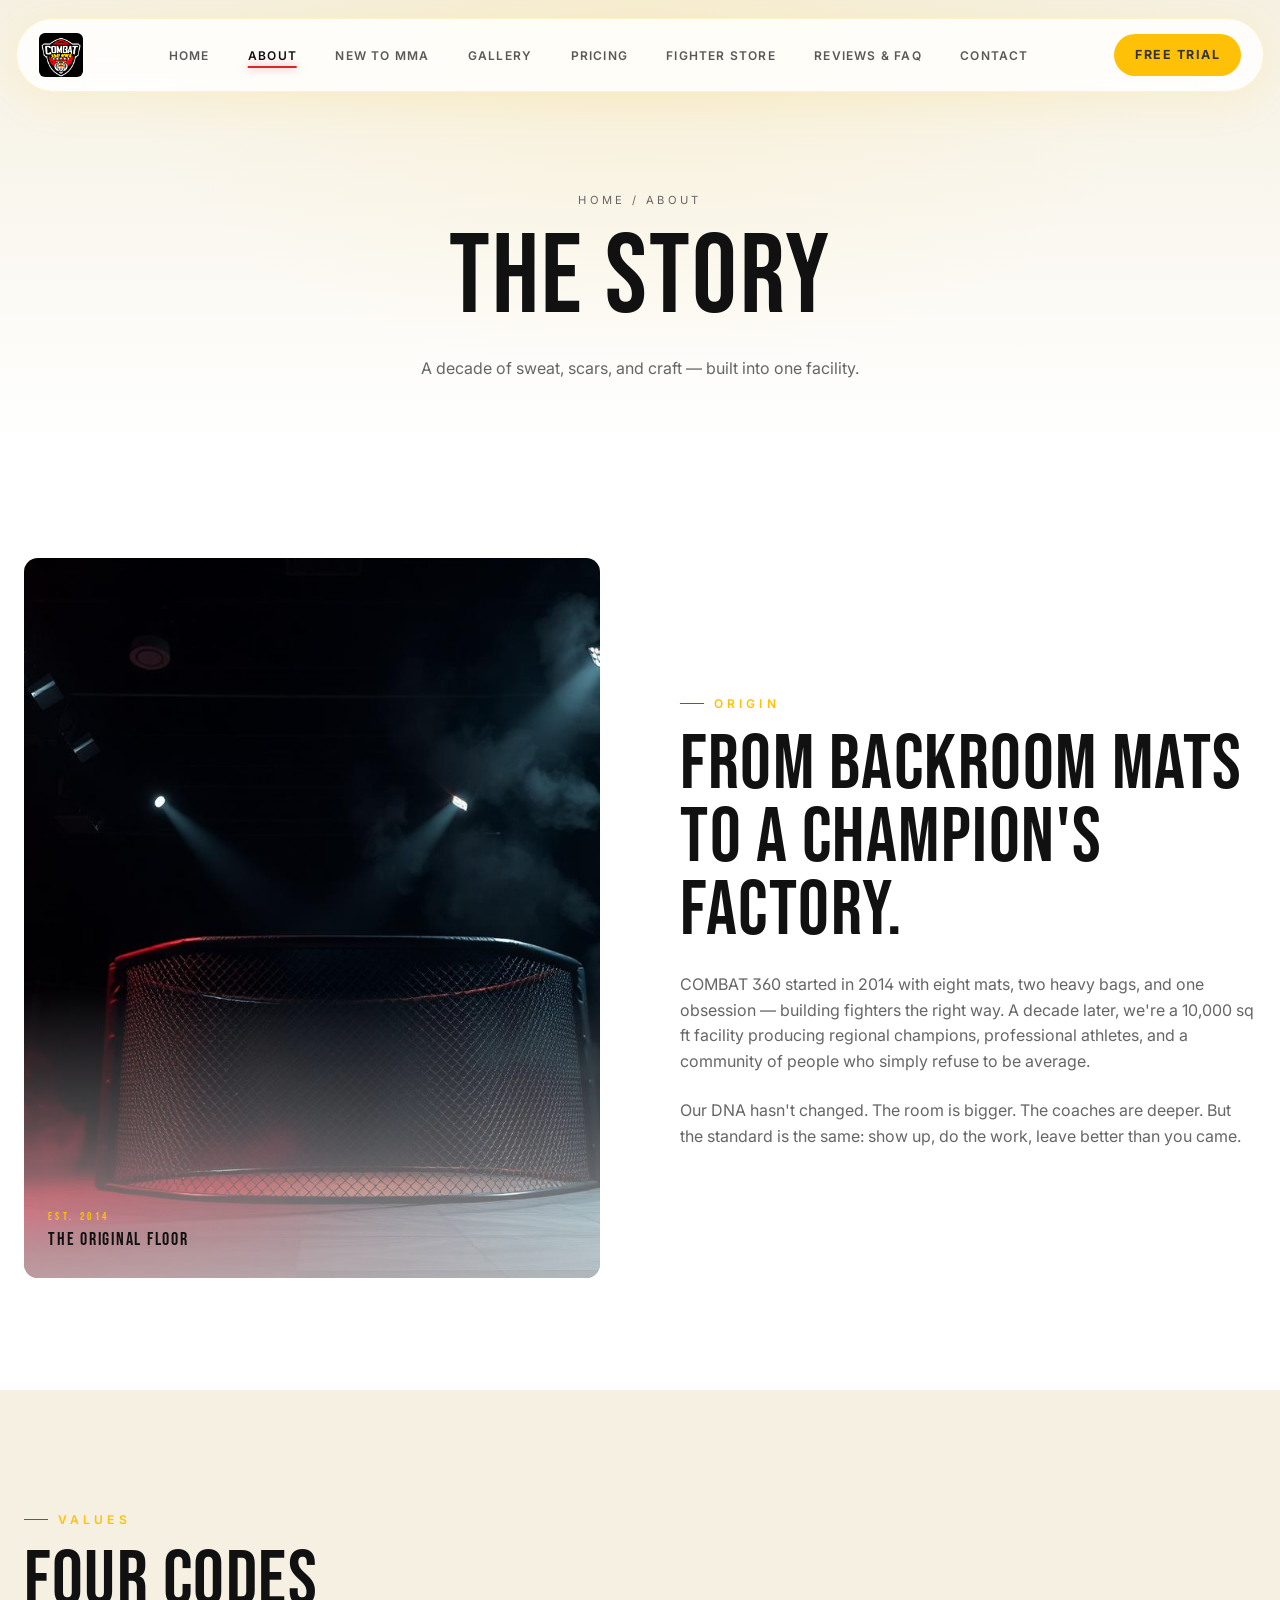
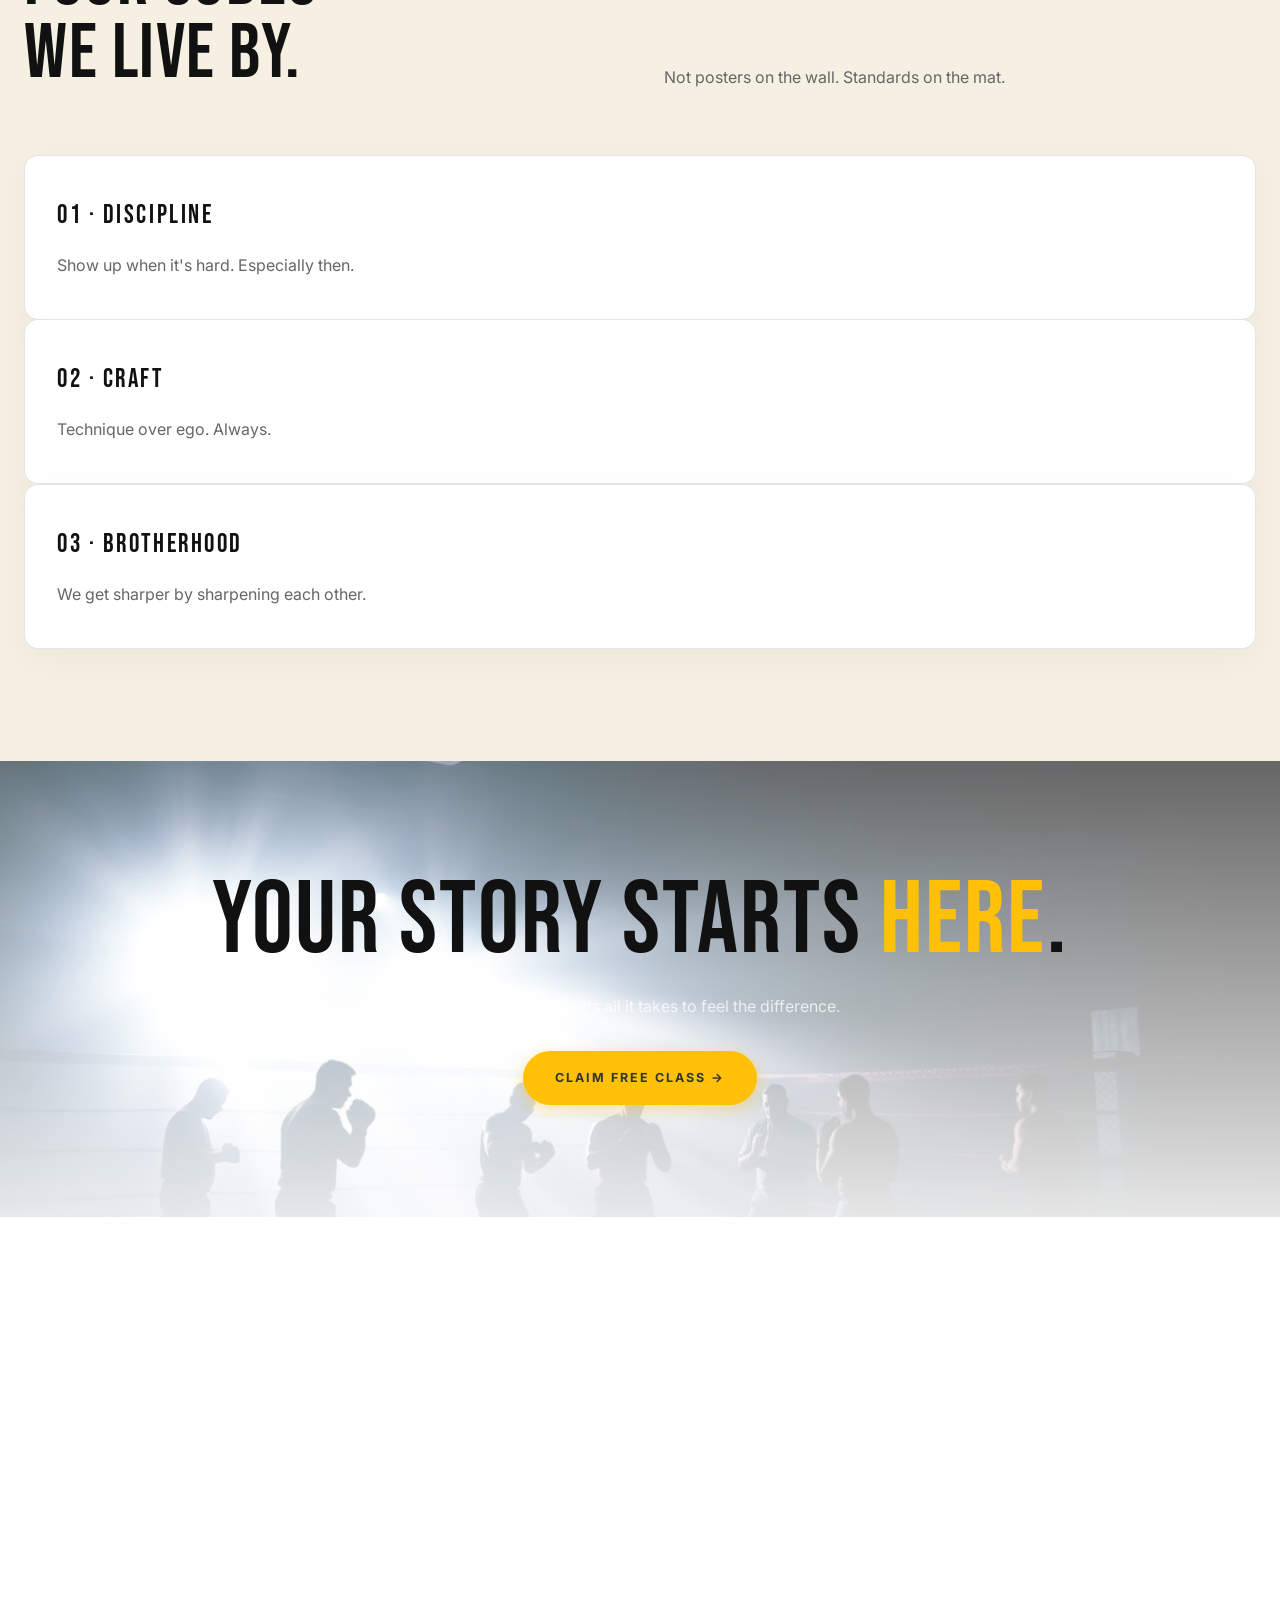
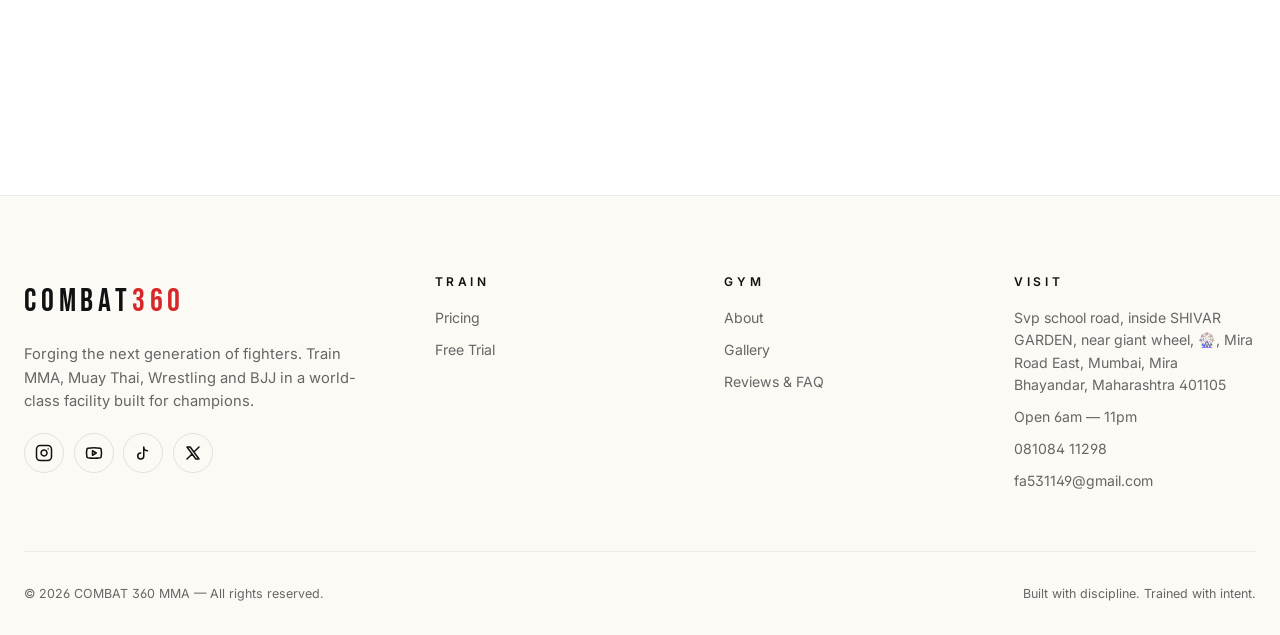
<file: about.html>
<!DOCTYPE html>
<html lang="en">
<head>
<meta charset="UTF-8" />
<meta name="viewport" content="width=device-width, initial-scale=1, maximum-scale=5" />
<meta name="theme-color" content="#0a0a0a" />
<title>About — COMBAT 360 MMA</title>
<meta name="description" content="A decade of MMA coaching excellence. Learn the COMBAT 360 story, values and facility." />
<meta property="og:title" content="About — COMBAT 360 MMA" />
<meta property="og:description" content="A decade of MMA coaching excellence. Learn the COMBAT 360 story, values and facility." />
<meta property="og:type" content="website" />
<link rel="preconnect" href="https://fonts.googleapis.com" />
<link rel="preconnect" href="https://fonts.gstatic.com" crossorigin />
<link href="https://fonts.googleapis.com/css2?family=Bebas+Neue&family=Inter:wght@300;400;500;600;700&display=swap" rel="stylesheet" />
<link
  rel="stylesheet"
  href="https://cdn.jsdelivr.net/npm/swiper@11/swiper-bundle.min.css"
/>
<link rel="stylesheet" href="css/style.css" />
</head>
<body>

<nav class="nav">
  <a href="index.html" class="nav-logo">
    <img src="assets/images/logo.jpg" alt="COMBAT 360 MMA">
  </a>
  <ul class="nav-links">
    <li><a href="index.html">Home</a></li>
    <li><a href="about.html">About</a></li>
    <li><a href="new-to-mma.html">New to MMA</a></li>
    <li><a href="gallery.html">Gallery</a></li>
    <li><a href="pricing.html">Pricing</a></li>
    <li><a href="fight-store.html">Fighter Store</a></li>
    <li><a href="reviews-faq.html">Reviews & FAQ</a></li>
    <li><a href="contact.html">Contact</a></li>
  </ul>
  <a href="booking.html" class="nav-cta">Free Trial</a>
  <button class="hamburger" aria-label="Menu"><span></span><span></span><span></span></button>
</nav>

<div class="mobile-menu">
  <ul>
    <li><a href="index.html">Home</a></li>
    <li><a href="about.html">About</a></li>
    <li><a href="new-to-mma.html">New to MMA</a></li>
    <li><a href="gallery.html">Gallery</a></li>
    <li><a href="pricing.html">Pricing</a></li>
    <li><a href="fight-store.html">Fighter Store</a></li>
    <li><a href="reviews-faq.html">Reviews & FAQ</a></li>
    <li><a href="contact.html">Contact</a></li>
    <li><a href="booking.html">Free Trial →</a></li>
  </ul>
</div>

<a href="booking.html" class="float-cta">Book Free Trial →</a>
<header class="page-head">
  <div class="container">
    <div class="crumbs"><a href="index.html">Home</a> / About</div>
    <h1>The Story</h1>
    <p class="muted reveal" style="max-width:580px;margin:1.5rem auto 0">A decade of sweat, scars, and craft — built into one facility.</p>
  </div>
</header>

<section>
  <div class="container">
    <div class="split">
      <div class="split-img reveal">
        <img src="assets/images/gym-interior.jpg" alt="Gym interior" />
        <div class="badge">
          <small>Est. 2014</small>
          The Original Floor
        </div>
      </div>
      <div class="reveal">
        <div class="eyebrow">Origin</div>
        <h2>From Backroom Mats To A Champion's Factory.</h2>
        <p class="muted" style="margin: 1.5rem 0;">
          COMBAT 360 started in 2014 with eight mats, two heavy bags, and one obsession — building fighters the right way. 
          A decade later, we're a 10,000 sq ft facility producing regional champions, professional athletes, and a community 
          of people who simply refuse to be average.
        </p>
        <p class="muted">
          Our DNA hasn't changed. The room is bigger. The coaches are deeper. But the standard is the same: 
          show up, do the work, leave better than you came.
        </p>
      </div>
    </div>
  </div>
</section>

<section style="background: var(--black-3);">
  <div class="container">
    <div class="section-head">
      <div class="reveal">
        <div class="eyebrow">Values</div>
        <h2>Four Codes<br />We Live By.</h2>
      </div>
      <p class="reveal">Not posters on the wall. Standards on the mat.</p>
    </div>

    <div class="programs-grid reveal-stagger">
      <div class="price-card">
        <div class="tier">01 · Discipline</div>
        <p class="muted" style="margin-top: 1rem;">
          Show up when it's hard. Especially then.
        </p>
      </div>

      <div class="price-card">
        <div class="tier">02 · Craft</div>
        <p class="muted" style="margin-top: 1rem;">
          Technique over ego. Always.
        </p>
      </div>

      <div class="price-card">
        <div class="tier">03 · Brotherhood</div>
        <p class="muted" style="margin-top: 1rem;">
          We get sharper by sharpening each other.
        </p>
      </div>
    </div>
  </div>
</section>

<section class="cta-banner">
  <div class="container">
    <h2 class="reveal">Your Story Starts <em>Here</em>.</h2>
    <p class="reveal" style="max-width:520px;margin:1.5rem auto 2rem;color:rgba(255,255,255,.75)">One free class. That's all it takes to feel the difference.</p>
    <a href="booking.html" class="btn btn-primary reveal">Claim Free Class →</a>
  </div>
</section>

<!-- Map Section -->
<section style="padding: 4rem 0; line-height: 0; position: relative;">
  <div class="reveal" style="width: 100%; height: 450px; overflow: hidden; position: relative;">
    <a href="https://www.google.com/maps?q=COMBAT+360+MMA+Mira+Road+East+Mumbai" target="_blank" aria-label="Open directions in Google Maps" style="display: block; width: 100%; height: 100%;">
      <div style="position: absolute; inset: 0; z-index: 5; cursor: pointer;"></div>
      <iframe src="https://www.google.com/maps/embed?pb=!1m23!1m12!1m3!1d15062.175829860036!2d72.8633633!3d19.3021884!2m3!1f0!2f0!3f0!3m2!1i1024!2i768!4f13.1!4m8!3e6!4m0!4m5!1s0x3be7b1140842f2b1%3A0xf87c37d9b6e68629!2sCOMBAT%20360%20MMA%2C%20Svp%20school%20road%2C%20inside%20SHIVAR%20GARDEN%2C%20near%20giant%20wheel%2C%20%F0%9F%8E%A1%2C%20Mira%20Road%20East%2C%20Mumbai%2C%20Mira%20Bhayandar%2C%20Maharashtra%20401105!3m2!1d19.289479999999998!2d72.8669812!5e0!3m2!1sen!2sin!4v1778427799899!5m2!1sen!2sin" width="100%" height="100%" style="border:0;" allowfullscreen="" loading="lazy" referrerpolicy="no-referrer-when-downgrade"></iframe>
    </a>
  </div>
</section>

<footer>
  <div class="container">
    <div class="foot-grid">
      <div>
        <div class="foot-brand">COMBAT<span>360</span></div>
        <p class="muted" style="max-width:340px;font-size:.92rem">Forging the next generation of fighters. Train MMA, Muay Thai, Wrestling and BJJ in a world-class facility built for champions.</p>
        <div class="socials">
          <a href="YOUR_INSTAGRAM_LINK" aria-label="Instagram">
            <svg xmlns="http://www.w3.org/2000/svg" width="24" height="24" viewBox="0 0 24 24" fill="none" stroke="currentColor" stroke-width="2" stroke-linecap="round" stroke-linejoin="round"><rect width="20" height="20" x="2" y="2" rx="5" ry="5"/><path d="M16 11.37A4 4 0 1 1 12.63 8 4 4 0 0 1 16 11.37z"/><line x1="17.5" x2="17.51" y1="6.5" y2="6.5"/></svg>
          </a>
          <a href="YOUR_YOUTUBE_LINK" aria-label="YouTube">
            <svg xmlns="http://www.w3.org/2000/svg" width="24" height="24" viewBox="0 0 24 24" fill="none" stroke="currentColor" stroke-width="2" stroke-linecap="round" stroke-linejoin="round"><path d="M2.5 17a24.12 24.12 0 0 1 0-10 2 2 0 0 1 1.4-1.4 49.56 49.56 0 0 1 16.2 0A2 2 0 0 1 21.5 7a24.12 24.12 0 0 1 0 10 2 2 0 0 1-1.4 1.4 49.55 49.55 0 0 1-16.2 0A2 2 0 0 1 2.5 17"/><path d="m10 15 5-3-5-3z"/></svg>
          </a>
          <a href="#" aria-label="TikTok">
            <svg xmlns="http://www.w3.org/2000/svg" width="24" height="24" viewBox="0 0 24 24" fill="none" stroke="currentColor" stroke-width="2" stroke-linecap="round" stroke-linejoin="round"><path d="M9 12a4 4 0 1 0 4 4V4a5 5 0 0 0 5 5"></path></svg>
          </a>
          <a href="#" aria-label="X">
            <svg xmlns="http://www.w3.org/2000/svg" width="24" height="24" viewBox="0 0 24 24" fill="none" stroke="currentColor" stroke-width="2" stroke-linecap="round" stroke-linejoin="round"><path d="M4 4l11.733 16h4.267l-11.733-16zM4 20l6.768-6.768M13.232 10.768l6.768-6.768"></path></svg>
          </a>
        </div>
      </div>
      <div class="foot-col">
        <h4>Train</h4>
        <ul>
          <li><a href="pricing.html">Pricing</a></li>
          <li><a href="booking.html">Free Trial</a></li>
        </ul>
      </div>
      <div class="foot-col">
        <h4>Gym</h4>
        <ul>
          <li><a href="about.html">About</a></li>
          <li><a href="gallery.html">Gallery</a></li>
          <li><a href="reviews-faq.html">Reviews & FAQ</a></li>
        </ul>
      </div>
      <div class="foot-col">
        <h4>Visit</h4>
        <ul>
          <li>
            Svp school road, inside SHIVAR GARDEN, near giant wheel, 🎡, 
            Mira Road East, Mumbai, Mira Bhayandar, Maharashtra 401105
          </li>
          <li>Open 6am — 11pm</li>
          <li>081084 11298</li>
          <li>
            <a 
              href="mailto:fa531149@gmail.com" 
              style="text-transform: lowercase; color: var(--gray);"
              onmouseover="this.style.color='var(--white)'"
              onmouseout="this.style.color='var(--gray)'"
            >
              fa531149@gmail.com
            </a>
          </li>
        </ul>
      </div>
    </div>
    <div class="foot-bottom">
      <span>© <span id="year"></span> COMBAT 360 MMA — All rights reserved.</span>
      <span>Built with discipline. Trained with intent.</span>
    </div>
  </div>
</footer>

<script src="https://cdn.jsdelivr.net/npm/swiper@11/swiper-bundle.min.js"></script>
<script src="js/main.js"></script>
</body>
</html>
</file>
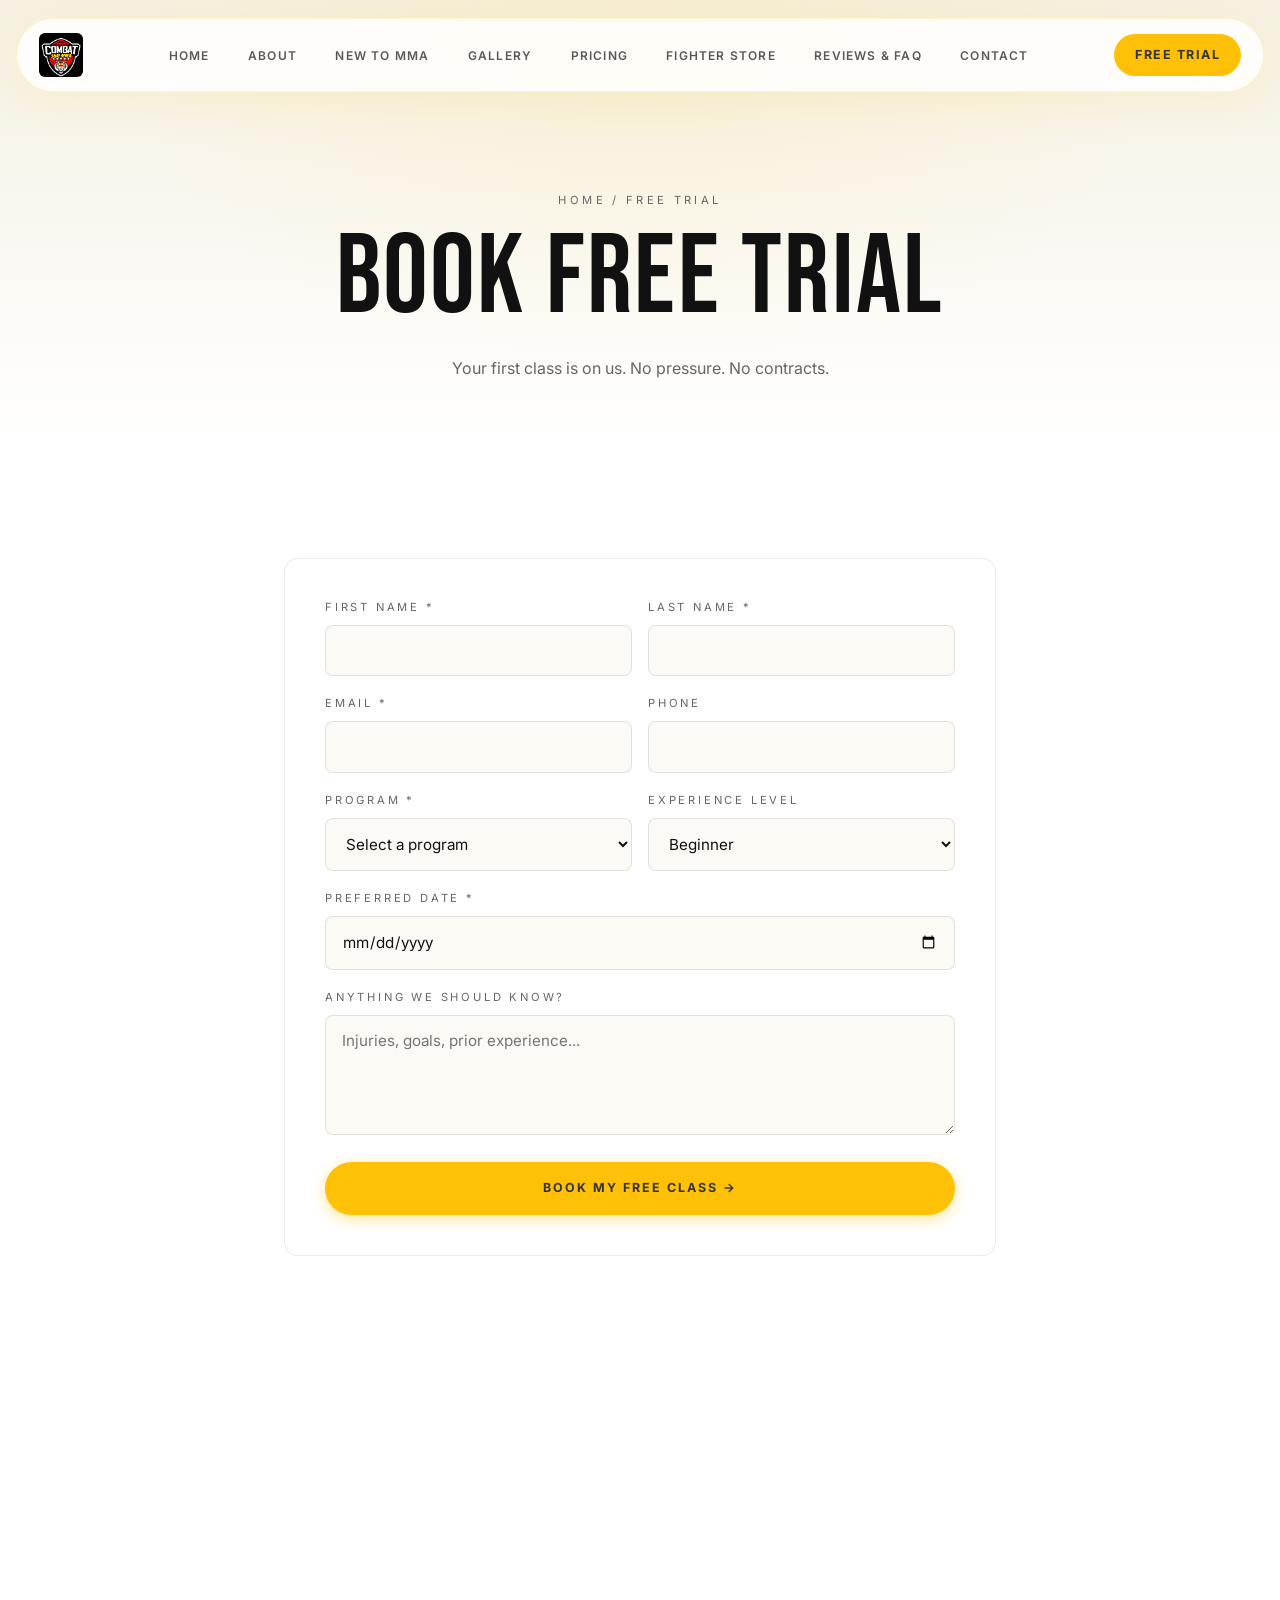
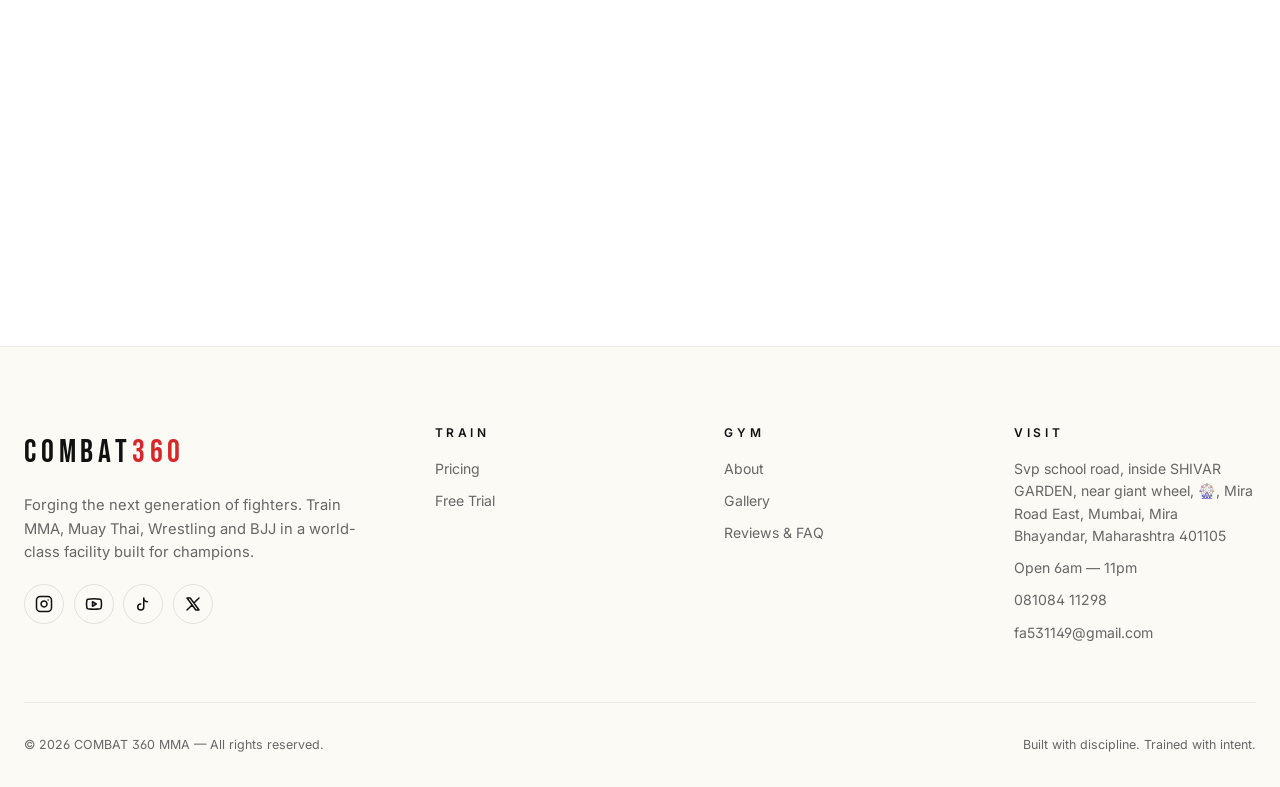
<file: booking.html>
<!DOCTYPE html>
<html lang="en">
<head>
<meta charset="UTF-8" />
<meta name="viewport" content="width=device-width, initial-scale=1, maximum-scale=5" />
<meta name="theme-color" content="#0a0a0a" />
<title>Book A Free Trial — COMBAT 360 MMA</title>
<meta name="description" content="Reserve your free trial class at COMBAT 360 MMA. Choose your program, date and we'll see you on the mat." />
<meta property="og:title" content="Book A Free Trial — COMBAT 360 MMA" />
<meta property="og:description" content="Reserve your free trial class at COMBAT 360 MMA. Choose your program, date and we'll see you on the mat." />
<meta property="og:type" content="website" />
<link rel="preconnect" href="https://fonts.googleapis.com" />
<link rel="preconnect" href="https://fonts.gstatic.com" crossorigin />
<link href="https://fonts.googleapis.com/css2?family=Bebas+Neue&family=Inter:wght@300;400;500;600;700&display=swap" rel="stylesheet" />
<link rel="stylesheet" href="https://cdn.jsdelivr.net/npm/swiper@11/swiper-bundle.min.css" />
<link rel="stylesheet" href="css/style.css" />
</head>
<body>

<nav class="nav">
  <a href="index.html" class="nav-logo">
    <img src="assets/images/logo.jpg" alt="COMBAT 360 MMA">
  </a>
  <ul class="nav-links">
    <li><a href="index.html">Home</a></li>
    <li><a href="about.html">About</a></li>
    <li><a href="new-to-mma.html">New to MMA</a></li>
    <li><a href="gallery.html">Gallery</a></li>
    <li><a href="pricing.html">Pricing</a></li>
    <li><a href="fight-store.html">Fighter Store</a></li>
    <li><a href="reviews-faq.html">Reviews & FAQ</a></li>
    <li><a href="contact.html">Contact</a></li>
  </ul>
  <a href="booking.html" class="nav-cta">Free Trial</a>
  <button class="hamburger" aria-label="Menu"><span></span><span></span><span></span></button>
</nav>

<div class="mobile-menu">
  <ul>
    <li><a href="index.html">Home</a></li>
    <li><a href="about.html">About</a></li>
    <li><a href="new-to-mma.html">New to MMA</a></li>
    <li><a href="gallery.html">Gallery</a></li>
    <li><a href="pricing.html">Pricing</a></li>
    <li><a href="fight-store.html">Fighter Store</a></li>
    <li><a href="reviews-faq.html">Reviews & FAQ</a></li>
    <li><a href="contact.html">Contact</a></li>
    <li><a href="booking.html">Free Trial →</a></li>
  </ul>
</div>

<a href="booking.html" class="float-cta">Book Free Trial →</a>
<header class="page-head">
  <div class="container">
    <div class="crumbs"><a href="index.html">Home</a> / Free Trial</div>
    <h1>Book Free Trial</h1>
    <p class="muted reveal" style="max-width:580px;margin:1.5rem auto 0">Your first class is on us. No pressure. No contracts.</p>
  </div>
</header>

<section>
  <div class="container" style="max-width:760px">
    <div class="form-card reveal">
      <form id="bookingForm" novalidate>
        <div class="form-row">
          <div class="field">
            <label>First Name *</label>
            <input type="text" name="first" data-required />
            <span class="err-msg">Required</span>
          </div>
          <div class="field">
            <label>Last Name *</label>
            <input type="text" name="last" data-required />
            <span class="err-msg">Required</span>
          </div>
        </div>
        <div class="form-row">
          <div class="field">
            <label>Email *</label>
            <input type="email" name="email" data-required />
            <span class="err-msg">Valid email required</span>
          </div>
          <div class="field">
            <label>Phone</label>
            <input type="tel" name="phone" />
          </div>
        </div>
        <div class="form-row">
          <div class="field">
            <label>Program *</label>
            <select name="program" data-required>
              <option value="">Select a program</option>
              <option>MMA</option><option>Muay Thai</option><option>Wrestling</option>
              <option>BJJ</option><option>Strength & Conditioning</option>
              <option>Personal Training</option><option>Kids MMA</option>
            </select>
            <span class="err-msg">Required</span>
          </div>
          <div class="field">
            <label>Experience Level</label>
            <select name="level"><option>Beginner</option><option>Intermediate</option><option>Advanced</option><option>Pro</option></select>
          </div>
        </div>
        <div class="field">
          <label>Preferred Date *</label>
          <input type="date" name="date" data-required />
          <span class="err-msg">Required</span>
        </div>
        <div class="field">
          <label>Anything we should know?</label>
          <textarea name="notes" placeholder="Injuries, goals, prior experience..."></textarea>
        </div>
        <button type="submit" class="btn btn-primary" style="width:100%;justify-content:center">Book My Free Class →</button>
      </form>
    </div>
  </div>
</section>

<!-- Map Section -->
<section style="padding: 4rem 0; line-height: 0; position: relative;">
  <div class="reveal" style="width: 100%; height: 450px; overflow: hidden; position: relative;">
    <a href="https://www.google.com/maps?q=COMBAT+360+MMA+Mira+Road+East+Mumbai" target="_blank" aria-label="Open directions in Google Maps" style="display: block; width: 100%; height: 100%;">
      <div style="position: absolute; inset: 0; z-index: 5; cursor: pointer;"></div>
      <iframe src="https://www.google.com/maps/embed?pb=!1m23!1m12!1m3!1d15062.175829860036!2d72.8633633!3d19.3021884!2m3!1f0!2f0!3f0!3m2!1i1024!2i768!4f13.1!4m8!3e6!4m0!4m5!1s0x3be7b1140842f2b1%3A0xf87c37d9b6e68629!2sCOMBAT%20360%20MMA%2C%20Svp%20school%20road%2C%20inside%20SHIVAR%20GARDEN%2C%20near%20giant%20wheel%2C%20%F0%9F%8E%A1%2C%20Mira%20Road%20East%2C%20Mumbai%2C%20Mira%20Bhayandar%2C%20Maharashtra%20401105!3m2!1d19.289479999999998!2d72.8669812!5e0!3m2!1sen!2sin!4v1778427799899!5m2!1sen!2sin" width="100%" height="100%" style="border:0;" allowfullscreen="" loading="lazy" referrerpolicy="no-referrer-when-downgrade"></iframe>
    </a>
  </div>
</section>

<footer>
  <div class="container">
    <div class="foot-grid">
      <div>
        <div class="foot-brand">COMBAT<span>360</span></div>
        <p class="muted" style="max-width:340px;font-size:.92rem">Forging the next generation of fighters. Train MMA, Muay Thai, Wrestling and BJJ in a world-class facility built for champions.</p>
        <div class="socials">
          <a href="YOUR_INSTAGRAM_LINK" aria-label="Instagram">
            <svg xmlns="http://www.w3.org/2000/svg" width="24" height="24" viewBox="0 0 24 24" fill="none" stroke="currentColor" stroke-width="2" stroke-linecap="round" stroke-linejoin="round"><rect width="20" height="20" x="2" y="2" rx="5" ry="5"/><path d="M16 11.37A4 4 0 1 1 12.63 8 4 4 0 0 1 16 11.37z"/><line x1="17.5" x2="17.51" y1="6.5" y2="6.5"/></svg>
          </a>
          <a href="YOUR_YOUTUBE_LINK" aria-label="YouTube">
            <svg xmlns="http://www.w3.org/2000/svg" width="24" height="24" viewBox="0 0 24 24" fill="none" stroke="currentColor" stroke-width="2" stroke-linecap="round" stroke-linejoin="round"><path d="M2.5 17a24.12 24.12 0 0 1 0-10 2 2 0 0 1 1.4-1.4 49.56 49.56 0 0 1 16.2 0A2 2 0 0 1 21.5 7a24.12 24.12 0 0 1 0 10 2 2 0 0 1-1.4 1.4 49.55 49.55 0 0 1-16.2 0A2 2 0 0 1 2.5 17"/><path d="m10 15 5-3-5-3z"/></svg>
          </a>
          <a href="#" aria-label="TikTok">
            <svg xmlns="http://www.w3.org/2000/svg" width="24" height="24" viewBox="0 0 24 24" fill="none" stroke="currentColor" stroke-width="2" stroke-linecap="round" stroke-linejoin="round"><path d="M9 12a4 4 0 1 0 4 4V4a5 5 0 0 0 5 5"></path></svg>
          </a>
          <a href="#" aria-label="X">
            <svg xmlns="http://www.w3.org/2000/svg" width="24" height="24" viewBox="0 0 24 24" fill="none" stroke="currentColor" stroke-width="2" stroke-linecap="round" stroke-linejoin="round"><path d="M4 4l11.733 16h4.267l-11.733-16zM4 20l6.768-6.768M13.232 10.768l6.768-6.768"></path></svg>
          </a>
        </div>
      </div>
      <div class="foot-col">
        <h4>Train</h4>
        <ul>
          <li><a href="pricing.html">Pricing</a></li>
          <li><a href="booking.html">Free Trial</a></li>
        </ul>
      </div>
      <div class="foot-col">
        <h4>Gym</h4>
        <ul>
          <li><a href="about.html">About</a></li>
          <li><a href="gallery.html">Gallery</a></li>
          <li><a href="reviews-faq.html">Reviews & FAQ</a></li>
        </ul>
      </div>
      <div class="foot-col">
        <h4>Visit</h4>
        <ul>
          <li>Svp school road, inside SHIVAR GARDEN, near giant wheel, 🎡, Mira Road East, Mumbai, Mira Bhayandar, Maharashtra 401105</li>
          <li>Open 6am — 11pm</li>
          <li>081084 11298</li>
          <li>fa531149@gmail.com</li>
        </ul>
      </div>
    </div>
    <div class="foot-bottom">
      <span>© <span id="year"></span> COMBAT 360 MMA — All rights reserved.</span>
      <span>Built with discipline. Trained with intent.</span>
    </div>
  </div>
</footer>

<script src="https://cdn.jsdelivr.net/npm/swiper@11/swiper-bundle.min.js"></script>
<script src="js/main.js"></script>
</body>
</html>
</file>
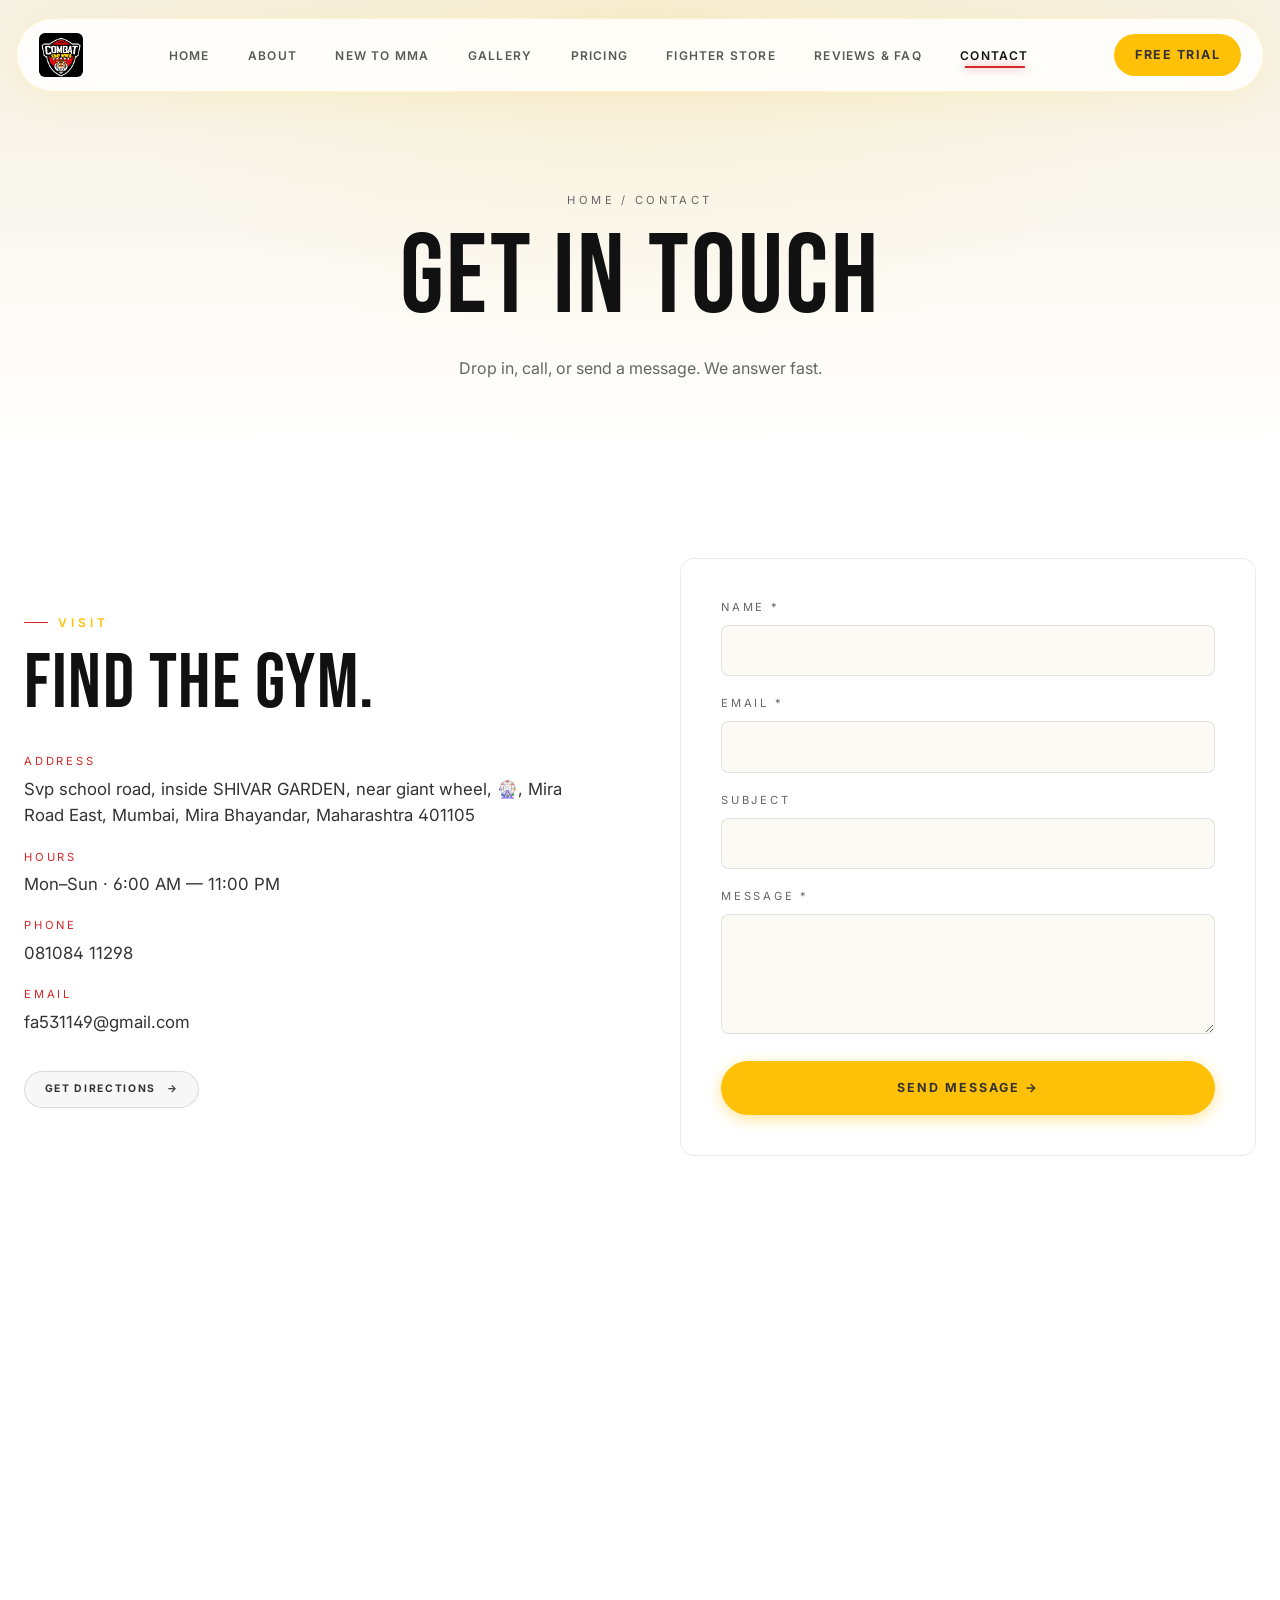
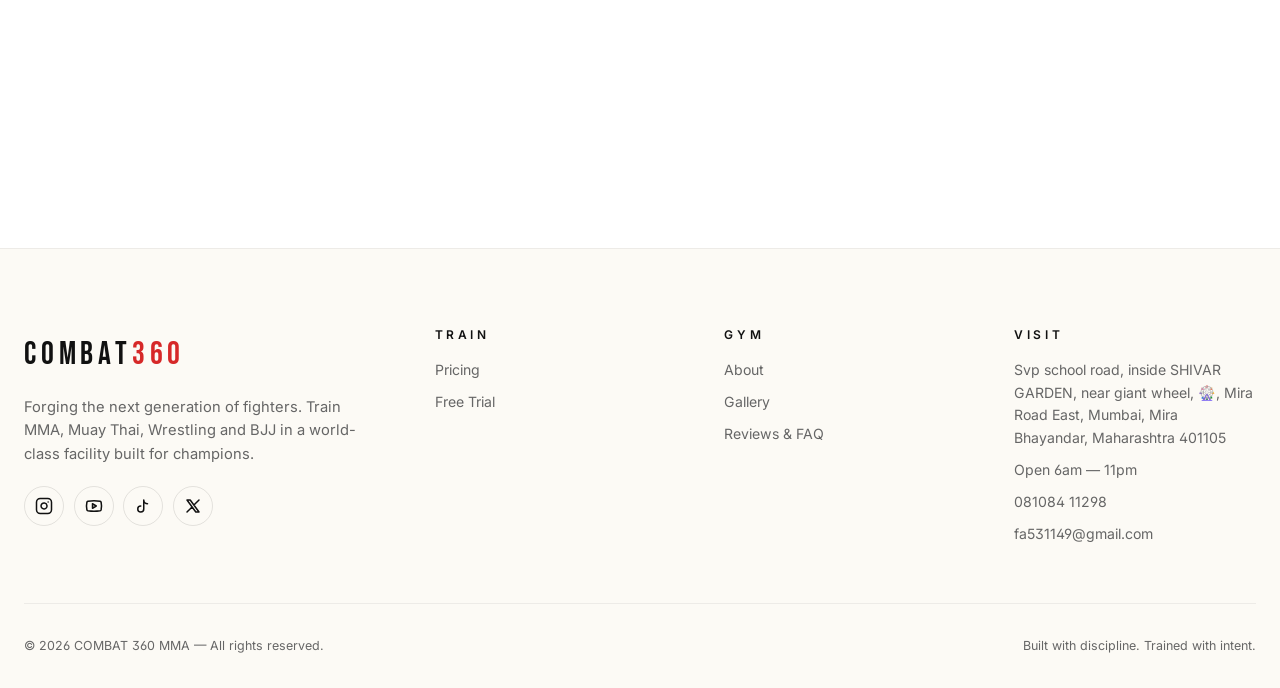
<file: contact.html>
<!DOCTYPE html>
<html lang="en">
<head>
<meta charset="UTF-8" />
<meta name="viewport" content="width=device-width, initial-scale=1, maximum-scale=5" />
<meta name="theme-color" content="#0a0a0a" />
<title>Contact — COMBAT 360 MMA</title>
<meta name="description" content="Visit COMBAT 360 MMA. Address, hours, phone, email and contact form." />
<meta property="og:title" content="Contact — COMBAT 360 MMA" />
<meta property="og:description" content="Visit COMBAT 360 MMA. Address, hours, phone, email and contact form." />
<meta property="og:type" content="website" />
<link rel="preconnect" href="https://fonts.googleapis.com" />
<link rel="preconnect" href="https://fonts.gstatic.com" crossorigin />
<link href="https://fonts.googleapis.com/css2?family=Bebas+Neue&family=Inter:wght@300;400;500;600;700&display=swap" rel="stylesheet" />
<link rel="stylesheet" href="https://cdn.jsdelivr.net/npm/swiper@11/swiper-bundle.min.css" />
<link rel="stylesheet" href="css/style.css" />
</head>
<body>

<nav class="nav">
  <a href="index.html" class="nav-logo">
    <img src="assets/images/logo.jpg" alt="COMBAT 360 MMA">
  </a>
  <ul class="nav-links">
    <li><a href="index.html">Home</a></li>
    <li><a href="about.html">About</a></li>
    <li><a href="new-to-mma.html">New to MMA</a></li>
    <li><a href="gallery.html">Gallery</a></li>
    <li><a href="pricing.html">Pricing</a></li>
    <li><a href="fight-store.html">Fighter Store</a></li>
    <li><a href="reviews-faq.html">Reviews & FAQ</a></li>
    <li><a href="contact.html">Contact</a></li>
  </ul>
  <a href="booking.html" class="nav-cta">Free Trial</a>
  <button class="hamburger" aria-label="Menu"><span></span><span></span><span></span></button>
</nav>

<div class="mobile-menu">
  <ul>
    <li><a href="index.html">Home</a></li>
    <li><a href="about.html">About</a></li>
    <li><a href="new-to-mma.html">New to MMA</a></li>
    <li><a href="gallery.html">Gallery</a></li>
    <li><a href="pricing.html">Pricing</a></li>
    <li><a href="fight-store.html">Fighter Store</a></li>
    <li><a href="reviews-faq.html">Reviews & FAQ</a></li>
    <li><a href="contact.html">Contact</a></li>
    <li><a href="booking.html">Free Trial →</a></li>
  </ul>
</div>

<a href="booking.html" class="float-cta">Book Free Trial →</a>
<header class="page-head">
  <div class="container">
    <div class="crumbs"><a href="index.html">Home</a> / Contact</div>
    <h1>Get In Touch</h1>
    <p class="muted reveal" style="max-width:580px;margin:1.5rem auto 0">Drop in, call, or send a message. We answer fast.</p>
  </div>
</header>

<section>
  <div class="container">
    <div class="split">
      <div class="reveal">
        <div class="eyebrow">Visit</div>
        <h2>Find The Gym.</h2>
        <ul style="list-style:none;margin-top:2rem"> 
          <li style="margin-bottom:1.2rem"><div class="muted" style="font-size:.7rem;letter-spacing:.25em;text-transform:uppercase;color:var(--blood)">Address</div><div style="font-size:1.05rem;margin-top:.3rem">Svp school road, inside SHIVAR GARDEN, near giant wheel, 🎡, Mira Road East, Mumbai, Mira Bhayandar, Maharashtra 401105</div></li>
          <li style="margin-bottom:1.2rem"><div class="muted" style="font-size:.7rem;letter-spacing:.25em;text-transform:uppercase;color:var(--blood)">Hours</div><div style="font-size:1.05rem;margin-top:.3rem">Mon–Sun · 6:00 AM — 11:00 PM</div></li> 
          <li style="margin-bottom:1.2rem"><div class="muted" style="font-size:.7rem;letter-spacing:.25em;text-transform:uppercase;color:var(--blood)">Phone</div><div style="font-size:1.05rem;margin-top:.3rem">081084 11298</div></li>
          <li style="margin-bottom:1.2rem"><div class="muted" style="font-size:.7rem;letter-spacing:.25em;text-transform:uppercase;color:var(--blood)">Email</div><div style="font-size:1.05rem;margin-top:.3rem">fa531149@gmail.com</div></li>
          <li><a href="https://www.google.com/maps?q=COMBAT+360+MMA+Mira+Road+East+Mumbai" target="_blank" class="btn btn-ghost" style="padding:.6rem 1.2rem;font-size:.65rem;margin-top:1rem">Get Directions <span class="arrow">→</span></a></li>
        </ul>
      </div>
      <div class="form-card reveal">
        <form id="bookingForm" novalidate>
          <div class="field"><label>Name *</label><input type="text" name="name" data-required /><span class="err-msg">Required</span></div>
          <div class="field"><label>Email *</label><input type="email" name="email" data-required /><span class="err-msg">Valid email required</span></div>
          <div class="field"><label>Subject</label><input type="text" name="subject" /></div>
          <div class="field"><label>Message *</label><textarea name="message" data-required></textarea><span class="err-msg">Required</span></div>
          <button type="submit" class="btn btn-primary" style="width:100%;justify-content:center">Send Message →</button>
        </form>
      </div>
    </div>
  </div>
</section>
<section style="padding: 4rem 0">
  <div class="container">
    <div class="reveal" style="border-radius:var(--radius); overflow:hidden; border:1px solid rgba(255,255,255,.08); line-height:0; position: relative;">
      <a href="https://www.google.com/maps?q=COMBAT+360+MMA+Mira+Road+East+Mumbai" target="_blank" aria-label="Open directions in Google Maps" style="display: block; width: 100%; height: 450px;">
        <div style="position: absolute; inset: 0; z-index: 5; cursor: pointer;"></div>
        <iframe src="https://www.google.com/maps/embed?pb=!1m23!1m12!1m3!1d15062.175829860036!2d72.8633633!3d19.3021884!2m3!1f0!2f0!3f0!3m2!1i1024!2i768!4f13.1!4m8!3e6!4m0!4m5!1s0x3be7b1140842f2b1%3A0xf87c37d9b6e68629!2sCOMBAT%20360%20MMA%2C%20Svp%20school%20road%2C%20inside%20SHIVAR%20GARDEN%2C%20near%20giant%20wheel%2C%20%F0%9F%8E%A1%2C%20Mira%20Road%20East%2C%20Mumbai%2C%20Mira%20Bhayandar%2C%20Maharashtra%20401105!3m2!1d19.289479999999998!2d72.8669812!5e0!3m2!1sen!2sin!4v1778427799899!5m2!1sen!2sin" width="100%" height="450" style="border:0;" allowfullscreen="" loading="lazy" referrerpolicy="no-referrer-when-downgrade"></iframe>
      </a>
    </div>
  </div>
</section>
<footer>
  <div class="container">
    <div class="foot-grid">
      <div>
        <div class="foot-brand">COMBAT<span>360</span></div>
        <p class="muted" style="max-width:340px;font-size:.92rem">Forging the next generation of fighters. Train MMA, Muay Thai, Wrestling and BJJ in a world-class facility built for champions.</p>
        <div class="socials">
          <a href="YOUR_INSTAGRAM_LINK" aria-label="Instagram">
            <svg xmlns="http://www.w3.org/2000/svg" width="24" height="24" viewBox="0 0 24 24" fill="none" stroke="currentColor" stroke-width="2" stroke-linecap="round" stroke-linejoin="round"><rect width="20" height="20" x="2" y="2" rx="5" ry="5"/><path d="M16 11.37A4 4 0 1 1 12.63 8 4 4 0 0 1 16 11.37z"/><line x1="17.5" x2="17.51" y1="6.5" y2="6.5"/></svg>
          </a>
          <a href="YOUR_YOUTUBE_LINK" aria-label="YouTube">
            <svg xmlns="http://www.w3.org/2000/svg" width="24" height="24" viewBox="0 0 24 24" fill="none" stroke="currentColor" stroke-width="2" stroke-linecap="round" stroke-linejoin="round"><path d="M2.5 17a24.12 24.12 0 0 1 0-10 2 2 0 0 1 1.4-1.4 49.56 49.56 0 0 1 16.2 0A2 2 0 0 1 21.5 7a24.12 24.12 0 0 1 0 10 2 2 0 0 1-1.4 1.4 49.55 49.55 0 0 1-16.2 0A2 2 0 0 1 2.5 17"/><path d="m10 15 5-3-5-3z"/></svg>
          </a>
          <a href="#" aria-label="TikTok">
            <svg xmlns="http://www.w3.org/2000/svg" width="24" height="24" viewBox="0 0 24 24" fill="none" stroke="currentColor" stroke-width="2" stroke-linecap="round" stroke-linejoin="round"><path d="M9 12a4 4 0 1 0 4 4V4a5 5 0 0 0 5 5"></path></svg>
          </a>
          <a href="#" aria-label="X">
            <svg xmlns="http://www.w3.org/2000/svg" width="24" height="24" viewBox="0 0 24 24" fill="none" stroke="currentColor" stroke-width="2" stroke-linecap="round" stroke-linejoin="round"><path d="M4 4l11.733 16h4.267l-11.733-16zM4 20l6.768-6.768M13.232 10.768l6.768-6.768"></path></svg>
          </a>
        </div>
      </div>
      <div class="foot-col">
        <h4>Train</h4>
        <ul>
          <li><a href="pricing.html">Pricing</a></li>
          <li><a href="booking.html">Free Trial</a></li>
        </ul>
      </div>
      <div class="foot-col">
        <h4>Gym</h4>
        <ul>
          <li><a href="about.html">About</a></li>
          <li><a href="gallery.html">Gallery</a></li>
          <li><a href="reviews-faq.html">Reviews & FAQ</a></li>
        </ul>
      </div>
      <div class="foot-col">
        <h4>Visit</h4>
        <ul>
          <li>Svp school road, inside SHIVAR GARDEN, near giant wheel, 🎡, Mira Road East, Mumbai, Mira Bhayandar, Maharashtra 401105</li>
          <li>Open 6am — 11pm</li>
          <li>081084 11298</li>
          <li>fa531149@gmail.com</li>
        </ul>
      </div>
    </div>
    <div class="foot-bottom">
      <span>© <span id="year"></span> COMBAT 360 MMA — All rights reserved.</span>
      <span>Built with discipline. Trained with intent.</span>
    </div>
  </div>
</footer>

<script src="https://cdn.jsdelivr.net/npm/swiper@11/swiper-bundle.min.js"></script>
<script src="js/main.js"></script>
</body>
</html>
</file>
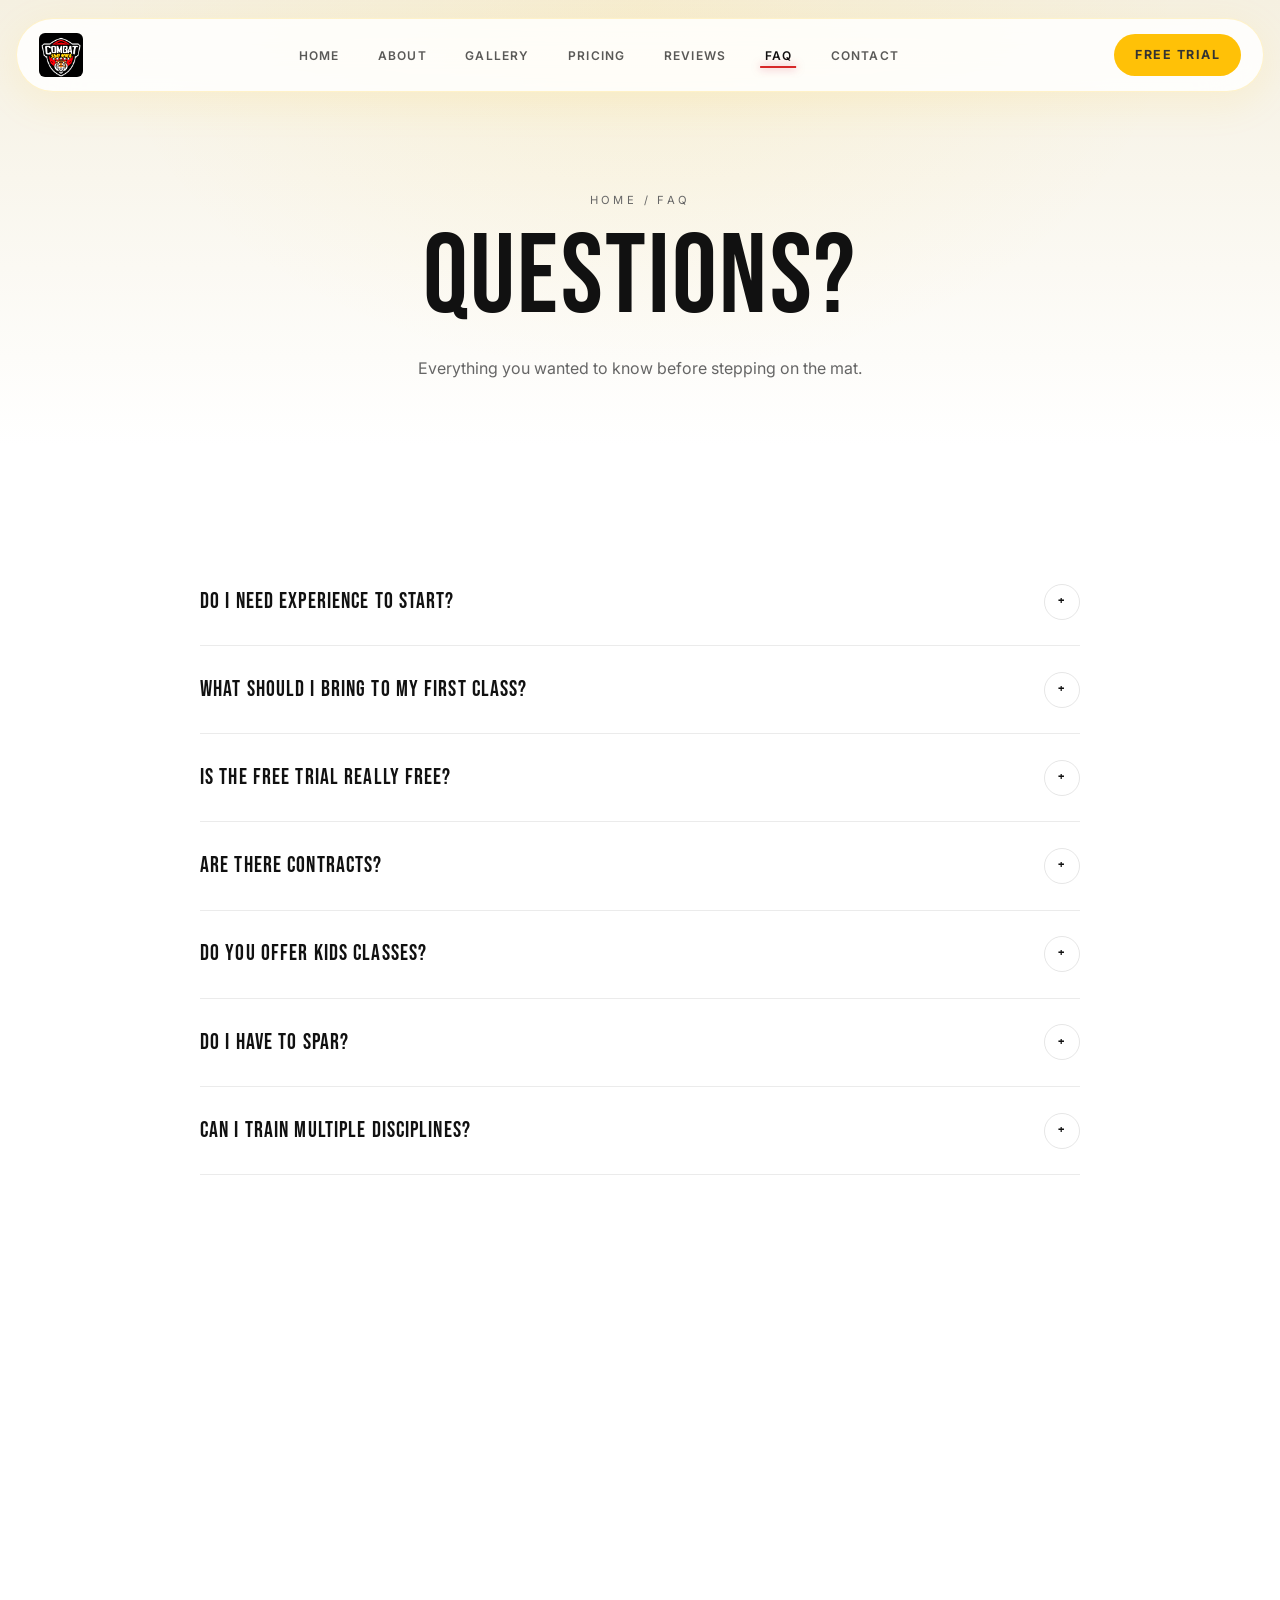
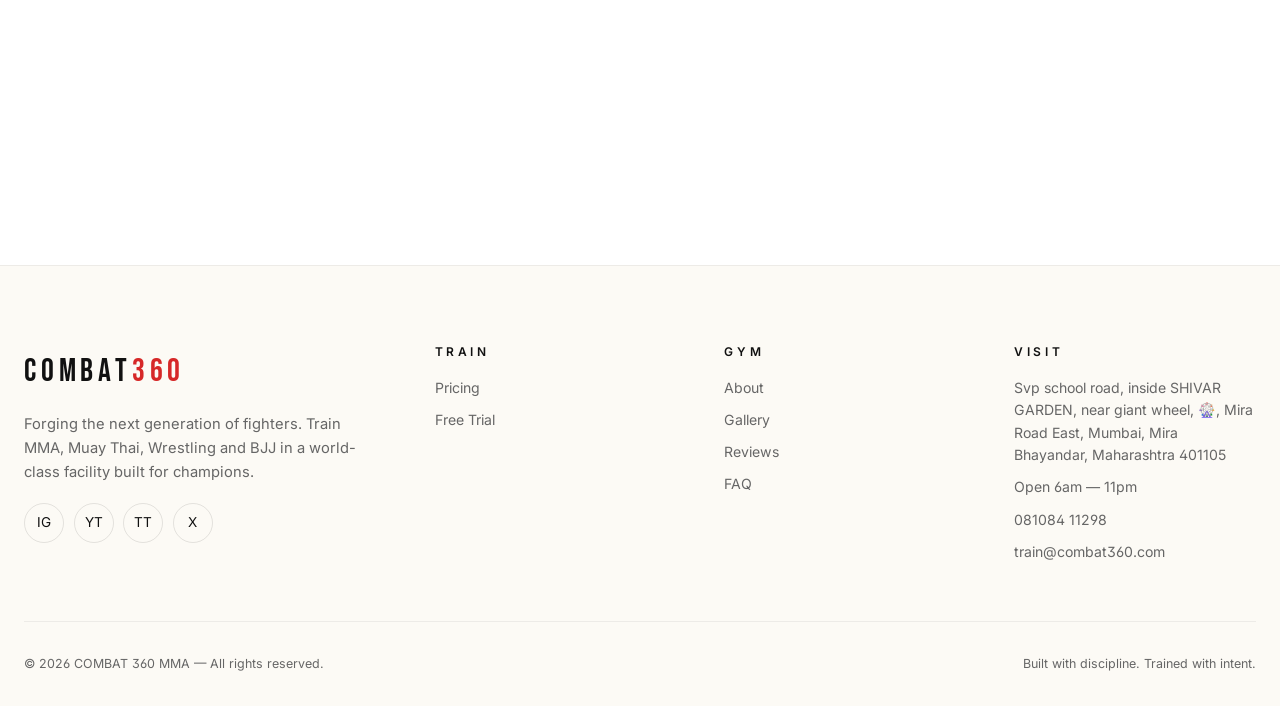
<file: faq.html>
<!DOCTYPE html>
<html lang="en">
<head>
<meta charset="UTF-8" />
<meta name="viewport" content="width=device-width, initial-scale=1, maximum-scale=5" />
<meta name="theme-color" content="#0a0a0a" />
<title>FAQ — COMBAT 360 MMA</title>
<meta name="description" content="Frequently asked questions about training, memberships, and getting started at COMBAT 360." />
<meta property="og:title" content="FAQ — COMBAT 360 MMA" />
<meta property="og:description" content="Frequently asked questions about training, memberships, and getting started at COMBAT 360." />
<meta property="og:type" content="website" />
<link rel="preconnect" href="https://fonts.googleapis.com" />
<link rel="preconnect" href="https://fonts.gstatic.com" crossorigin />
<link href="https://fonts.googleapis.com/css2?family=Bebas+Neue&family=Inter:wght@300;400;500;600;700&display=swap" rel="stylesheet" />
<link rel="stylesheet" href="https://cdn.jsdelivr.net/npm/swiper@11/swiper-bundle.min.css" />
<link rel="stylesheet" href="css/style.css" />
</head>
<body>

<nav class="nav">
  <a href="index.html" class="nav-logo">
    <img src="assets/images/logo.jpg" alt="COMBAT 360 MMA">
  </a>
  <ul class="nav-links">
    <li><a href="index.html">Home</a></li>
    <li><a href="about.html">About</a></li>
    <li><a href="gallery.html">Gallery</a></li>
    <li><a href="pricing.html">Pricing</a></li>
    <li><a href="testimonials.html">Reviews</a></li>
    <li><a href="faq.html">FAQ</a></li>
    <li><a href="contact.html">Contact</a></li>
  </ul>
  <a href="booking.html" class="nav-cta">Free Trial</a>
  <button class="hamburger" aria-label="Menu"><span></span><span></span><span></span></button>
</nav>

<div class="mobile-menu">
  <ul>
    <li><a href="index.html">Home</a></li>
    <li><a href="about.html">About</a></li>
    <li><a href="gallery.html">Gallery</a></li>
    <li><a href="pricing.html">Pricing</a></li>
    <li><a href="testimonials.html">Reviews</a></li>
    <li><a href="faq.html">FAQ</a></li>
    <li><a href="contact.html">Contact</a></li>
    <li><a href="booking.html">Free Trial →</a></li>
  </ul>
</div>

<a href="booking.html" class="float-cta">Book Free Trial →</a>
<header class="page-head">
  <div class="container">
    <div class="crumbs"><a href="index.html">Home</a> / FAQ</div>
    <h1>Questions?</h1>
    <p class="muted reveal" style="max-width:580px;margin:1.5rem auto 0">Everything you wanted to know before stepping on the mat.</p>
  </div>
</header>

<section>
  <div class="container">
    <div class="faq reveal">
      <div class="faq-item"><button class="faq-q">Do I need experience to start? <span class="icon">+</span></button><div class="faq-a"><p>Zero experience required. Our fundamentals classes are built for total beginners. Most of our members started with no background — and they're now competing.</p></div></div>
      <div class="faq-item"><button class="faq-q">What should I bring to my first class? <span class="icon">+</span></button><div class="faq-a"><p>Just yourself, athletic clothes, a water bottle, and an open mind. We'll lend you gloves and wraps if you need them.</p></div></div>
      <div class="faq-item"><button class="faq-q">Is the free trial really free? <span class="icon">+</span></button><div class="faq-a"><p>Yes. One full class, on us. No upsell, no contract, no pressure. If it's a fit, we talk membership. If not, no hard feelings.</p></div></div>
      <div class="faq-item"><button class="faq-q">Are there contracts? <span class="icon">+</span></button><div class="faq-a"><p>No. All memberships are month-to-month. Cancel anytime.</p></div></div>
      <div class="faq-item"><button class="faq-q">Do you offer kids classes? <span class="icon">+</span></button><div class="faq-a"><p>Yes — our Kids MMA program runs for ages 6–14, three times per week. Discipline, confidence, and real martial arts skill.</p></div></div>
      <div class="faq-item"><button class="faq-q">Do I have to spar? <span class="icon">+</span></button><div class="faq-a"><p>Never required. Sparring is optional and only opened up to members who want it, when their coach says they're ready.</p></div></div>
      <div class="faq-item"><button class="faq-q">Can I train multiple disciplines? <span class="icon">+</span></button><div class="faq-a"><p>Absolutely. Our All-Access membership includes every class on the schedule.</p></div></div>
    </div>
  </div>
</section>

<!-- Map Section -->
<section style="padding: 4rem 0; line-height: 0; position: relative;">
  <div class="reveal" style="width: 100%; height: 450px; overflow: hidden; position: relative;">
    <a href="https://www.google.com/maps?q=COMBAT+360+MMA+Mira+Road+East+Mumbai" target="_blank" aria-label="Open directions in Google Maps" style="display: block; width: 100%; height: 100%;">
      <div style="position: absolute; inset: 0; z-index: 5; cursor: pointer;"></div>
      <iframe src="https://www.google.com/maps/embed?pb=!1m23!1m12!1m3!1d15062.175829860036!2d72.8633633!3d19.3021884!2m3!1f0!2f0!3f0!3m2!1i1024!2i768!4f13.1!4m8!3e6!4m0!4m5!1s0x3be7b1140842f2b1%3A0xf87c37d9b6e68629!2sCOMBAT%20360%20MMA%2C%20Svp%20school%20road%2C%20inside%20SHIVAR%20GARDEN%2C%20near%20giant%20wheel%2C%20%F0%9F%8E%A1%2C%20Mira%20Road%20East%2C%20Mumbai%2C%20Mira%20Bhayandar%2C%20Maharashtra%20401105!3m2!1d19.289479999999998!2d72.8669812!5e0!3m2!1sen!2sin!4v1778427799899!5m2!1sen!2sin" width="100%" height="100%" style="border:0;" allowfullscreen="" loading="lazy" referrerpolicy="no-referrer-when-downgrade"></iframe>
    </a>
  </div>
</section>

<footer>
  <div class="container">
    <div class="foot-grid">
      <div>
        <div class="foot-brand">COMBAT<span>360</span></div>
        <p class="muted" style="max-width:340px;font-size:.92rem">Forging the next generation of fighters. Train MMA, Muay Thai, Wrestling and BJJ in a world-class facility built for champions.</p>
        <div class="socials">
          <a href="#" aria-label="Instagram">IG</a>
          <a href="#" aria-label="YouTube">YT</a>
          <a href="#" aria-label="TikTok">TT</a>
          <a href="#" aria-label="X">X</a>
        </div>
      </div>
      <div class="foot-col">
        <h4>Train</h4>
        <ul>
          <li><a href="pricing.html">Pricing</a></li>
          <li><a href="booking.html">Free Trial</a></li>
        </ul>
      </div>
      <div class="foot-col">
        <h4>Gym</h4>
        <ul>
          <li><a href="about.html">About</a></li>
          <li><a href="gallery.html">Gallery</a></li>
          <li><a href="testimonials.html">Reviews</a></li>
          <li><a href="faq.html">FAQ</a></li>
        </ul>
      </div>
      <div class="foot-col">
        <h4>Visit</h4>
        <ul>
          <li>Svp school road, inside SHIVAR GARDEN, near giant wheel, 🎡, Mira Road East, Mumbai, Mira Bhayandar, Maharashtra 401105</li>
          <li>Open 6am — 11pm</li>
          <li>081084 11298</li>
          <li>train@combat360.com</li>
        </ul>
      </div>
    </div>
    <div class="foot-bottom">
      <span>© <span id="year"></span> COMBAT 360 MMA — All rights reserved.</span>
      <span>Built with discipline. Trained with intent.</span>
    </div>
  </div>
</footer>

<script src="https://cdn.jsdelivr.net/npm/swiper@11/swiper-bundle.min.js"></script>
<script src="js/main.js"></script>
</body>
</html>
</file>
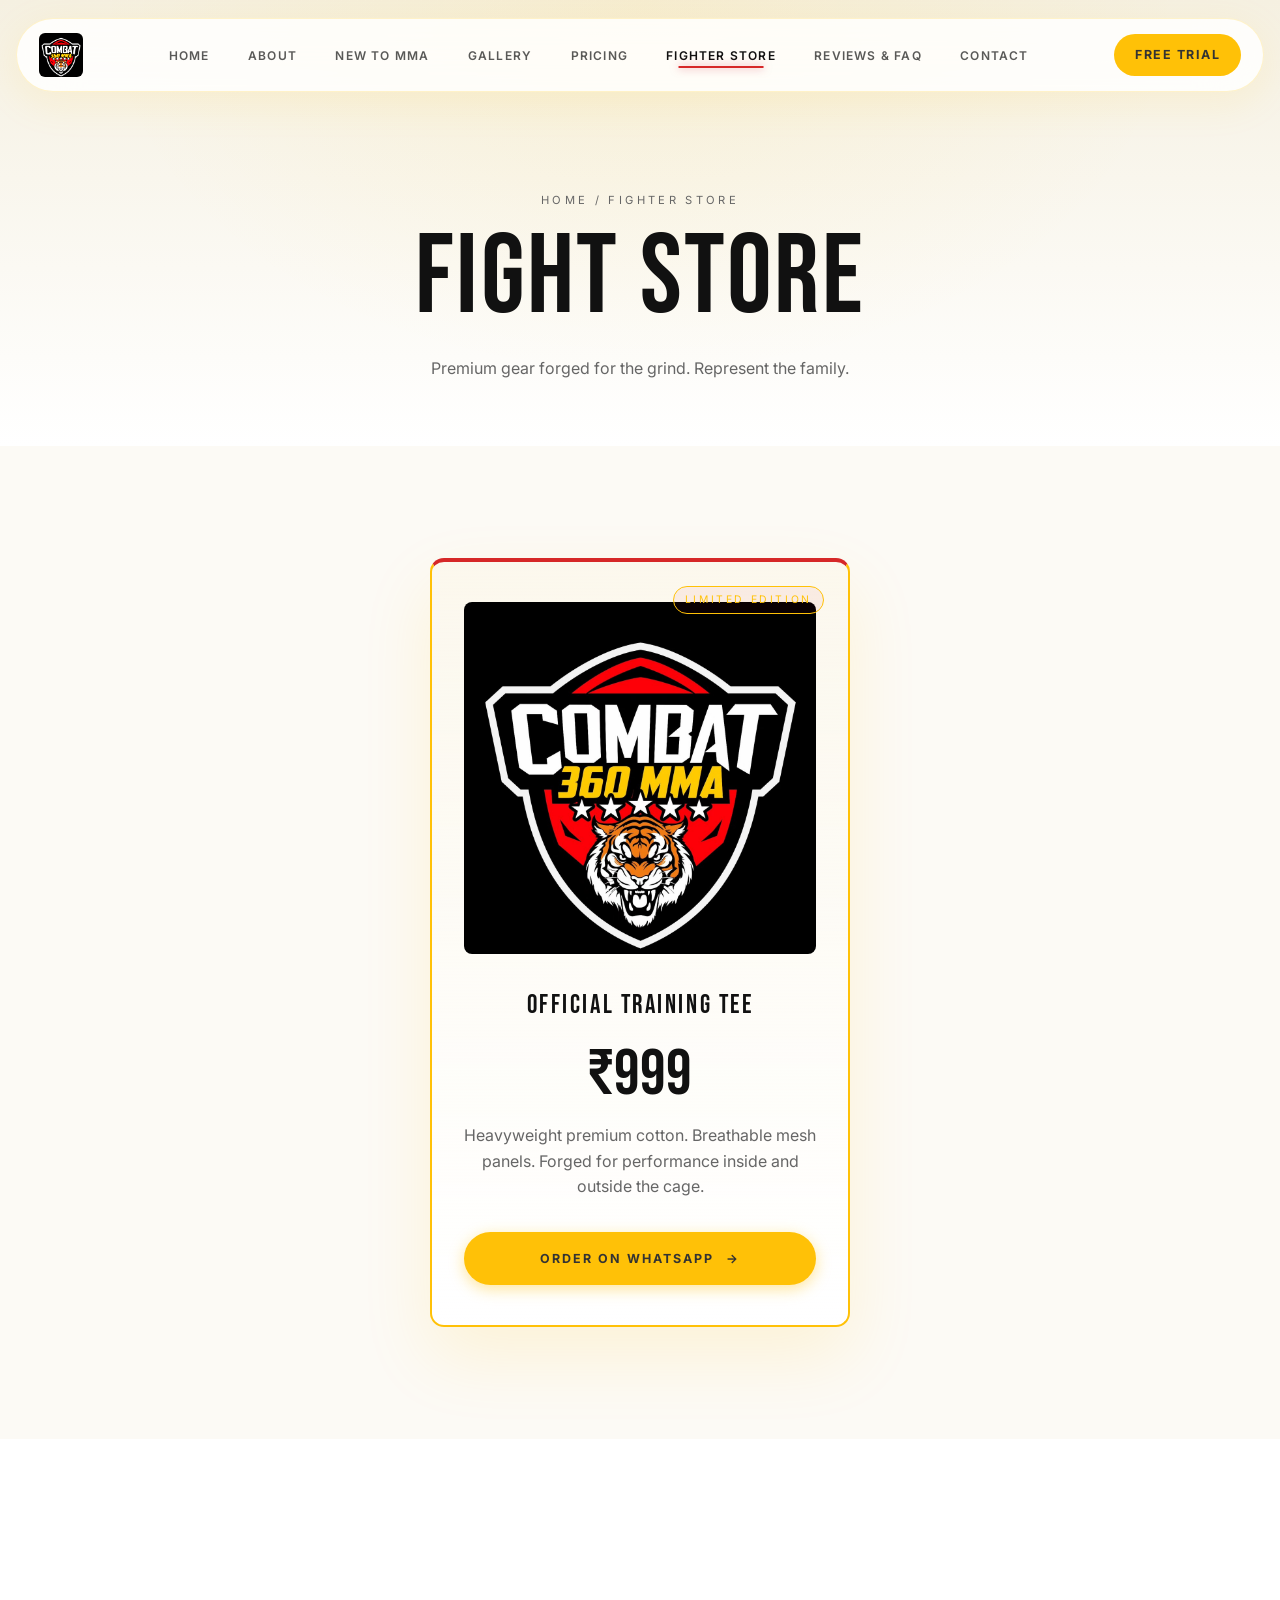
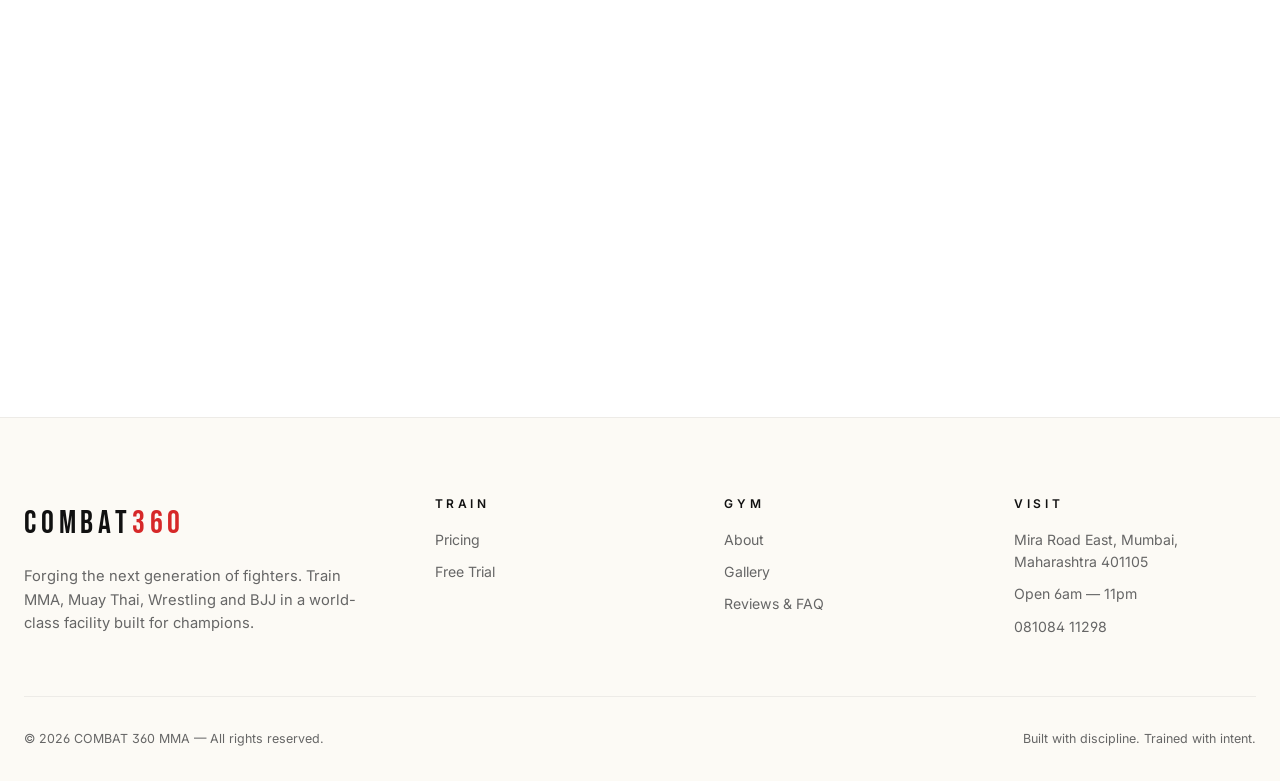
<file: fight-store.html>
<!DOCTYPE html>
<html lang="en">
<head>
<meta charset="UTF-8" />
<meta name="viewport" content="width=device-width, initial-scale=1, maximum-scale=5" />
<meta name="theme-color" content="#0a0a0a" />
<title>Fight Store — COMBAT 360 MMA</title>
<meta name="description" content="Official Combat 360 MMA gear. High-quality training apparel for fighters." />
<link rel="preconnect" href="https://fonts.googleapis.com" />
<link rel="preconnect" href="https://fonts.gstatic.com" crossorigin />
<link href="https://fonts.googleapis.com/css2?family=Bebas+Neue&family=Inter:wght@300;400;500;600;700&display=swap" rel="stylesheet" />
<link rel="stylesheet" href="css/style.css" />
</head>
<body>

<nav class="nav">
  <a href="index.html" class="nav-logo">
    <img src="assets/images/logo.jpg" alt="COMBAT 360 MMA">
  </a>
  <ul class="nav-links">
    <li><a href="index.html">Home</a></li>
    <li><a href="about.html">About</a></li>
    <li><a href="new-to-mma.html">New to MMA</a></li>
    <li><a href="gallery.html">Gallery</a></li>
    <li><a href="pricing.html">Pricing</a></li>
    <li><a href="fight-store.html" class="active">Fighter Store</a></li>
    <li><a href="reviews-faq.html">Reviews & FAQ</a></li>
    <li><a href="contact.html">Contact</a></li>
  </ul>
  <a href="booking.html" class="nav-cta">Free Trial</a>
  <button class="hamburger" aria-label="Menu"><span></span><span></span><span></span></button>
</nav>

<div class="mobile-menu">
  <ul>
    <li><a href="index.html">Home</a></li>
    <li><a href="about.html">About</a></li>
    <li><a href="new-to-mma.html">New to MMA</a></li>
    <li><a href="gallery.html">Gallery</a></li>
    <li><a href="pricing.html">Pricing</a></li>
    <li><a href="fight-store.html">Fighter Store</a></li>
    <li><a href="reviews-faq.html">Reviews & FAQ</a></li>
    <li><a href="contact.html">Contact</a></li>
    <li><a href="booking.html">Free Trial →</a></li>
  </ul>
</div>

<header class="page-head">
  <div class="container">
    <div class="crumbs"><a href="index.html">Home</a> / Fighter Store</div>
    <h1>Fight Store</h1>
    <p class="muted reveal" style="max-width:580px;margin:1.5rem auto 0">Premium gear forged for the grind. Represent the family.</p>
  </div>
</header>

<section style="background:var(--black-2)">
  <div class="container">
    <div style="display: flex; justify-content: center;">
      <!-- Product Card -->
      <div class="price-card featured" style="max-width: 420px; text-align: center; border-top: 4px solid var(--blood);">
        <span class="tag">Limited Edition</span>
        <div style="margin-bottom: 2rem; border-radius: 8px; overflow: hidden; background: var(--black-3);">
          <!-- Placeholder image using logo path as a reference; replace with actual T-shirt image -->
          <img src="assets/images/logo.jpg" alt="Combat 360 Official Tee" style="width: 100%; height: auto; display: block;">
        </div>
        <div class="tier">Official Training Tee</div>
        <div class="price" style="justify-content: center;">₹999</div>
        <p class="muted" style="margin-bottom: 2rem;">Heavyweight premium cotton. Breathable mesh panels. Forged for performance inside and outside the cage.</p>
        
        <a href="https://wa.me/918108411298?text=Hi%20Combat%20360!%20I%20would%20like%20to%20order%20the%20Official%20Training%20Tee.%20Please%20let%20me%20know%20the%20available%20sizes." 
           class="btn btn-primary" 
           target="_blank" 
           style="width: 100%; justify-content: center;">
          Order on WhatsApp <span class="arrow">→</span>
        </a>
      </div>
    </div>
  </div>
</section>

<!-- Map Section -->
<section style="padding: 4rem 0; line-height: 0; position: relative;">
  <div class="reveal" style="width: 100%; height: 450px; overflow: hidden; position: relative;">
    <a href="https://www.google.com/maps?q=COMBAT+360+MMA+Mira+Road+East+Mumbai" target="_blank" aria-label="Open directions in Google Maps" style="display: block; width: 100%; height: 100%;">
      <div style="position: absolute; inset: 0; z-index: 5; cursor: pointer;"></div>
      <iframe src="https://www.google.com/maps/embed?pb=!1m23!1m12!1m3!1d15062.175829860036!2d72.8633633!3d19.3021884!2m3!1f0!2f0!3f0!3m2!1i1024!2i768!4f13.1!4m8!3e6!4m0!4m5!1s0x3be7b1140842f2b1%3A0xf87c37d9b6e68629!2sCOMBAT%20360%20MMA%2C%20Svp%20school%20road%2C%20inside%20SHIVAR%20GARDEN%2C%20near%20giant%20wheel%2C%20%F0%9F%8E%A1%2C%20Mira%20Road%20East%2C%20Mumbai%2C%20Mira%20Bhayandar%2C%20Maharashtra%20401105!3m2!1d19.289479999999998!2d72.8669812!5e0!3m2!1sen!2sin!4v1778427799899!5m2!1sen!2sin" width="100%" height="100%" style="border:0;" allowfullscreen="" loading="lazy" referrerpolicy="no-referrer-when-downgrade"></iframe>
    </a>
  </div>
</section>

<footer>
  <div class="container">
    <div class="foot-grid">
      <div>
        <div class="foot-brand">COMBAT<span>360</span></div>
        <p class="muted" style="max-width:340px;font-size:.92rem">Forging the next generation of fighters. Train MMA, Muay Thai, Wrestling and BJJ in a world-class facility built for champions.</p>
      </div>
      <div class="foot-col">
        <h4>Train</h4>
        <ul>
          <li><a href="pricing.html">Pricing</a></li>
          <li><a href="booking.html">Free Trial</a></li>
        </ul>
      </div>
      <div class="foot-col">
        <h4>Gym</h4>
        <ul>
          <li><a href="about.html">About</a></li>
          <li><a href="gallery.html">Gallery</a></li>
          <li><a href="reviews-faq.html">Reviews & FAQ</a></li>
        </ul>
      </div>
      <div class="foot-col">
        <h4>Visit</h4>
        <ul>
          <li>Mira Road East, Mumbai, Maharashtra 401105</li>
          <li>Open 6am — 11pm</li>
          <li>081084 11298</li>
        </ul>
      </div>
    </div>
    <div class="foot-bottom">
      <span>© <span id="year"></span> COMBAT 360 MMA — All rights reserved.</span>
      <span>Built with discipline. Trained with intent.</span>
    </div>
  </div>
</footer>

<script src="js/main.js"></script>
</body>
</html>
</file>
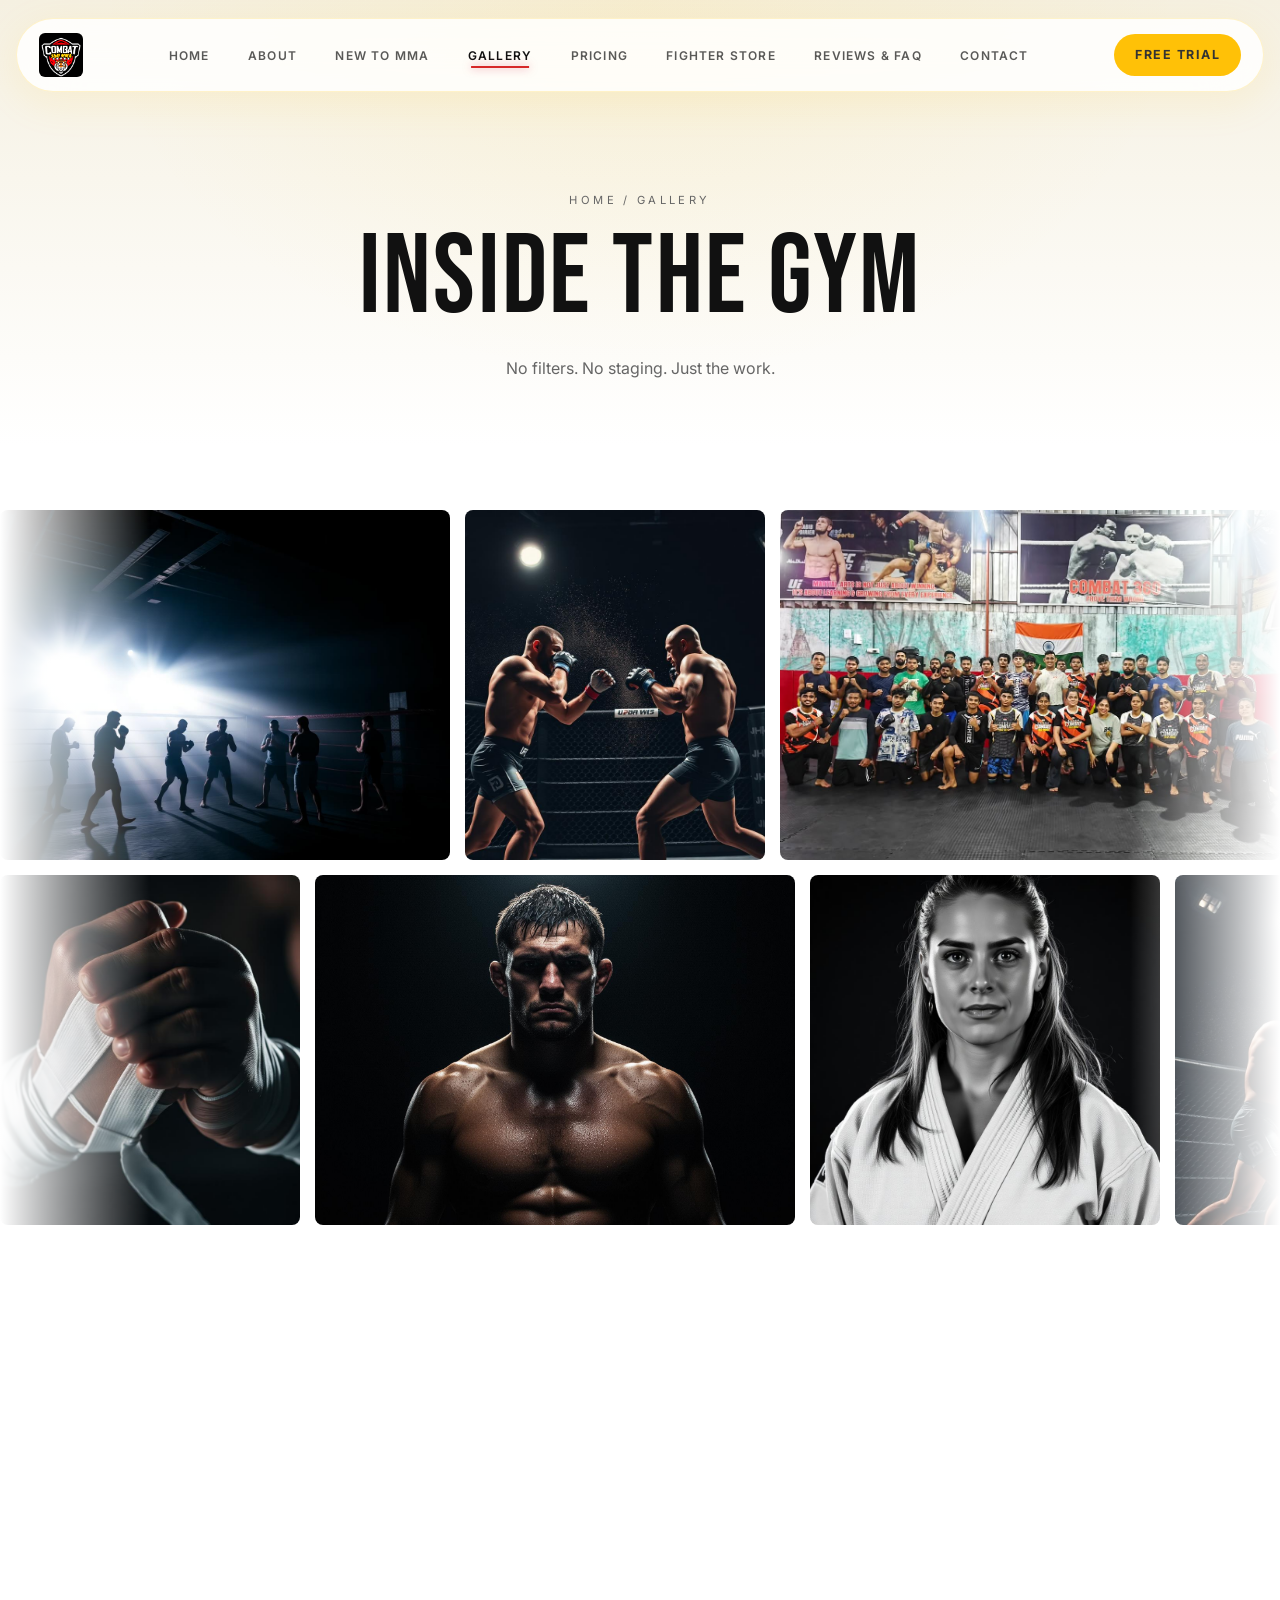
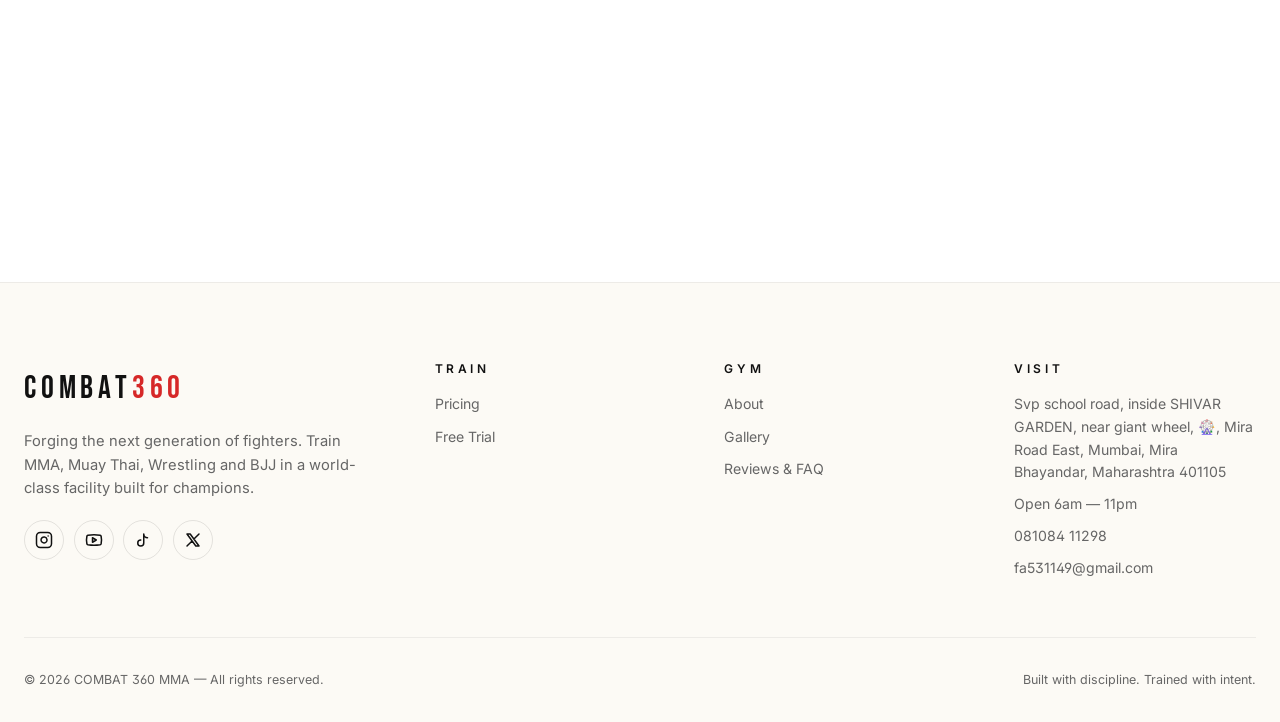
<file: gallery.html>
<!DOCTYPE html>
<html lang="en">
<head>
<meta charset="UTF-8" />
<meta name="viewport" content="width=device-width, initial-scale=1, maximum-scale=5" />
<meta name="theme-color" content="#0a0a0a" />
<title>Gallery — COMBAT 360 MMA</title>
<meta name="description" content="A look inside our world-class MMA facility — training, sparring, coaches and athletes." />
<meta property="og:title" content="Gallery — COMBAT 360 MMA" />
<meta property="og:description" content="A look inside our world-class MMA facility — training, sparring, coaches and athletes." />
<meta property="og:type" content="website" />
<link rel="preconnect" href="https://fonts.googleapis.com" />
<link rel="preconnect" href="https://fonts.gstatic.com" crossorigin />
<link href="https://fonts.googleapis.com/css2?family=Bebas+Neue&family=Inter:wght@300;400;500;600;700&display=swap" rel="stylesheet" />
<link rel="stylesheet" href="https://cdn.jsdelivr.net/npm/swiper@11/swiper-bundle.min.css" />
<link rel="stylesheet" href="css/style.css" />
</head>
<body>

<nav class="nav">
  <a href="index.html" class="nav-logo">
    <img src="assets/images/logo.jpg" alt="COMBAT 360 MMA">
  </a>
  <ul class="nav-links">
    <li><a href="index.html">Home</a></li>
    <li><a href="about.html">About</a></li>
    <li><a href="new-to-mma.html">New to MMA</a></li>
    <li><a href="gallery.html">Gallery</a></li>
    <li><a href="pricing.html">Pricing</a></li>
    <li><a href="fight-store.html">Fighter Store</a></li>
    <li><a href="reviews-faq.html">Reviews & FAQ</a></li>
    <li><a href="contact.html">Contact</a></li>
  </ul>
  <a href="booking.html" class="nav-cta">Free Trial</a>
  <button class="hamburger" aria-label="Menu"><span></span><span></span><span></span></button>
</nav>

<div class="mobile-menu">
  <ul>
    <li><a href="index.html">Home</a></li>
    <li><a href="about.html">About</a></li>
    <li><a href="new-to-mma.html">New to MMA</a></li>
    <li><a href="gallery.html">Gallery</a></li>
    <li><a href="pricing.html">Pricing</a></li>
    <li><a href="fight-store.html">Fighter Store</a></li>
    <li><a href="reviews-faq.html">Reviews & FAQ</a></li>
    <li><a href="contact.html">Contact</a></li>
    <li><a href="booking.html">Free Trial →</a></li>
  </ul>
</div>

<a href="booking.html" class="float-cta">Book Free Trial →</a>
<header class="page-head">
  <div class="container">
    <div class="crumbs"><a href="index.html">Home</a> / Gallery</div>
    <h1>Inside The Gym</h1>
    <p class="muted reveal" style="max-width:580px;margin:1.5rem auto 0">No filters. No staging. Just the work.</p>
  </div>
</header>

<section style="padding: 0; background: var(--black);">
  <div class="gallery-ticker-wrap reveal">
    <!-- Row 1: Left to Right -->
    <div class="ticker-row">
      <div class="ticker-track">
        <div class="ticker-item" style="width: 450px;"><img src="assets/images/gallery-3.jpg" alt="Gallery"></div>
        <div class="ticker-item" style="width: 300px;"><img src="assets/images/gallery-1.jpg" alt="Gallery"></div>
        <div class="ticker-item" style="width: 500px;"><img src="assets/images/team-fighters.jpg" alt="Gallery"></div>
        <div class="ticker-item" style="width: 280px;"><img src="assets/images/coach-2.jpg" alt="Gallery"></div>
        <div class="ticker-item" style="width: 400px;"><img src="assets/images/gallery-4.jpg" alt="Gallery"></div>
        <div class="ticker-item" style="width: 320px;"><img src="assets/images/coach-owner.jpg" alt="Gallery"></div>
        <div class="ticker-item" style="width: 450px;"><img src="assets/images/gym-interior.jpg" alt="Gallery"></div>
        <div class="ticker-item" style="width: 300px;"><img src="assets/images/gallery-2.jpg" alt="Gallery"></div>
        <div class="ticker-item" style="width: 380px;"><img src="assets/images/hero-fighter.jpg" alt="Gallery"></div>
        <div class="ticker-item" style="width: 250px;"><img src="assets/images/coach-3.jpg" alt="Gallery"></div>
        <!-- Duplicate for loop -->
        <div class="ticker-item" style="width: 450px;"><img src="assets/images/gallery-3.jpg" alt="Gallery"></div>
        <div class="ticker-item" style="width: 300px;"><img src="assets/images/gallery-1.jpg" alt="Gallery"></div>
        <div class="ticker-item" style="width: 500px;"><img src="assets/images/team-fighters.jpg" alt="Gallery"></div>
        <div class="ticker-item" style="width: 280px;"><img src="assets/images/coach-2.jpg" alt="Gallery"></div>
        <div class="ticker-item" style="width: 400px;"><img src="assets/images/gallery-4.jpg" alt="Gallery"></div>
        <div class="ticker-item" style="width: 320px;"><img src="assets/images/coach-owner.jpg" alt="Gallery"></div>
        <div class="ticker-item" style="width: 450px;"><img src="assets/images/gym-interior.jpg" alt="Gallery"></div>
        <div class="ticker-item" style="width: 300px;"><img src="assets/images/gallery-2.jpg" alt="Gallery"></div>
        <div class="ticker-item" style="width: 380px;"><img src="assets/images/hero-fighter.jpg" alt="Gallery"></div>
        <div class="ticker-item" style="width: 250px;"><img src="assets/images/coach-3.jpg" alt="Gallery"></div>
      </div>
    </div>

    <!-- Row 2: Right to Left -->
    <div class="ticker-row reverse">
      <div class="ticker-track">
        <div class="ticker-item" style="width: 300px;"><img src="assets/images/gallery-2.jpg" alt="Gallery"></div>
        <div class="ticker-item" style="width: 480px;"><img src="assets/images/hero-fighter.jpg" alt="Gallery"></div>
        <div class="ticker-item" style="width: 350px;"><img src="assets/images/coach-3.jpg" alt="Gallery"></div>
        <div class="ticker-item" style="width: 400px;"><img src="assets/images/gallery-1.jpg" alt="Gallery"></div>
        <div class="ticker-item" style="width: 280px;"><img src="assets/images/coach-owner.jpg" alt="Gallery"></div>
        <div class="ticker-item" style="width: 550px;"><img src="assets/images/team-fighters.jpg" alt="Gallery"></div>
        <div class="ticker-item" style="width: 320px;"><img src="assets/images/gallery-4.jpg" alt="Gallery"></div>
        <div class="ticker-item" style="width: 420px;"><img src="assets/images/gym-interior.jpg" alt="Gallery"></div>
        <!-- Duplicate for loop -->
        <div class="ticker-item" style="width: 300px;"><img src="assets/images/gallery-2.jpg" alt="Gallery"></div>
        <div class="ticker-item" style="width: 480px;"><img src="assets/images/hero-fighter.jpg" alt="Gallery"></div>
        <div class="ticker-item" style="width: 350px;"><img src="assets/images/coach-3.jpg" alt="Gallery"></div>
        <div class="ticker-item" style="width: 400px;"><img src="assets/images/gallery-1.jpg" alt="Gallery"></div>
        <div class="ticker-item" style="width: 280px;"><img src="assets/images/coach-owner.jpg" alt="Gallery"></div>
        <div class="ticker-item" style="width: 550px;"><img src="assets/images/team-fighters.jpg" alt="Gallery"></div>
        <div class="ticker-item" style="width: 320px;"><img src="assets/images/gallery-4.jpg" alt="Gallery"></div>
        <div class="ticker-item" style="width: 420px;"><img src="assets/images/gym-interior.jpg" alt="Gallery"></div>
      </div>
    </div>
  </div>
</section>

<!-- Map Section -->
<section style="padding: 4rem 0; line-height: 0; position: relative;">
  <div class="reveal" style="width: 100%; height: 450px; overflow: hidden; position: relative;">
    <a href="https://www.google.com/maps?q=COMBAT+360+MMA+Mira+Road+East+Mumbai" target="_blank" aria-label="Open directions in Google Maps" style="display: block; width: 100%; height: 100%;">
      <div style="position: absolute; inset: 0; z-index: 5; cursor: pointer;"></div>
      <iframe src="https://www.google.com/maps/embed?pb=!1m23!1m12!1m3!1d15062.175829860036!2d72.8633633!3d19.3021884!2m3!1f0!2f0!3f0!3m2!1i1024!2i768!4f13.1!4m8!3e6!4m0!4m5!1s0x3be7b1140842f2b1%3A0xf87c37d9b6e68629!2sCOMBAT%20360%20MMA%2C%20Svp%20school%20road%2C%20inside%20SHIVAR%20GARDEN%2C%20near%20giant%20wheel%2C%20%F0%9F%8E%A1%2C%20Mira%20Road%20East%2C%20Mumbai%2C%20Mira%20Bhayandar%2C%20Maharashtra%20401105!3m2!1d19.289479999999998!2d72.8669812!5e0!3m2!1sen!2sin!4v1778427799899!5m2!1sen!2sin" width="100%" height="100%" style="border:0;" allowfullscreen="" loading="lazy" referrerpolicy="no-referrer-when-downgrade"></iframe>
    </a>
  </div>
</section>

<footer>
  <div class="container">
    <div class="foot-grid">
      <div>
        <div class="foot-brand">COMBAT<span>360</span></div>
        <p class="muted" style="max-width:340px;font-size:.92rem">Forging the next generation of fighters. Train MMA, Muay Thai, Wrestling and BJJ in a world-class facility built for champions.</p>
        <div class="socials">
          <a href="YOUR_INSTAGRAM_LINK" aria-label="Instagram">
            <svg xmlns="http://www.w3.org/2000/svg" width="24" height="24" viewBox="0 0 24 24" fill="none" stroke="currentColor" stroke-width="2" stroke-linecap="round" stroke-linejoin="round"><rect width="20" height="20" x="2" y="2" rx="5" ry="5"/><path d="M16 11.37A4 4 0 1 1 12.63 8 4 4 0 0 1 16 11.37z"/><line x1="17.5" x2="17.51" y1="6.5" y2="6.5"/></svg>
          </a>
          <a href="YOUR_YOUTUBE_LINK" aria-label="YouTube">
            <svg xmlns="http://www.w3.org/2000/svg" width="24" height="24" viewBox="0 0 24 24" fill="none" stroke="currentColor" stroke-width="2" stroke-linecap="round" stroke-linejoin="round"><path d="M2.5 17a24.12 24.12 0 0 1 0-10 2 2 0 0 1 1.4-1.4 49.56 49.56 0 0 1 16.2 0A2 2 0 0 1 21.5 7a24.12 24.12 0 0 1 0 10 2 2 0 0 1-1.4 1.4 49.55 49.55 0 0 1-16.2 0A2 2 0 0 1 2.5 17"/><path d="m10 15 5-3-5-3z"/></svg>
          </a>
          <a href="#" aria-label="TikTok">
            <svg xmlns="http://www.w3.org/2000/svg" width="24" height="24" viewBox="0 0 24 24" fill="none" stroke="currentColor" stroke-width="2" stroke-linecap="round" stroke-linejoin="round"><path d="M9 12a4 4 0 1 0 4 4V4a5 5 0 0 0 5 5"></path></svg>
          </a>
          <a href="#" aria-label="X">
            <svg xmlns="http://www.w3.org/2000/svg" width="24" height="24" viewBox="0 0 24 24" fill="none" stroke="currentColor" stroke-width="2" stroke-linecap="round" stroke-linejoin="round"><path d="M4 4l11.733 16h4.267l-11.733-16zM4 20l6.768-6.768M13.232 10.768l6.768-6.768"></path></svg>
          </a>
        </div>
      </div>
      <div class="foot-col">
        <h4>Train</h4>
        <ul>
          <li><a href="pricing.html">Pricing</a></li>
          <li><a href="booking.html">Free Trial</a></li>
        </ul>
      </div>
      <div class="foot-col">
        <h4>Gym</h4>
        <ul>
          <li><a href="about.html">About</a></li>
          <li><a href="gallery.html">Gallery</a></li>
          <li><a href="reviews-faq.html">Reviews & FAQ</a></li>
        </ul>
      </div>
      <div class="foot-col">
        <h4>Visit</h4>
        <ul>
          <li>Svp school road, inside SHIVAR GARDEN, near giant wheel, 🎡, Mira Road East, Mumbai, Mira Bhayandar, Maharashtra 401105</li>
          <li>Open 6am — 11pm</li>
          <li>081084 11298</li>
          <li>fa531149@gmail.com</li>
        </ul>
      </div>
    </div>
    <div class="foot-bottom">
      <span>© <span id="year"></span> COMBAT 360 MMA — All rights reserved.</span>
      <span>Built with discipline. Trained with intent.</span>
    </div>
  </div>
</footer>

<script src="https://cdn.jsdelivr.net/npm/swiper@11/swiper-bundle.min.js"></script>
<script src="js/main.js"></script>
</body>
</html>
</file>
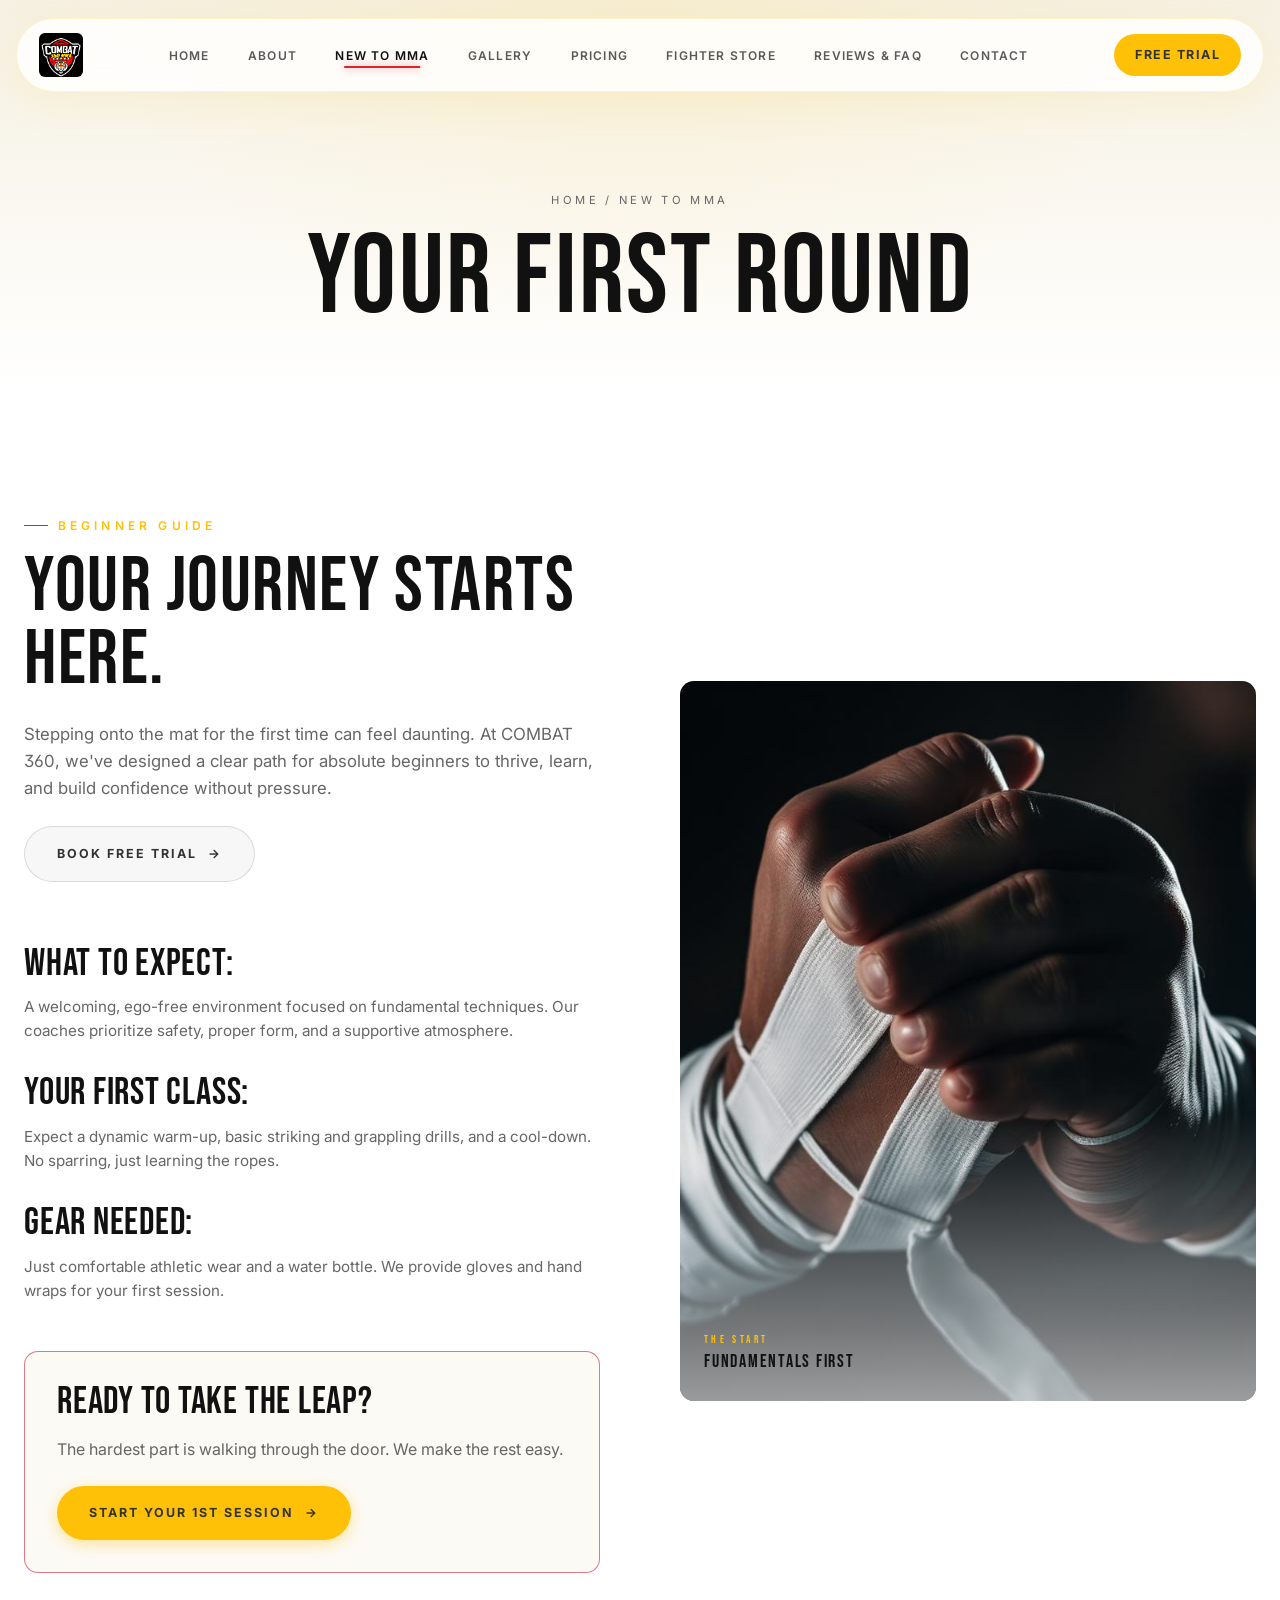
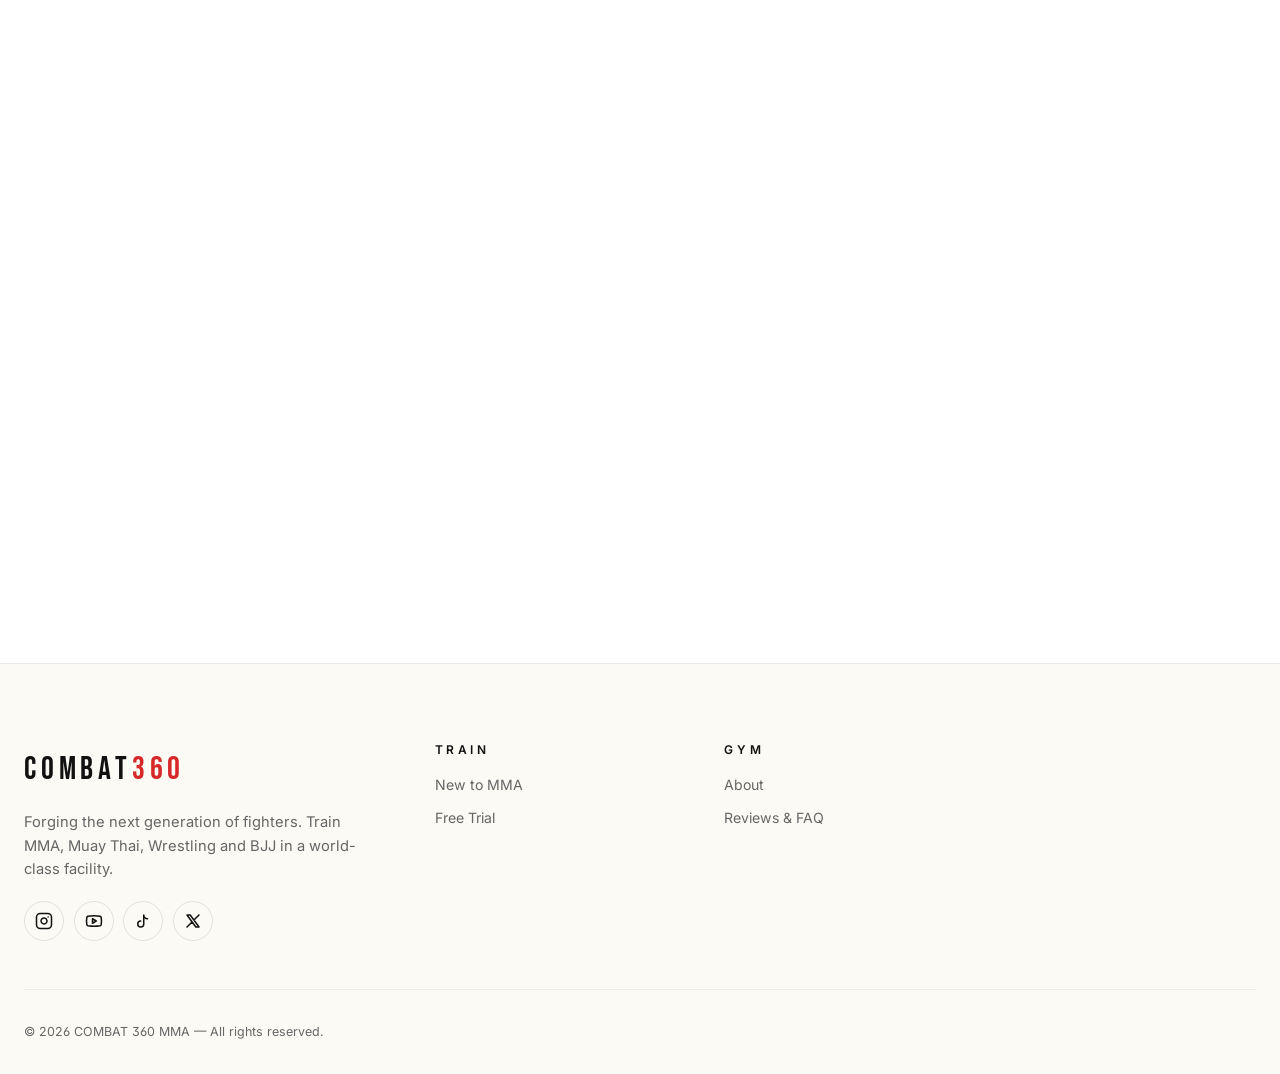
<file: new-to-mma.html>
<!DOCTYPE html>
<html lang="en">
<head>
<meta charset="UTF-8" />
<meta name="viewport" content="width=device-width, initial-scale=1, maximum-scale=5" />
<meta name="theme-color" content="#0a0a0a" />
<title>New to MMA — COMBAT 360 MMA</title>
<link rel="preconnect" href="https://fonts.googleapis.com" />
<link rel="preconnect" href="https://fonts.gstatic.com" crossorigin />
<link href="https://fonts.googleapis.com/css2?family=Bebas+Neue&family=Inter:wght@300;400;500;600;700&display=swap" rel="stylesheet" />
<link rel="stylesheet" href="css/style.css" />
</head>
<body>

<nav class="nav">
  <a href="index.html" class="nav-logo">
    <img src="assets/images/logo.jpg" alt="COMBAT 360 MMA">
  </a>
  <ul class="nav-links">
    <li><a href="index.html">Home</a></li>
    <li><a href="about.html">About</a></li>
    <li><a href="new-to-mma.html" class="active">New to MMA</a></li>
    <li><a href="gallery.html">Gallery</a></li>
    <li><a href="pricing.html">Pricing</a></li>
    <li><a href="fight-store.html">Fighter Store</a></li>
    <li><a href="reviews-faq.html">Reviews & FAQ</a></li>
    <li><a href="contact.html">Contact</a></li>
  </ul>
  <a href="booking.html" class="nav-cta">Free Trial</a>
  <button class="hamburger" aria-label="Menu"><span></span><span></span><span></span></button>
</nav>

<div class="mobile-menu">
  <ul>
    <li><a href="index.html">Home</a></li>
    <li><a href="about.html">About</a></li>
    <li><a href="new-to-mma.html">New to MMA</a></li>
    <li><a href="gallery.html">Gallery</a></li>
    <li><a href="pricing.html">Pricing</a></li>
    <li><a href="fight-store.html">Fighter Store</a></li>
    <li><a href="reviews-faq.html">Reviews & FAQ</a></li>
    <li><a href="booking.html">Free Trial →</a></li>
  </ul>
</div>

<header class="page-head">
  <div class="container">
    <div class="crumbs"><a href="index.html">Home</a> / New to MMA</div>
    <h1>Your First Round</h1>
  </div>
</header>

<section id="beginner-flow" style="background:var(--black)">
  <div class="container">
    <div class="split">
      <div class="reveal in">
        <div class="eyebrow">Beginner Guide</div>
        <h2>Your Journey Starts Here.</h2>
        <p class="muted" style="margin:1.5rem 0;font-size:1.05rem">Stepping onto the mat for the first time can feel daunting. At COMBAT 360, we've designed a clear path for absolute beginners to thrive, learn, and build confidence without pressure.</p>

        <a href="booking.html" class="btn btn-ghost" style="margin-bottom: 2rem;">Book Free Trial <span class="arrow">→</span></a>

        <h3 style="margin-top:2rem;margin-bottom:0.8rem;">What to Expect:</h3>
        <p class="muted" style="font-size:.95rem;">A welcoming, ego-free environment focused on fundamental techniques. Our coaches prioritize safety, proper form, and a supportive atmosphere.</p>

        <h3 style="margin-top:2rem;margin-bottom:0.8rem;">Your First Class:</h3>
        <p class="muted" style="font-size:.95rem;">Expect a dynamic warm-up, basic striking and grappling drills, and a cool-down. No sparring, just learning the ropes.</p>

        <h3 style="margin-top:2rem;margin-bottom:0.8rem;">Gear Needed:</h3>
        <p class="muted" style="font-size:.95rem;">Just comfortable athletic wear and a water bottle. We provide gloves and hand wraps for your first session.</p>

        <div style="margin-top:3rem; padding: 2rem; background: var(--black-2); border-radius: var(--radius); border: 1px solid var(--blood-glow);">
          <h3 style="margin-bottom: 1rem;">Ready to take the leap?</h3>
          <p class="muted" style="margin-bottom: 1.5rem;">The hardest part is walking through the door. We make the rest easy.</p>
          <a href="booking.html" class="btn btn-primary">Start Your 1st Session <span class="arrow">→</span></a>
        </div>
      </div>
      <div class="split-img reveal in">
        <img src="assets/images/gallery-2.jpg" alt="Beginner wrapping hands" />
        <div class="badge"><small>The Start</small>Fundamentals First</div>
      </div>
    </div>
  </div>
</section>

<!-- Map Section -->
<section style="padding: 4rem 0; line-height: 0; position: relative;">
  <div class="reveal" style="width: 100%; height: 450px; overflow: hidden; position: relative;">
    <a href="https://www.google.com/maps?q=COMBAT+360+MMA+Mira+Road+East+Mumbai" target="_blank" aria-label="Open directions in Google Maps" style="display: block; width: 100%; height: 100%;">
      <div style="position: absolute; inset: 0; z-index: 5; cursor: pointer;"></div>
      <iframe src="https://www.google.com/maps/embed?pb=!1m23!1m12!1m3!1d15062.175829860036!2d72.8633633!3d19.3021884!2m3!1f0!2f0!3f0!3m2!1i1024!2i768!4f13.1!4m8!3e6!4m0!4m5!1s0x3be7b1140842f2b1%3A0xf87c37d9b6e68629!2sCOMBAT%20360%20MMA%2C%20Svp%20school%20road%2C%20inside%20SHIVAR%20GARDEN%2C%20near%20giant%20wheel%2C%20%F0%9F%8E%A1%2C%20Mira%20Road%20East%2C%20Mumbai%2C%20Mira%20Bhayandar%2C%20Maharashtra%20401105!3m2!1d19.289479999999998!2d72.8669812!5e0!3m2!1sen!2sin!4v1778427799899!5m2!1sen!2sin" width="100%" height="100%" style="border:0;" allowfullscreen="" loading="lazy" referrerpolicy="no-referrer-when-downgrade"></iframe>
    </a>
  </div>
</section>

<footer>
  <div class="container">
    <div class="foot-grid">
      <div>
        <div class="foot-brand">COMBAT<span>360</span></div>
        <p class="muted" style="max-width:340px;font-size:.92rem">Forging the next generation of fighters. Train MMA, Muay Thai, Wrestling and BJJ in a world-class facility.</p>
        <div class="socials">
          <a href="YOUR_INSTAGRAM_LINK" aria-label="Instagram"><svg xmlns="http://www.w3.org/2000/svg" width="24" height="24" viewBox="0 0 24 24" fill="none" stroke="currentColor" stroke-width="2" stroke-linecap="round" stroke-linejoin="round"><rect width="20" height="20" x="2" y="2" rx="5" ry="5"/><path d="M16 11.37A4 4 0 1 1 12.63 8 4 4 0 0 1 16 11.37z"/><line x1="17.5" x2="17.51" y1="6.5" y2="6.5"/></svg></a>
          <a href="YOUR_YOUTUBE_LINK" aria-label="YouTube"><svg xmlns="http://www.w3.org/2000/svg" width="24" height="24" viewBox="0 0 24 24" fill="none" stroke="currentColor" stroke-width="2" stroke-linecap="round" stroke-linejoin="round"><path d="M2.5 17a24.12 24.12 0 0 1 0-10 2 2 0 0 1 1.4-1.4 49.56 49.56 0 0 1 16.2 0A2 2 0 0 1 21.5 7a24.12 24.12 0 0 1 0 10 2 2 0 0 1-1.4 1.4 49.55 49.55 0 0 1-16.2 0A2 2 0 0 1 2.5 17"/><path d="m10 15 5-3-5-3z"/></svg></a>
          <a href="#" aria-label="TikTok"><svg xmlns="http://www.w3.org/2000/svg" width="24" height="24" viewBox="0 0 24 24" fill="none" stroke="currentColor" stroke-width="2" stroke-linecap="round" stroke-linejoin="round"><path d="M9 12a4 4 0 1 0 4 4V4a5 5 0 0 0 5 5"></path></svg></a>
          <a href="#" aria-label="X"><svg xmlns="http://www.w3.org/2000/svg" width="24" height="24" viewBox="0 0 24 24" fill="none" stroke="currentColor" stroke-width="2" stroke-linecap="round" stroke-linejoin="round"><path d="M4 4l11.733 16h4.267l-11.733-16zM4 20l6.768-6.768M13.232 10.768l6.768-6.768"></path></svg></a>
        </div>
      </div>
      <div class="foot-col">
        <h4>Train</h4>
        <ul>
          <li><a href="new-to-mma.html">New to MMA</a></li>
          <li><a href="booking.html">Free Trial</a></li>
        </ul>
      </div>
      <div class="foot-col">
        <h4>Gym</h4>
        <ul>
          <li><a href="about.html">About</a></li>
          <li><a href="reviews-faq.html">Reviews & FAQ</a></li>
        </ul>
      </div>
    </div>
    <div class="foot-bottom">
      <span>© <span id="year">2024</span> COMBAT 360 MMA — All rights reserved.</span>
    </div>
  </div>
</footer>

<script src="js/main.js"></script>
</body>
</html>
</file>
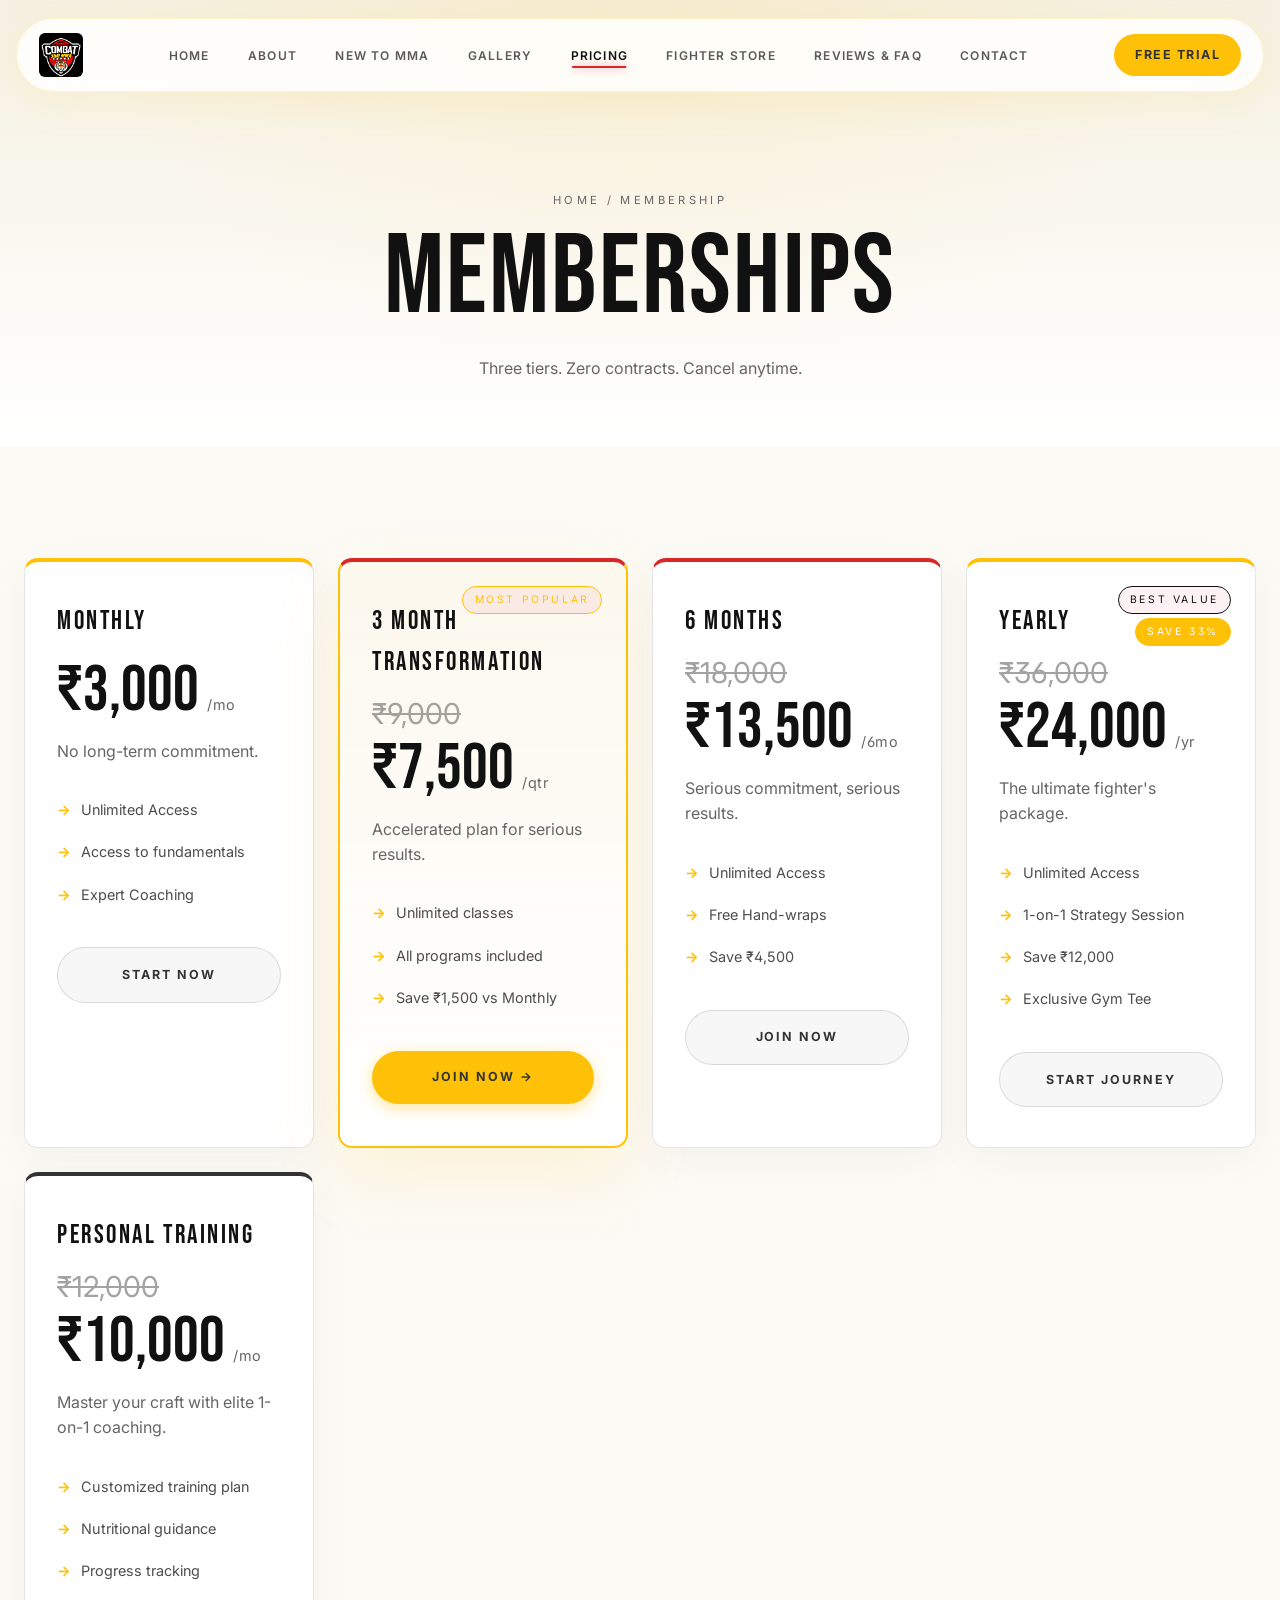
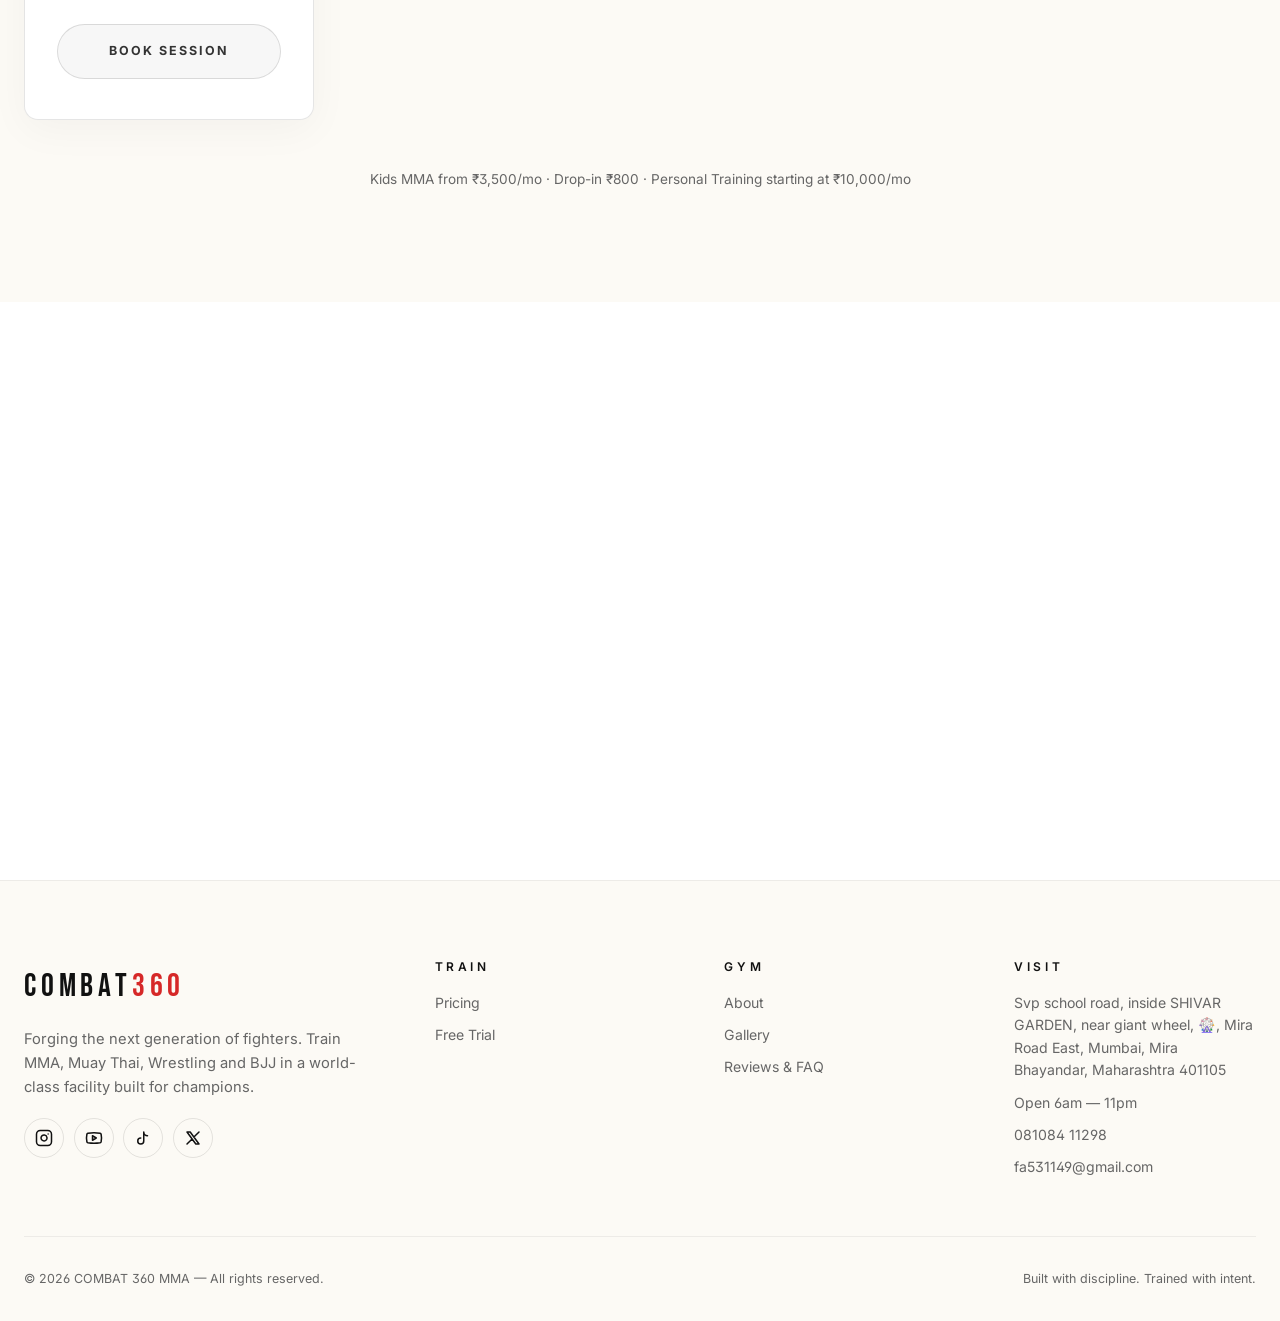
<file: pricing.html>
<!DOCTYPE html>
<html lang="en">
<head>
<meta charset="UTF-8" />
<meta name="viewport" content="width=device-width, initial-scale=1, maximum-scale=5" />
<meta name="theme-color" content="#0a0a0a" />
<title>Membership __TITLE__ Pricing — COMBAT 360 MMA</title>
<meta name="description" content="Three flexible membership tiers — Foundation, All-Access, and Elite. No contracts. Train your way." />
<meta property="og:title" content="Membership __TITLE__ Pricing — COMBAT 360 MMA" />
<meta property="og:description" content="Three flexible membership tiers — Foundation, All-Access, and Elite. No contracts. Train your way." />
<meta property="og:type" content="website" />
<link rel="preconnect" href="https://fonts.googleapis.com" />
<link rel="preconnect" href="https://fonts.gstatic.com" crossorigin />
<link href="https://fonts.googleapis.com/css2?family=Bebas+Neue&family=Inter:wght@300;400;500;600;700&display=swap" rel="stylesheet" />
<link rel="stylesheet" href="https://cdn.jsdelivr.net/npm/swiper@11/swiper-bundle.min.css" />
<link rel="stylesheet" href="css/style.css" />
</head>
<body>

<nav class="nav">
  <a href="index.html" class="nav-logo">
    <img src="assets/images/logo.jpg" alt="COMBAT 360 MMA">
  </a>
  <ul class="nav-links">
    <li><a href="index.html">Home</a></li>
    <li><a href="about.html">About</a></li>
    <li><a href="new-to-mma.html">New to MMA</a></li>
    <li><a href="gallery.html">Gallery</a></li>
    <li><a href="pricing.html">Pricing</a></li>
    <li><a href="fight-store.html">Fighter Store</a></li>
    <li><a href="reviews-faq.html">Reviews & FAQ</a></li>
    <li><a href="contact.html">Contact</a></li>
  </ul>
  <a href="booking.html" class="nav-cta">Free Trial</a>
  <button class="hamburger" aria-label="Menu"><span></span><span></span><span></span></button>
</nav>

<div class="mobile-menu">
  <ul>
    <li><a href="index.html">Home</a></li>
    <li><a href="about.html">About</a></li>
    <li><a href="new-to-mma.html">New to MMA</a></li>
    <li><a href="gallery.html">Gallery</a></li>
    <li><a href="pricing.html">Pricing</a></li>
    <li><a href="fight-store.html">Fighter Store</a></li>
    <li><a href="reviews-faq.html">Reviews & FAQ</a></li>
    <li><a href="contact.html">Contact</a></li>
    <li><a href="booking.html">Free Trial →</a></li>
  </ul>
</div>

<a href="booking.html" class="float-cta">Book Free Trial →</a>
<header class="page-head">
  <div class="container">
    <div class="crumbs"><a href="index.html">Home</a> / Membership</div>
    <h1>Memberships</h1>
    <p class="muted reveal" style="max-width:580px;margin:1.5rem auto 0">Three tiers. Zero contracts. Cancel anytime.</p>
  </div>
</header>

<section style="background:var(--black-2)">
  <div class="container">
    <div class="pricing-grid reveal-stagger">
      <!-- Monthly -->
      <div class="price-card" style="border-top: 4px solid var(--yellow);">
        <div class="tier">Monthly</div>
        <div class="price">₹3,000<small>/mo</small></div>
        <p class="muted">No long-term commitment.</p>
        <ul>
          <li>Unlimited Access</li>
          <li>Access to fundamentals</li>
          <li>Expert Coaching</li>
        </ul>
        <a href="booking.html" class="btn btn-ghost">Start Now</a>
      </div>
      <!-- 3 Months / Quarterly -->
      <div class="price-card featured" style="border-top: 4px solid var(--blood);">
        <span class="tag">Most Popular</span>
        <div class="tier">3 Month Transformation</div>
        <div class="price"><span class="old-price">₹9,000</span>₹7,500<small>/qtr</small></div>
        <p class="muted">Accelerated plan for serious results.</p>
        <ul>
          <li>Unlimited classes</li>
          <li>All programs included</li>
          <li>Save ₹1,500 vs Monthly</li>
        </ul>
        <a href="booking.html" class="btn btn-primary">Join Now →</a>
      </div>
      <!-- 6 Months -->
      <div class="price-card" style="border-top: 4px solid var(--blood);">
        <div class="tier">6 Months</div>
        <div class="price"><span class="old-price">₹18,000</span>₹13,500<small>/6mo</small></div>
        <p class="muted">Serious commitment, serious results.</p>
        <ul>
          <li>Unlimited Access</li>
          <li>Free Hand-wraps</li>
          <li>Save ₹4,500</li>
        </ul>
        <a href="booking.html" class="btn btn-ghost">Join Now</a>
      </div>
      <!-- Yearly -->
      <div class="price-card" style="border-top: 4px solid var(--yellow);">
        <span class="tag" style="color:var(--white);border-color:var(--white)">Best Value</span>
        <span class="tag discount">Save 33%</span>
        <div class="tier">Yearly</div>
        <div class="price"><span class="old-price">₹36,000</span>₹24,000<small>/yr</small></div>
        <p class="muted">The ultimate fighter's package.</p>
        <ul>
          <li>Unlimited Access</li>
          <li>1-on-1 Strategy Session</li>
          <li>Save ₹12,000</li>
          <li>Exclusive Gym Tee</li>
        </ul>
        <a href="booking.html" class="btn btn-ghost">Start Journey</a>
      </div>
      <!-- Personal Training -->
      <div class="price-card" style="border-top: 4px solid var(--off-white);">
        <div class="tier">Personal Training</div>
        <div class="price"><span class="old-price">₹12,000</span>₹10,000<small>/mo</small></div>
        <p class="muted">Master your craft with elite 1-on-1 coaching.</p>
        <ul>
          <li>Customized training plan</li>
          <li>Nutritional guidance</li>
          <li>Progress tracking</li>
        </ul>
        <a href="booking.html" class="btn btn-ghost">Book Session</a>
      </div>
    </div>
    <p class="muted" style="text-align:center;margin-top:3rem;font-size:.85rem">Kids MMA from ₹3,500/mo · Drop-in ₹800 · Personal Training starting at ₹10,000/mo</p>
  </div>
</section>

<!-- Map Section -->
<section style="padding: 4rem 0; line-height: 0; position: relative;">
  <div class="reveal" style="width: 100%; height: 450px; overflow: hidden; position: relative;">
    <a href="https://www.google.com/maps?q=COMBAT+360+MMA+Mira+Road+East+Mumbai" target="_blank" aria-label="Open directions in Google Maps" style="display: block; width: 100%; height: 100%;">
      <div style="position: absolute; inset: 0; z-index: 5; cursor: pointer;"></div>
      <iframe src="https://www.google.com/maps/embed?pb=!1m23!1m12!1m3!1d15062.175829860036!2d72.8633633!3d19.3021884!2m3!1f0!2f0!3f0!3m2!1i1024!2i768!4f13.1!4m8!3e6!4m0!4m5!1s0x3be7b1140842f2b1%3A0xf87c37d9b6e68629!2sCOMBAT%20360%20MMA%2C%20Svp%20school%20road%2C%20inside%20SHIVAR%20GARDEN%2C%20near%20giant%20wheel%2C%20%F0%9F%8E%A1%2C%20Mira%20Road%20East%2C%20Mumbai%2C%20Mira%20Bhayandar%2C%20Maharashtra%20401105!3m2!1d19.289479999999998!2d72.8669812!5e0!3m2!1sen!2sin!4v1778427799899!5m2!1sen!2sin" width="100%" height="100%" style="border:0;" allowfullscreen="" loading="lazy" referrerpolicy="no-referrer-when-downgrade"></iframe>
    </a>
  </div>
</section>

<footer>
  <div class="container">
    <div class="foot-grid">
      <div>
        <div class="foot-brand">COMBAT<span>360</span></div>
        <p class="muted" style="max-width:340px;font-size:.92rem">Forging the next generation of fighters. Train MMA, Muay Thai, Wrestling and BJJ in a world-class facility built for champions.</p>
        <div class="socials">
          <a href="YOUR_INSTAGRAM_LINK" aria-label="Instagram">
            <svg xmlns="http://www.w3.org/2000/svg" width="24" height="24" viewBox="0 0 24 24" fill="none" stroke="currentColor" stroke-width="2" stroke-linecap="round" stroke-linejoin="round"><rect width="20" height="20" x="2" y="2" rx="5" ry="5"/><path d="M16 11.37A4 4 0 1 1 12.63 8 4 4 0 0 1 16 11.37z"/><line x1="17.5" x2="17.51" y1="6.5" y2="6.5"/></svg>
          </a>
          <a href="YOUR_YOUTUBE_LINK" aria-label="YouTube">
            <svg xmlns="http://www.w3.org/2000/svg" width="24" height="24" viewBox="0 0 24 24" fill="none" stroke="currentColor" stroke-width="2" stroke-linecap="round" stroke-linejoin="round"><path d="M2.5 17a24.12 24.12 0 0 1 0-10 2 2 0 0 1 1.4-1.4 49.56 49.56 0 0 1 16.2 0A2 2 0 0 1 21.5 7a24.12 24.12 0 0 1 0 10 2 2 0 0 1-1.4 1.4 49.55 49.55 0 0 1-16.2 0A2 2 0 0 1 2.5 17"/><path d="m10 15 5-3-5-3z"/></svg>
          </a>
          <a href="#" aria-label="TikTok">
            <svg xmlns="http://www.w3.org/2000/svg" width="24" height="24" viewBox="0 0 24 24" fill="none" stroke="currentColor" stroke-width="2" stroke-linecap="round" stroke-linejoin="round"><path d="M9 12a4 4 0 1 0 4 4V4a5 5 0 0 0 5 5"></path></svg>
          </a>
          <a href="#" aria-label="X">
            <svg xmlns="http://www.w3.org/2000/svg" width="24" height="24" viewBox="0 0 24 24" fill="none" stroke="currentColor" stroke-width="2" stroke-linecap="round" stroke-linejoin="round"><path d="M4 4l11.733 16h4.267l-11.733-16zM4 20l6.768-6.768M13.232 10.768l6.768-6.768"></path></svg>
          </a>
        </div>
      </div>
      <div class="foot-col">
        <h4>Train</h4>
        <ul>
          <li><a href="pricing.html">Pricing</a></li>
          <li><a href="booking.html">Free Trial</a></li>
        </ul>
      </div>
      <div class="foot-col">
        <h4>Gym</h4>
        <ul>
          <li><a href="about.html">About</a></li>
          <li><a href="gallery.html">Gallery</a></li>
          <li><a href="reviews-faq.html">Reviews & FAQ</a></li>
        </ul>
      </div>
      <div class="foot-col">
        <h4>Visit</h4>
        <ul>
          <li>Svp school road, inside SHIVAR GARDEN, near giant wheel, 🎡, Mira Road East, Mumbai, Mira Bhayandar, Maharashtra 401105</li>
          <li>Open 6am — 11pm</li>
          <li>081084 11298</li>
          <li>fa531149@gmail.com</li>
        </ul>
      </div>
    </div>
    <div class="foot-bottom">
      <span>© <span id="year"></span> COMBAT 360 MMA — All rights reserved.</span>
      <span>Built with discipline. Trained with intent.</span>
    </div>
  </div>
</footer>

<script src="https://cdn.jsdelivr.net/npm/swiper@11/swiper-bundle.min.js"></script>
<script src="js/main.js"></script>
</body>
</html>
</file>
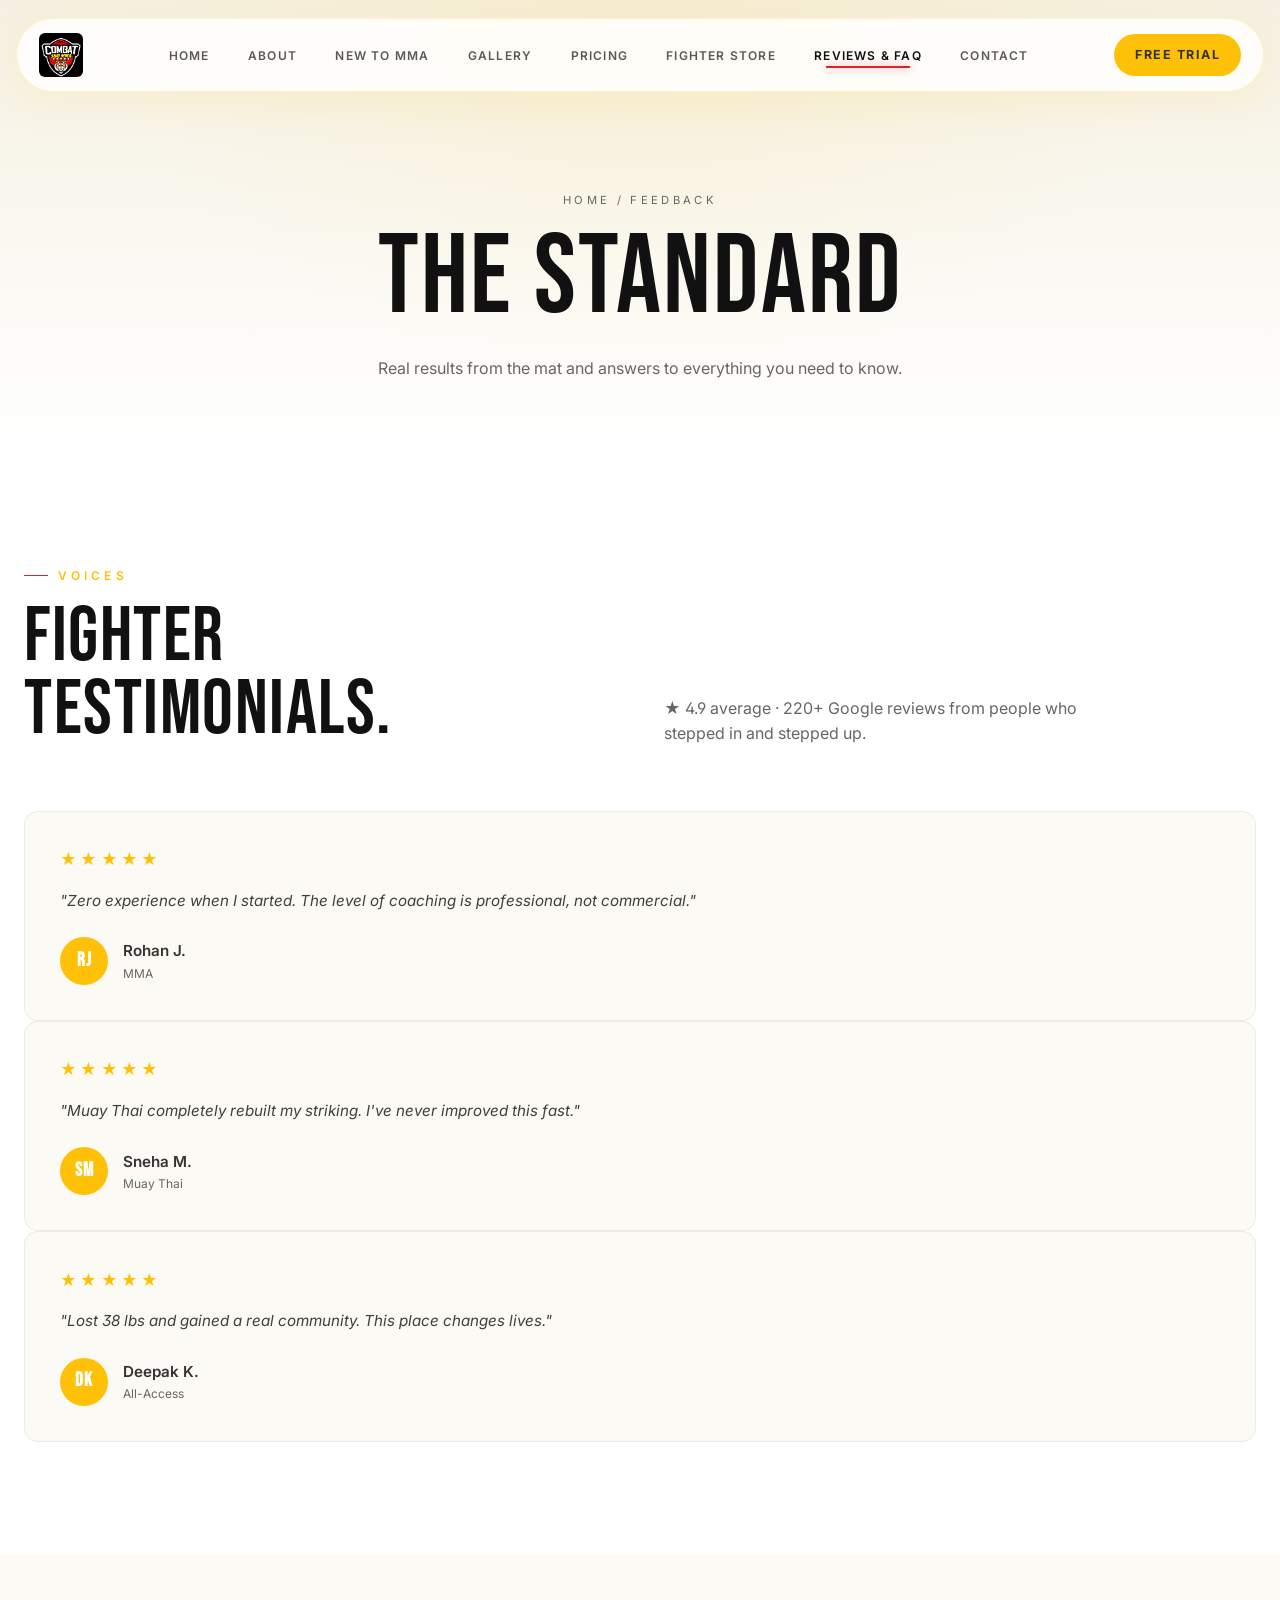
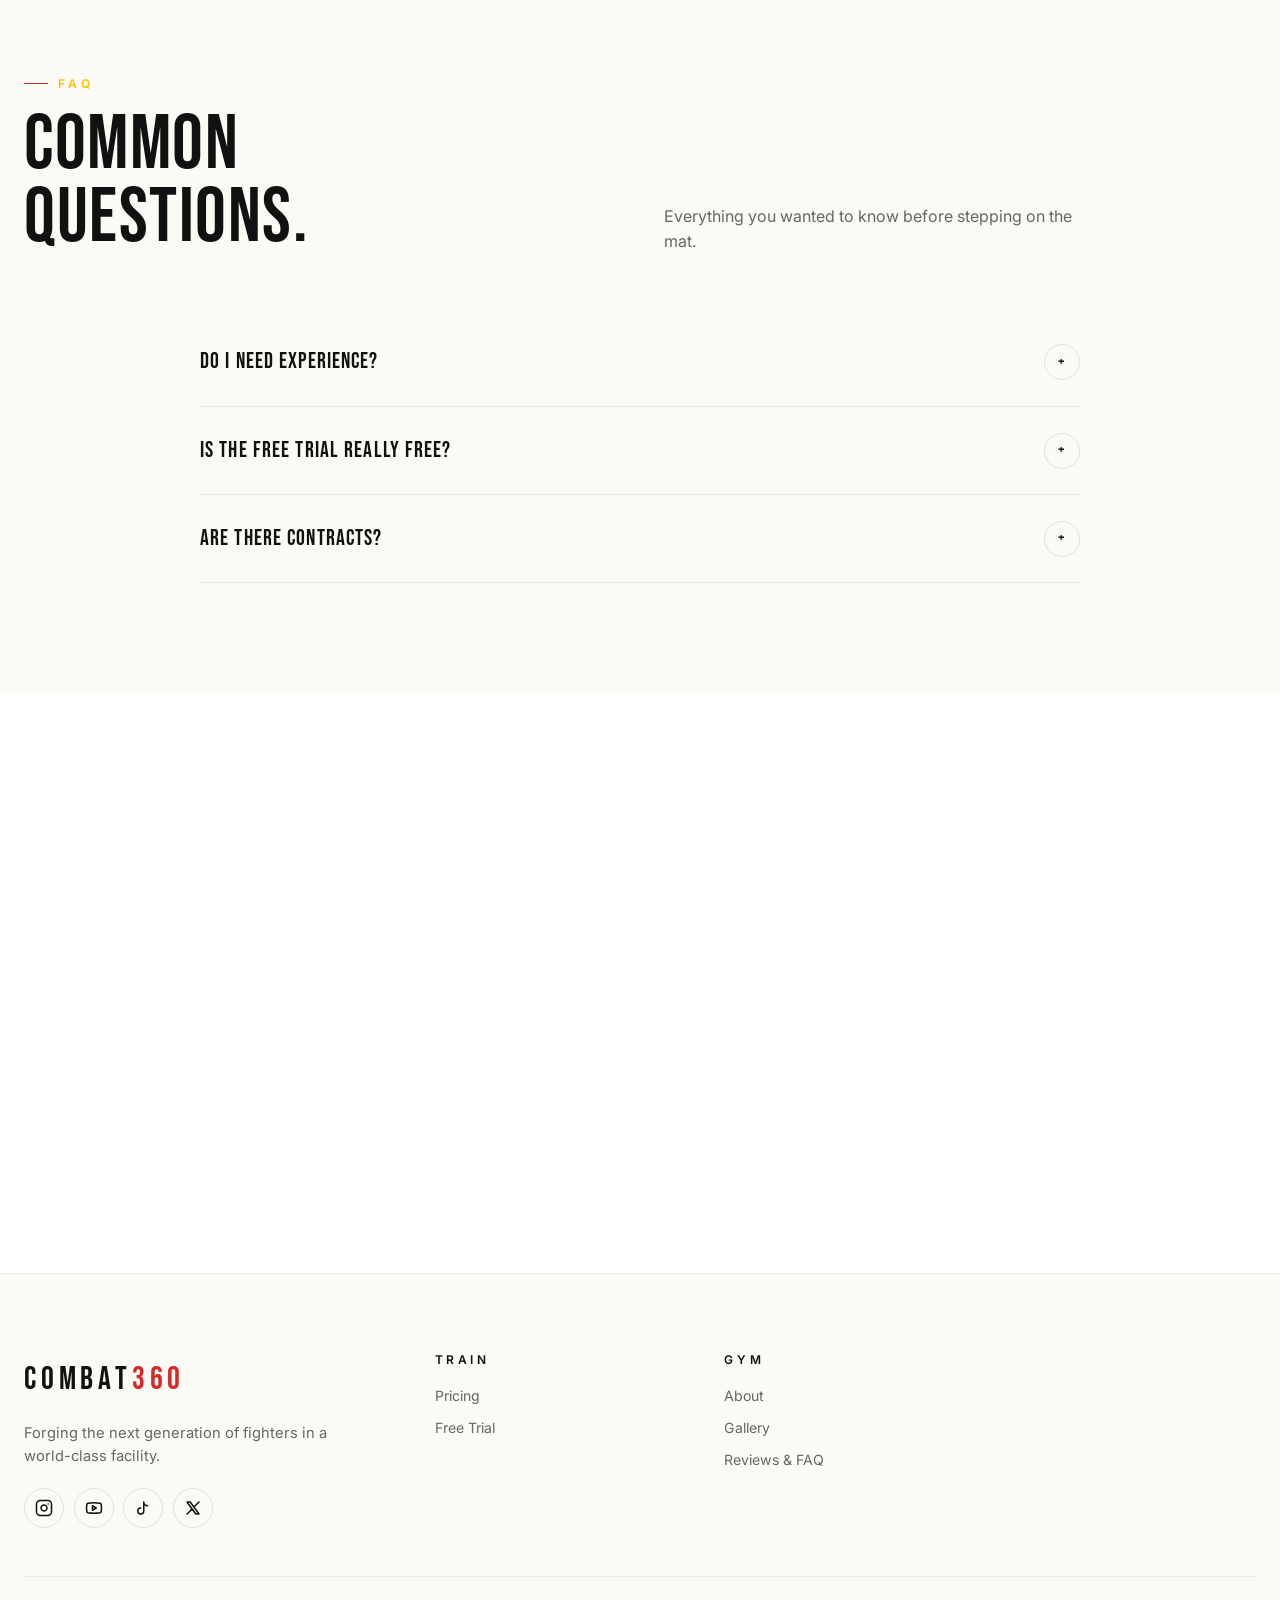
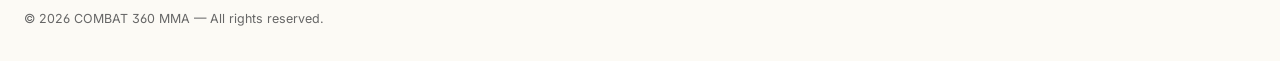
<file: reviews-faq.html>
<!DOCTYPE html>
<html lang="en">
<head>
<meta charset="UTF-8" />
<meta name="viewport" content="width=device-width, initial-scale=1, maximum-scale=5" />
<meta name="theme-color" content="#ffffff" />
<title>Reviews & FAQ — COMBAT 360 MMA</title>
<link rel="preconnect" href="https://fonts.googleapis.com" />
<link rel="preconnect" href="https://fonts.gstatic.com" crossorigin />
<link href="https://fonts.googleapis.com/css2?family=Bebas+Neue&family=Inter:wght@300;400;500;600;700&display=swap" rel="stylesheet" />
<link rel="stylesheet" href="https://cdn.jsdelivr.net/npm/swiper@11/swiper-bundle.min.css" />
<link rel="stylesheet" href="css/style.css" />
</head>
<body>

<nav class="nav">
  <a href="index.html" class="nav-logo">
    <img src="assets/images/logo.jpg" alt="COMBAT 360 MMA">
  </a>
  <ul class="nav-links">
    <li><a href="index.html">Home</a></li>
    <li><a href="about.html">About</a></li>
    <li><a href="new-to-mma.html">New to MMA</a></li>
    <li><a href="gallery.html">Gallery</a></li>
    <li><a href="pricing.html">Pricing</a></li>
    <li><a href="fight-store.html">Fighter Store</a></li>
    <li><a href="reviews-faq.html" class="active">Reviews & FAQ</a></li>
    <li><a href="contact.html">Contact</a></li>
  </ul>
  <a href="booking.html" class="nav-cta">Free Trial</a>
  <button class="hamburger" aria-label="Menu"><span></span><span></span><span></span></button>
</nav>

<div class="mobile-menu">
  <ul>
    <li><a href="index.html">Home</a></li>
    <li><a href="about.html">About</a></li>
    <li><a href="new-to-mma.html">New to MMA</a></li>
    <li><a href="gallery.html">Gallery</a></li>
    <li><a href="pricing.html">Pricing</a></li>
    <li><a href="fight-store.html">Fighter Store</a></li>
    <li><a href="reviews-faq.html">Reviews & FAQ</a></li>
    <li><a href="contact.html">Contact</a></li>
    <li><a href="booking.html">Free Trial →</a></li>
  </ul>
</div>

<header class="page-head">
  <div class="container">
    <div class="crumbs"><a href="index.html">Home</a> / Feedback</div>
    <h1>The Standard</h1>
    <p class="muted reveal" style="max-width:580px;margin:1.5rem auto 0">Real results from the mat and answers to everything you need to know.</p>
  </div>
</header>

<section>
  <div class="container">
    <div class="section-head">
      <div class="reveal"><div class="eyebrow">Voices</div><h2>Fighter<br/>Testimonials.</h2></div>
      <p class="reveal">★ 4.9 average · 220+ Google reviews from people who stepped in and stepped up.</p>
    </div>
    <div class="programs-grid reveal-stagger">
      <div class="testi-card"><div class="testi-stars">★★★★★</div><p>"Zero experience when I started. The level of coaching is professional, not commercial."</p><div class="testi-meta"><div class="testi-avatar">RJ</div><div><div class="testi-name">Rohan J.</div><div class="testi-role">MMA</div></div></div></div>
      <div class="testi-card"><div class="testi-stars">★★★★★</div><p>"Muay Thai completely rebuilt my striking. I've never improved this fast."</p><div class="testi-meta"><div class="testi-avatar">SM</div><div><div class="testi-name">Sneha M.</div><div class="testi-role">Muay Thai</div></div></div></div>
      <div class="testi-card"><div class="testi-stars">★★★★★</div><p>"Lost 38 lbs and gained a real community. This place changes lives."</p><div class="testi-meta"><div class="testi-avatar">DK</div><div><div class="testi-name">Deepak K.</div><div class="testi-role">All-Access</div></div></div></div>
    </div>
  </div>
</section>

<section style="background:var(--black-2)">
  <div class="container">
    <div class="section-head">
      <div class="reveal"><div class="eyebrow">FAQ</div><h2>Common<br/>Questions.</h2></div>
      <p class="reveal">Everything you wanted to know before stepping on the mat.</p>
    </div>
    <div class="faq reveal">
      <div class="faq-item"><button class="faq-q">Do I need experience? <span class="icon">+</span></button><div class="faq-a"><p>Zero experience required. Our fundamentals classes are built for total beginners.</p></div></div>
      <div class="faq-item"><button class="faq-q">Is the free trial really free? <span class="icon">+</span></button><div class="faq-a"><p>Yes. One full class, on us. No upsell, no contract, no pressure.</p></div></div>
      <div class="faq-item"><button class="faq-q">Are there contracts? <span class="icon">+</span></button><div class="faq-a"><p>No. All memberships are month-to-month. Cancel anytime.</p></div></div>
    </div>
  </div>
</section>

<!-- Map Section -->
<section style="padding: 4rem 0; line-height: 0; position: relative;">
  <div class="reveal" style="width: 100%; height: 450px; overflow: hidden; position: relative;">
    <a href="https://www.google.com/maps?q=COMBAT+360+MMA+Mira+Road+East+Mumbai" target="_blank" aria-label="Open directions in Google Maps" style="display: block; width: 100%; height: 100%;">
      <div style="position: absolute; inset: 0; z-index: 5; cursor: pointer;"></div>
      <iframe src="https://www.google.com/maps/embed?pb=!1m23!1m12!1m3!1d15062.175829860036!2d72.8633633!3d19.3021884!2m3!1f0!2f0!3f0!3m2!1i1024!2i768!4f13.1!4m8!3e6!4m0!4m5!1s0x3be7b1140842f2b1%3A0xf87c37d9b6e68629!2sCOMBAT%20360%20MMA%2C%20Svp%20school%20road%2C%20inside%20SHIVAR%20GARDEN%2C%20near%20giant%20wheel%2C%20%F0%9F%8E%A1%2C%20Mira%20Road%20East%2C%20Mumbai%2C%20Mira%20Bhayandar%2C%20Maharashtra%20401105!3m2!1d19.289479999999998!2d72.8669812!5e0!3m2!1sen!2sin!4v1778427799899!5m2!1sen!2sin" width="100%" height="100%" style="border:0;" allowfullscreen="" loading="lazy" referrerpolicy="no-referrer-when-downgrade"></iframe>
    </a>
  </div>
</section>

<footer>
  <div class="container">
    <div class="foot-grid">
      <div>
        <div class="foot-brand">COMBAT<span>360</span></div>
        <p class="muted" style="max-width:340px;font-size:.92rem">Forging the next generation of fighters in a world-class facility.</p>
        <div class="socials">
          <a href="YOUR_INSTAGRAM_LINK" aria-label="Instagram">
            <svg xmlns="http://www.w3.org/2000/svg" width="24" height="24" viewBox="0 0 24 24" fill="none" stroke="currentColor" stroke-width="2" stroke-linecap="round" stroke-linejoin="round"><rect width="20" height="20" x="2" y="2" rx="5" ry="5"/><path d="M16 11.37A4 4 0 1 1 12.63 8 4 4 0 0 1 16 11.37z"/><line x1="17.5" x2="17.51" y1="6.5" y2="6.5"/></svg>
          </a>
          <a href="YOUR_YOUTUBE_LINK" aria-label="YouTube">
            <svg xmlns="http://www.w3.org/2000/svg" width="24" height="24" viewBox="0 0 24 24" fill="none" stroke="currentColor" stroke-width="2" stroke-linecap="round" stroke-linejoin="round"><path d="M2.5 17a24.12 24.12 0 0 1 0-10 2 2 0 0 1 1.4-1.4 49.56 49.56 0 0 1 16.2 0A2 2 0 0 1 21.5 7a24.12 24.12 0 0 1 0 10 2 2 0 0 1-1.4 1.4 49.55 49.55 0 0 1-16.2 0A2 2 0 0 1 2.5 17"/><path d="m10 15 5-3-5-3z"/></svg>
          </a>
          <a href="#" aria-label="TikTok">
            <svg xmlns="http://www.w3.org/2000/svg" width="24" height="24" viewBox="0 0 24 24" fill="none" stroke="currentColor" stroke-width="2" stroke-linecap="round" stroke-linejoin="round"><path d="M9 12a4 4 0 1 0 4 4V4a5 5 0 0 0 5 5"></path></svg>
          </a>
          <a href="#" aria-label="X">
            <svg xmlns="http://www.w3.org/2000/svg" width="24" height="24" viewBox="0 0 24 24" fill="none" stroke="currentColor" stroke-width="2" stroke-linecap="round" stroke-linejoin="round"><path d="M4 4l11.733 16h4.267l-11.733-16zM4 20l6.768-6.768M13.232 10.768l6.768-6.768"></path></svg>
          </a>
        </div>
      </div>
      <div class="foot-col">
        <h4>Train</h4>
        <ul>
          <li><a href="pricing.html">Pricing</a></li>
          <li><a href="booking.html">Free Trial</a></li>
        </ul>
      </div>
      <div class="foot-col">
        <h4>Gym</h4>
        <ul>
          <li><a href="about.html">About</a></li>
          <li><a href="gallery.html">Gallery</a></li>
          <li><a href="reviews-faq.html">Reviews & FAQ</a></li>
        </ul>
      </div>
    </div>
    <div class="foot-bottom">
      <span>© <span id="year"></span> COMBAT 360 MMA — All rights reserved.</span>
    </div>
  </div>
</footer>

<script src="https://cdn.jsdelivr.net/npm/swiper@11/swiper-bundle.min.js"></script>
<script src="js/main.js"></script>
</body>
</html>
</file>
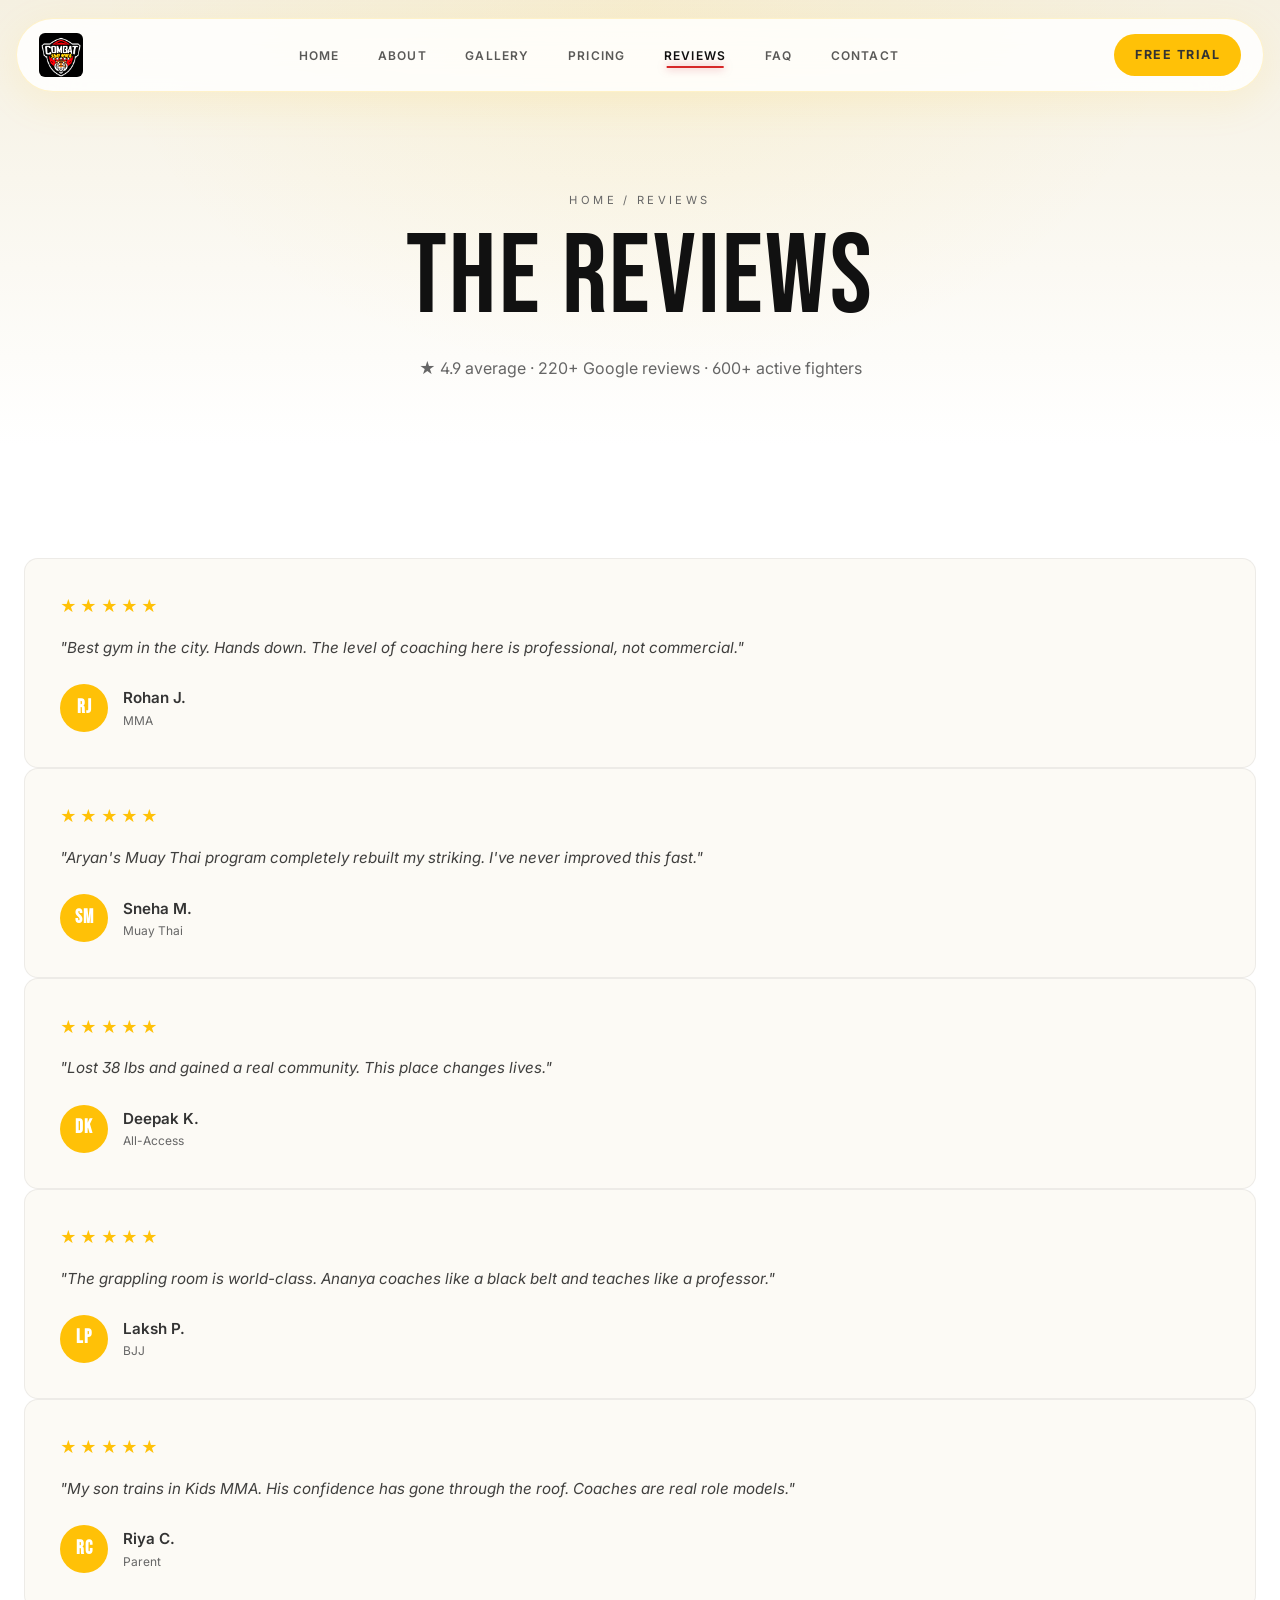
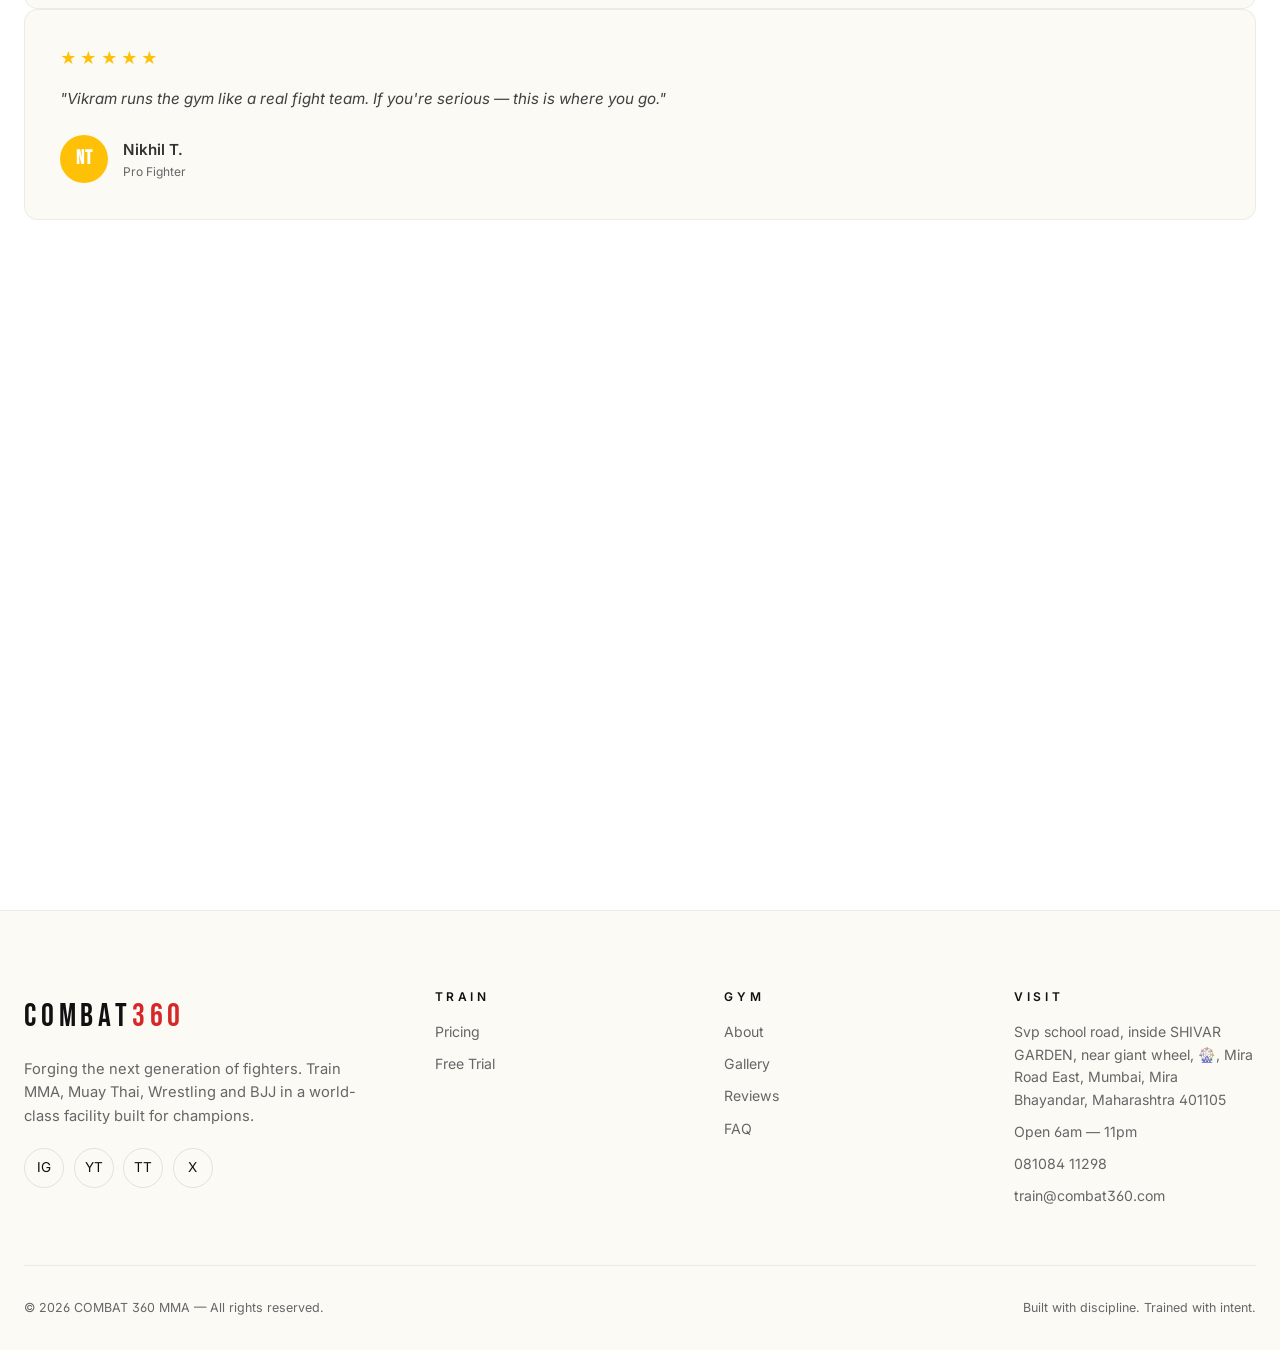
<file: testimonials.html>
<!DOCTYPE html>
<html lang="en">
<head>
<meta charset="UTF-8" />
<meta name="viewport" content="width=device-width, initial-scale=1, maximum-scale=5" />
<meta name="theme-color" content="#0a0a0a" />
<title>Reviews — COMBAT 360 MMA</title>
<meta name="description" content="Real reviews from real fighters. See why COMBAT 360 has a 4.9 star rating." />
<meta property="og:title" content="Reviews — COMBAT 360 MMA" />
<meta property="og:description" content="Real reviews from real fighters. See why COMBAT 360 has a 4.9 star rating." />
<meta property="og:type" content="website" />
<link rel="preconnect" href="https://fonts.googleapis.com" />
<link rel="preconnect" href="https://fonts.gstatic.com" crossorigin />
<link href="https://fonts.googleapis.com/css2?family=Bebas+Neue&family=Inter:wght@300;400;500;600;700&display=swap" rel="stylesheet" />
<link rel="stylesheet" href="https://cdn.jsdelivr.net/npm/swiper@11/swiper-bundle.min.css" />
<link rel="stylesheet" href="css/style.css" />
</head>
<body>

<nav class="nav">
  <a href="index.html" class="nav-logo">
    <img src="assets/images/logo.jpg" alt="COMBAT 360 MMA">
  </a>
  <ul class="nav-links">
    <li><a href="index.html">Home</a></li>
    <li><a href="about.html">About</a></li>
    <li><a href="gallery.html">Gallery</a></li>
    <li><a href="pricing.html">Pricing</a></li>
    <li><a href="testimonials.html">Reviews</a></li>
    <li><a href="faq.html">FAQ</a></li>
    <li><a href="contact.html">Contact</a></li>
  </ul>
  <a href="booking.html" class="nav-cta">Free Trial</a>
  <button class="hamburger" aria-label="Menu"><span></span><span></span><span></span></button>
</nav>

<div class="mobile-menu">
  <ul>
    <li><a href="index.html">Home</a></li>
    <li><a href="about.html">About</a></li>
    <li><a href="gallery.html">Gallery</a></li>
    <li><a href="pricing.html">Pricing</a></li>
    <li><a href="testimonials.html">Reviews</a></li>
    <li><a href="faq.html">FAQ</a></li>
    <li><a href="contact.html">Contact</a></li>
    <li><a href="booking.html">Free Trial →</a></li>
  </ul>
</div>

<a href="booking.html" class="float-cta">Book Free Trial →</a>
<header class="page-head">
  <div class="container">
    <div class="crumbs"><a href="index.html">Home</a> / Reviews</div>
    <h1>The Reviews</h1>
    <p class="muted reveal" style="max-width:580px;margin:1.5rem auto 0">★ 4.9 average · 220+ Google reviews · 600+ active fighters</p>
  </div>
</header>

<section>
  <div class="container">
    <div class="programs-grid reveal-stagger">
      <div class="testi-card"><div class="testi-stars">★★★★★</div><p>"Best gym in the city. Hands down. The level of coaching here is professional, not commercial."</p><div class="testi-meta"><div class="testi-avatar">RJ</div><div><div class="testi-name">Rohan J.</div><div class="testi-role">MMA</div></div></div></div>
      <div class="testi-card"><div class="testi-stars">★★★★★</div><p>"Aryan's Muay Thai program completely rebuilt my striking. I've never improved this fast."</p><div class="testi-meta"><div class="testi-avatar">SM</div><div><div class="testi-name">Sneha M.</div><div class="testi-role">Muay Thai</div></div></div></div>
      <div class="testi-card"><div class="testi-stars">★★★★★</div><p>"Lost 38 lbs and gained a real community. This place changes lives."</p><div class="testi-meta"><div class="testi-avatar">DK</div><div><div class="testi-name">Deepak K.</div><div class="testi-role">All-Access</div></div></div></div>
      <div class="testi-card"><div class="testi-stars">★★★★★</div><p>"The grappling room is world-class. Ananya coaches like a black belt and teaches like a professor."</p><div class="testi-meta"><div class="testi-avatar">LP</div><div><div class="testi-name">Laksh P.</div><div class="testi-role">BJJ</div></div></div></div>
      <div class="testi-card"><div class="testi-stars">★★★★★</div><p>"My son trains in Kids MMA. His confidence has gone through the roof. Coaches are real role models."</p><div class="testi-meta"><div class="testi-avatar">RC</div><div><div class="testi-name">Riya C.</div><div class="testi-role">Parent</div></div></div></div>
      <div class="testi-card"><div class="testi-stars">★★★★★</div><p>"Vikram runs the gym like a real fight team. If you're serious — this is where you go."</p><div class="testi-meta"><div class="testi-avatar">NT</div><div><div class="testi-name">Nikhil T.</div><div class="testi-role">Pro Fighter</div></div></div></div>
    </div>
  </div>
</section>

<!-- Map Section -->
<section style="padding: 4rem 0; line-height: 0; position: relative;">
  <div class="reveal" style="width: 100%; height: 450px; overflow: hidden; position: relative;">
    <a href="https://www.google.com/maps?q=COMBAT+360+MMA+Mira+Road+East+Mumbai" target="_blank" aria-label="Open directions in Google Maps" style="display: block; width: 100%; height: 100%;">
      <div style="position: absolute; inset: 0; z-index: 5; cursor: pointer;"></div>
      <iframe src="https://www.google.com/maps/embed?pb=!1m23!1m12!1m3!1d15062.175829860036!2d72.8633633!3d19.3021884!2m3!1f0!2f0!3f0!3m2!1i1024!2i768!4f13.1!4m8!3e6!4m0!4m5!1s0x3be7b1140842f2b1%3A0xf87c37d9b6e68629!2sCOMBAT%20360%20MMA%2C%20Svp%20school%20road%2C%20inside%20SHIVAR%20GARDEN%2C%20near%20giant%20wheel%2C%20%F0%9F%8E%A1%2C%20Mira%20Road%20East%2C%20Mumbai%2C%20Mira%20Bhayandar%2C%20Maharashtra%20401105!3m2!1d19.289479999999998!2d72.8669812!5e0!3m2!1sen!2sin!4v1778427799899!5m2!1sen!2sin" width="100%" height="100%" style="border:0;" allowfullscreen="" loading="lazy" referrerpolicy="no-referrer-when-downgrade"></iframe>
    </a>
  </div>
</section>

<footer>
  <div class="container">
    <div class="foot-grid">
      <div>
        <div class="foot-brand">COMBAT<span>360</span></div>
        <p class="muted" style="max-width:340px;font-size:.92rem">Forging the next generation of fighters. Train MMA, Muay Thai, Wrestling and BJJ in a world-class facility built for champions.</p>
        <div class="socials">
          <a href="#" aria-label="Instagram">IG</a>
          <a href="#" aria-label="YouTube">YT</a>
          <a href="#" aria-label="TikTok">TT</a>
          <a href="#" aria-label="X">X</a>
        </div>
      </div>
      <div class="foot-col">
        <h4>Train</h4>
        <ul>
          <li><a href="pricing.html">Pricing</a></li>
          <li><a href="booking.html">Free Trial</a></li>
        </ul>
      </div>
      <div class="foot-col">
        <h4>Gym</h4>
        <ul>
          <li><a href="about.html">About</a></li>
          <li><a href="gallery.html">Gallery</a></li>
          <li><a href="testimonials.html">Reviews</a></li>
          <li><a href="faq.html">FAQ</a></li>
        </ul>
      </div>
      <div class="foot-col">
        <h4>Visit</h4>
        <ul>
          <li>Svp school road, inside SHIVAR GARDEN, near giant wheel, 🎡, Mira Road East, Mumbai, Mira Bhayandar, Maharashtra 401105</li>
          <li>Open 6am — 11pm</li>
          <li>081084 11298</li>
          <li>train@combat360.com</li>
        </ul>
      </div>
    </div>
    <div class="foot-bottom">
      <span>© <span id="year"></span> COMBAT 360 MMA — All rights reserved.</span>
      <span>Built with discipline. Trained with intent.</span>
    </div>
  </div>
</footer>

<script src="https://cdn.jsdelivr.net/npm/swiper@11/swiper-bundle.min.js"></script>
<script src="js/main.js"></script>
</body>
</html>
</file>
<file: css/style.css>
/* ============================================
   COMBAT 360 MMA — Premium Cinematic Stylesheet
   ============================================ */

:root{
  --black:#ffffff;
  --black-2: #fcfaf5; /* Warm sunny cream */
  --black-3: #f5f0e1;
  --off-white: #333333; /* Darker gray for body text readability */
  --white: #111111; /* Sharp black for headings */
  --gray: #666666;
  --gray-2: #dddddd;
  --metal: #c9c9c9;
  --blood: #d62828; /* Vibrant performance red */
  --blood-glow:rgba(200,16,46,.55);
  --yellow:#ffc107;
  --yellow-glow:rgba(255,193,7,.4);
  --radius:14px;
  --ease:cubic-bezier(.7,0,.3,1);
  --container:1280px;
}

* {
  box-sizing: border-box;
  margin: 0;
  padding: 0;
}

html {
  scroll-behavior: smooth;
}

body {
  font-family:'Inter',system-ui,sans-serif;
  background:var(--black);
  color:var(--off-white);
  line-height:1.6;
  overflow-x:hidden;
  -webkit-font-smoothing: antialiased;
  font-feature-settings:"ss01";
}

img {
  display: block;
  max-width: 100%;
  height: auto;
}

a {
  color: inherit;
  text-decoration: none;
}

button {
  font: inherit;
  cursor: pointer;
  border: none;
  background: none;
  color: inherit;
}

::selection {
  background: var(--blood);
  color: #fff;
}

/* Scrollbar */
::-webkit-scrollbar {
  width: 5px;
  height: 5px;
}

::-webkit-scrollbar-track {
  background: var(--black-3);
}

::-webkit-scrollbar-thumb {
  background: var(--yellow);
  border-radius: 4px;
}

/* Typography */
h1,
h2,
h3,
h4,
.display {
  font-family:'Bebas Neue','Inter',sans-serif;
  font-weight:400;
  letter-spacing:.02em;
  line-height:.95;
  text-transform:uppercase;
  color:var(--white);
}

.accent {
  color: var(--yellow);
  font-style: italic;
}

h1 {
  font-size: clamp(3rem, 9vw, 8.5rem);
}

h2 {
  font-size: clamp(2.2rem, 6vw, 5rem);
}

h3 {
  font-size: clamp(1.5rem, 3vw, 2.4rem);
}

.eyebrow {
  font-family:'Inter',sans-serif;
  font-size:.75rem;
  letter-spacing:.35em;
  text-transform:uppercase;
  color:var(--yellow);
  font-weight:600;
  margin-bottom:1rem;
  display:inline-flex;
  align-items:center;
  gap:.6rem;
}

.eyebrow::before {
  content: "";
  width: 24px;
  height: 1px;
  background: var(--blood);
}

.muted {
  color: var(--gray);
}

.container {
  max-width: var(--container);
  margin: 0 auto;
  padding: 0 1.5rem;
}

section {
  padding: 7rem 0;
  position: relative;
}

/* ============== NAVBAR ============== */
.nav{
  position:fixed;top:18px;left:50%;transform:translateX(-50%);
  width:calc(100% - 32px);max-width:1320px;z-index:1000;
  display:flex;align-items:center;justify-content:space-between;
  padding:14px 22px;
  background: rgba(255, 255, 255, 0.85);
  backdrop-filter: blur(30px) saturate(150%);
  -webkit-backdrop-filter: blur(30px) saturate(150%);
  border: 1px solid rgba(255, 193, 7, 0.2);
  border-radius: 100px;
  transition:all .4s var(--ease);
  box-shadow: 0 10px 40px rgba(255,193,7,0.1);
}
.nav.scrolled{
  background: rgba(255, 255, 255, 0.98);
  padding: 10px 18px;
  border-color:rgba(0,0,0,.12);
  top:10px;
}
.nav-logo{
  display:flex;align-items:center;gap:.5rem;
  transition: transform .3s var(--ease);
}
.nav-logo:hover { transform: scale(1.03); }
.nav-logo img {
  height: 44px;
  width: auto;
  object-fit: contain;
  border-radius: 6px;
  filter: brightness(1.1);
  transition: all .3s var(--ease);
}
.nav-logo:hover img { filter: brightness(1.25); }
.nav-links{display:flex;gap:.4rem;list-style:none}
.nav-links a{
  position:relative; padding:.7rem 1rem;
  font-size:.75rem; font-weight:600; letter-spacing:.1em; text-transform:uppercase;
  color:rgba(0,0,0,0.65); transition:color .3s var(--ease);
}
.nav-links a::after{
  content:"";position:absolute;left:50%;bottom:6px;width:0;height:2px;
  background:var(--blood);transition:all .35s var(--ease);transform:translateX(-50%);
  box-shadow:0 0 8px var(--blood-glow);
}
.nav-links a:hover,.nav-links a.active{color:var(--white)}
.nav-links a:hover::after,.nav-links a.active::after{width:60%}

.nav-cta{
  padding:.7rem 1.3rem;background:var(--blood);color:var(--black);
  border-radius:999px;font-size:.78rem;font-weight:700;
  letter-spacing:.12em;text-transform:uppercase;
  transition:all .3s var(--ease);
  box-shadow:0 0 0 0 var(--blood-glow);
}
.nav-cta:hover{transform:translateY(-2px);box-shadow:0 8px 30px var(--blood-glow)}

.hamburger{display:none;width:42px;height:42px;border-radius:50%;
  background:transparent;position:relative;border:none}
.hamburger span{
  position:absolute;right:8px;width:24px;height:2px;background:var(--white);
  transition:all .35s var(--ease);
}
.hamburger span:nth-child(1){top:14px}
.hamburger span:nth-child(2){top:20px;width:16px}
.hamburger span:nth-child(3){top:26px}
.hamburger.active span:nth-child(1){top:20px;transform:rotate(45deg);width:24px}
.hamburger.active span:nth-child(2){opacity:0}
.hamburger.active span:nth-child(3){top:20px;transform:rotate(-45deg);width:24px}

.mobile-menu{
  position:fixed;inset:0;background:rgba(255,255,255,0.98);z-index:999;
  display:flex;align-items:center;justify-content:center;
  opacity:0;visibility:hidden;transition:all .5s var(--ease);
  backdrop-filter:blur(25px);
  -webkit-backdrop-filter:blur(25px);
}
.mobile-menu::before{
  content:"COMBAT";
  position:absolute;
  top:50%;
  left:50%;
  transform:translate(-50%,-50%);
  font-family:'Bebas Neue',sans-serif;
  font-size:25vw;
  color:rgba(0,0,0,0.03);
  z-index:-1;
  letter-spacing:0.05em;
}
.mobile-menu.open{opacity:1;visibility:visible}
.mobile-menu ul{
  list-style:none;
  text-align:left;
  border-left:2px solid var(--yellow);
  padding-left:2rem;
}
.mobile-menu li{overflow:hidden;margin:.4rem 0}
.mobile-menu a{
  font-family:'Bebas Neue',sans-serif;font-size:clamp(2rem,8vw,3.5rem);
  color:var(--white);letter-spacing:.08em;display:inline-block;
  transform:translateY(120%);transition:all .6s var(--ease);
  position:relative;
}
.mobile-menu.open a{transform:translateY(0)}
.mobile-menu li:nth-child(1) a{transition-delay:.05s}
.mobile-menu li:nth-child(2) a{transition-delay:.1s}
.mobile-menu li:nth-child(3) a{transition-delay:.15s}
.mobile-menu li:nth-child(4) a{transition-delay:.2s}
.mobile-menu li:nth-child(5) a{transition-delay:.25s}
.mobile-menu li:nth-child(6) a{transition-delay:.3s}
.mobile-menu li:nth-child(7) a{transition-delay:.35s}
.mobile-menu li:nth-child(8) a{transition-delay:.4s}
.mobile-menu li:nth-child(9) a{transition-delay:.45s}
.mobile-menu li:nth-child(10) a{transition-delay:.5s}
.mobile-menu li:nth-child(10) a{transition-delay:.5s;color:var(--blood)}
.mobile-menu a:hover{color:var(--blood)}

@media(max-width:980px){
  .nav-links,.nav-cta{display:none}
  .hamburger{display:block}
}

/* ============== BUTTONS ============== */
.btn{
  display:inline-flex;align-items:center;gap:.7rem;
  padding:1.05rem 2rem;font-size:.78rem;font-weight:700;
  letter-spacing:.16em;text-transform:uppercase;
  border-radius:999px;transition:all .35s var(--ease);
  position:relative;overflow:hidden; text-align: center;
}
.btn-primary{background:var(--blood);color:#fff;box-shadow:0 0 0 0 var(--blood-glow)}
.btn-primary:hover{transform:translateY(-3px);box-shadow:0 14px 40px var(--blood-glow)}
.btn-ghost{
  border:1px solid rgba(0,0,0,.12);color:var(--off-white);
  background:rgba(0,0,0,.03);backdrop-filter:blur(10px);
}
.btn-ghost:hover{border-color:var(--white);background:rgba(0,0,0,.06);transform:translateY(-3px)}
.btn .arrow{transition:transform .35s var(--ease)}
.btn:hover .arrow{transform:translateX(4px)}

/* ============== HERO ============== */
.hero{
  min-height:100vh;position:relative;display:flex;align-items:center;
  overflow:hidden;padding:12rem 0 6rem;
}

/* New: Video Background for Hero */
.hero-video-background {
  position:absolute;inset:0;z-index:0;
  background: transparent; /* Removed black fallback to prevent "surprising" flashes */
}
.hero-video-background video {
  position: absolute;
  top: 50%;
  left: 50%;
  /* GPU-Accelerated Rotation: translate3d is faster than translate/translateZ */
  transform: translate3d(-50%, -50%, 0) rotate(270deg);
  will-change: transform; 
  backface-visibility: hidden;
  
  min-width: 100vh;
  min-height: 100vw;
  width: auto;
  height: auto;
  object-fit: cover;
  display: block;
  filter: none; /* Removed filters to significantly reduce GPU load per frame */
}
.hero-video-background::after {
  content:"";position:absolute;inset:0;
  background:
    linear-gradient(180deg, rgba(255,255,255,0.4) 0%, rgba(255,255,255,0.1) 50%, var(--black) 100%),
    radial-gradient(circle at center, transparent 0%, rgba(255,255,255,0.2) 100%);
  z-index: 2; /* Above the video, below other atmospheric effects */
}

/* Original .hero-bg is replaced by .hero-video-background and its ::after */
/* .hero-bg was here, now removed */

.hero-smoke {
  position: absolute; inset: 0; z-index: 3; opacity: 0.15; pointer-events: none;
  background: url('https://www.transparenttextures.com/patterns/asfalt-dark.png');
  filter: grayscale(1);
}
.hero-smoke::after {
  content: ""; position: absolute; inset: 0;
  background: radial-gradient(circle at 50% 50%, rgba(255,193,7,0.1), transparent 70%);
  filter: blur(30px); animation: smokeDrift 20s linear infinite; /* Reduced blur radius for better performance */
}
@keyframes smokeDrift {
  0% { transform: translate(-5%) rotate(0deg) scale(1); }
  50% { transform: translate(5%) rotate(2deg) scale(1.1); }
  100% { transform: translate(-5%) rotate(0deg) scale(1); }
}
/* Premium Lighting Spotlight */
.hero-lighting {
  position: absolute; inset: 0; z-index: 4; pointer-events: none;
  background: radial-gradient(circle at var(--mouse-x, 50%) var(--mouse-y, 50%), rgba(255,193,7,0.08) 0%, transparent 40%);
  mix-blend-mode: screen;
}
/* Cinematic Red Embers Container */
.hero-particles {
  position: absolute; inset: 0; z-index: 5; pointer-events: none; overflow: hidden;
}
.ember {
  position: absolute; background: var(--yellow); border-radius: 50%;
  filter: blur(1.5px); box-shadow: 0 0 10px var(--yellow);
  will-change: transform, opacity;
  opacity: 0;
}

.hero-grain {
  display: none; /* SVG Turbulence is extremely heavy; disabled to prioritize video smoothness */
  position:absolute;inset:0;z-index: 6;opacity:.05;pointer-events:none;
}
.hero .container{position:relative;z-index:20} /* Higher z-index to ensure visibility */
.hero-tag{
  display:inline-flex;align-items:center;gap:.7rem;
  padding:.5rem 1rem;border:1px solid rgba(255,255,255,.15);
  border-radius:999px;font-size:.72rem;letter-spacing:.25em;text-transform:uppercase;
  background:rgba(0,0,0,.03);backdrop-filter:blur(8px);
  margin-bottom:2rem;
}
.hero-tag .pulse-dot{
  width:8px;height:8px;border-radius:50%;background:var(--yellow);
  box-shadow:0 0 0 0 var(--yellow);animation:pulse 2s infinite;
}
@keyframes pulse{
  0%{box-shadow:0 0 0 0 rgba(200,16,46,.7)}
  70%{box-shadow:0 0 0 14px rgba(200,16,46,0)}
  100%{box-shadow:0 0 0 0 rgba(200,16,46,0)}
}
.hero h1{
  font-size:clamp(3.5rem,11vw,9.5rem);
  margin-bottom:1.5rem;
  text-shadow: 0 10px 40px rgba(255,255,255,0.8);
}
.hero h1 .line{display:block;overflow:hidden}
.hero h1 .line span{display:inline-block}
.hero h1 .accent{color:var(--yellow);font-style:italic}
.hero-sub{
  max-width:560px;font-size:1.05rem;color:var(--off-white);
  margin-bottom:2.5rem;
  font-weight: 600; line-height: 1.5;
}
.hero-actions{display:flex;flex-wrap:wrap;gap:1rem}
.hero-meta{
  position:absolute;bottom:2rem;left:0;right:0;z-index:11;
  display:flex;justify-content:space-between;align-items:flex-end;
  padding:0 2rem;color:rgba(0,0,0,.45);font-size:.72rem;letter-spacing:.25em;text-transform:uppercase;
}
.hero-meta .vert{writing-mode:vertical-rl;transform:rotate(180deg)}
.scroll-cue{
  display:flex;flex-direction:column;align-items:center;gap:.6rem;color:var(--white);
}
.scroll-cue .line-anim{
  width:1px;height:46px;background:rgba(0,0,0,.15);position:relative;overflow:hidden;
}
.scroll-cue .line-anim::after{
  content:"";position:absolute;top:-50%;left:0;width:100%;height:50%;background:var(--white);
  animation:scrollLine 1.8s infinite var(--ease);
}
@keyframes scrollLine{to{top:100%}}

@media(max-width:768px){
  .hero{padding-top: 12rem;}
  .hero-meta{display:none}
}

/* ============== OWNER INTRO VIDEO ============== */
.owner-video-card {
  width: 100%;
  max-width: 420px;
  margin: 0 auto;
  aspect-ratio: 4 / 5;
  background: var(--black-3);
  border-radius: 24px;
  overflow: hidden;
  border: 1px solid var(--yellow-glow);
  box-shadow: 0 30px 60px rgba(0,0,0,0.1);
  /* Hardware acceleration for lag-free playback */
  transform: translateZ(0);
  will-change: transform;
}

.intro-video-player {
  width: 100%;
  height: 100%;
  object-fit: cover;
  display: block;
  /* Standard orientation - no rotation needed for vertical files */
}

/* ============== MARQUEE ============== */
.marquee{
  border-top:1px solid rgba(0,0,0,.07);
  border-bottom:1px solid rgba(0,0,0,.07);
  overflow:hidden;padding:1.4rem 0;background:var(--black-2);
}
.marquee-track{
  display:flex;gap:3rem;white-space:nowrap;
  animation:marquee 30s linear infinite;
  font-family:'Bebas Neue',sans-serif;font-size:1.6rem;letter-spacing:.15em;color:rgba(0,0,0,.3);
}
.marquee-track span{display:flex;align-items:center;gap:3rem}
.marquee-track .dot{width:10px;height:10px;background:var(--yellow);border-radius:50%}
@keyframes marquee{to{transform:translateX(-50%)}}

/* ============== SECTION HEAD ============== */
.section-head{display:grid;grid-template-columns:1fr 1fr;gap:3rem;align-items:end;margin-bottom:4rem}
.section-head h2{max-width:600px}
.section-head p{color:var(--gray);max-width:440px}
@media(max-width:768px){.section-head{grid-template-columns:1fr}}

/* ============== ABOUT / PHILOSOPHY ============== */
.split{display:grid;grid-template-columns:1fr 1fr;gap:5rem;align-items:center}
@media(max-width:900px){.split{grid-template-columns:1fr;gap:3rem}}
.split-img{
  position:relative;border-radius:var(--radius);overflow:hidden;
  aspect-ratio:4/5;
}
.split-img img{width:100%;height:100%;object-fit:cover;transition:transform 1.4s var(--ease)}
.split-img:hover img{transform:scale(1.06)}
.split-img::after{
  content:"";position:absolute;inset:0;
  background:linear-gradient(180deg,transparent 60%,rgba(255,255,255,.6));
}
.split-img .badge{
  position:absolute;left:1.5rem;bottom:1.5rem;z-index:2;
  font-family:'Bebas Neue',sans-serif;color:var(--white);letter-spacing:.1em;
  font-size:1.1rem;
}
.split-img .badge small{display:block;color:var(--yellow);font-size:.7rem;letter-spacing:.3em}

/* ============== STATS ============== */
.stats{display:grid;grid-template-columns:repeat(4,1fr);gap:1px;background:rgba(0,0,0,.08);
  border:1px solid rgba(0,0,0,.08);border-radius:var(--radius);overflow:hidden;margin-top:5rem}
.stat{background:var(--black);padding:2.2rem 1.5rem;text-align:center}
.stat-num{font-family:'Bebas Neue',sans-serif;font-size:clamp(2.5rem,5vw,4rem);color:var(--white);line-height:1}
.stat-num{color:var(--yellow)}
.stat-label{font-size:.7rem;letter-spacing:.3em;text-transform:uppercase;color:var(--gray);margin-top:.5rem}
@media(max-width:768px){.stats{grid-template-columns:repeat(2,1fr)}}

.chip{
  display:inline-block;padding:.3rem .7rem;font-size:.65rem;
  letter-spacing:.2em;text-transform:uppercase;color:#fff;
  border:1px solid rgba(255,255,255,.18);border-radius:999px;margin-right:.4rem;margin-top:.3rem;
  background:rgba(255,255,255,.04);
}
.chip.red{border-color:var(--blood);color:#fff;background:rgba(200,16,46,0.2)}

/* ============== COACHES ============== */
.coaches-grid{display:grid;grid-template-columns:repeat(3,1fr);gap:1.5rem}
@media(max-width:900px){.coaches-grid{grid-template-columns:repeat(2,1fr)}}
@media(max-width:600px){.coaches-grid{grid-template-columns:1fr}}
.coach-card{
  position:relative;border-radius:var(--radius);overflow:hidden;background:var(--black-2);
  aspect-ratio:3/4;cursor:pointer;
  transition:transform .1s ease-out;
  transform-style: preserve-3d;
  perspective: 1000px;
  will-change: transform;
  border: 1px solid rgba(0,0,0,0.05);
}
.coach-card img{width:100%;height:100%;object-fit:cover;transition:all 1s var(--ease);filter: none;}
.coach-card:hover img{transform:scale(1.08);}
.coach-card::after{
  content:"";position:absolute;inset:0;background:linear-gradient(180deg,transparent 50%,rgba(0,0,0,.85));
}
.coach-info{
  position:absolute;left:0;right:0;bottom:0;z-index:2;padding:1.6rem;
  transform: translateZ(40px);
}
.coach-info h3{font-family:'Bebas Neue',sans-serif;font-size:2.4rem;margin-bottom:.2rem;color:#ffffff;text-shadow:0 4px 15px rgba(0,0,0,0.6);letter-spacing:0.02em;line-height:1}
.coach-info .role{font-size:.7rem;letter-spacing:.3em;color:var(--yellow);text-transform:uppercase}
.owner-badge{
  position:absolute;top:1rem;left:1rem;z-index:3;
  padding:.35rem .8rem;background:var(--blood);color:#fff;
  transform: translateZ(60px);
  font-size:.65rem;letter-spacing:.25em;text-transform:uppercase;border-radius:999px;
}

/* Modal */
.modal{
  position:fixed;inset:0;z-index:2000;background:rgba(255,255,255,.92);
  backdrop-filter:blur(20px);display:flex;align-items:center;justify-content:center;
  opacity:0;visibility:hidden;transition:all .5s var(--ease);padding:2rem;
}
.modal.open{opacity:1;visibility:visible}
.modal-card{
  max-width:1000px;width:100%;background:var(--black);border:1px solid rgba(0,0,0,.08);
  border-radius:var(--radius);overflow:hidden;display:grid;grid-template-columns:1fr 1.2fr;
  transform:scale(.94);transition:transform .6s var(--ease);max-height:90vh;
}
.modal.open .modal-card{transform:scale(1)}
.modal-img{height:100%;min-height:400px;background-size:cover;background-position:center}
.modal-body{padding:2.5rem;overflow-y:auto}
.modal-body h3{font-size:2.6rem;margin-bottom:.4rem}
.modal-body .role{font-size:.7rem;letter-spacing:.3em;color:var(--yellow);text-transform:uppercase;margin-bottom:1.5rem}
.modal-body p{color:rgba(255,255,255,0.9);margin-bottom:1.2rem;font-size:1rem;font-weight:500;line-height:1.7}
.modal-body ul{list-style:none;margin:1.5rem 0}
.modal-body li{padding:.6rem 0;border-bottom:1px solid rgba(0,0,0,.06);font-size:.85rem;
  display:flex;justify-content:space-between;color:#ffffff;font-weight:500}
.modal-body li span{color:var(--yellow);font-family:'Bebas Neue',sans-serif;letter-spacing:.1em}
.modal-close{
  position:absolute;top:1.5rem;right:1.5rem;width:44px;height:44px;
  border-radius:50%;background:rgba(0,0,0,.05);color:var(--white);
  display:flex;align-items:center;justify-content:center;font-size:1.4rem;
  transition:all .3s var(--ease);z-index:5;
}
.modal-close:hover{background:var(--yellow);color:var(--black);transform:rotate(90deg)}
@media(max-width:768px){
  .modal-card{grid-template-columns:1fr;max-height:95vh}
  .modal-img{min-height:240px}
  .modal-body{padding:1.8rem}
}

/* ============== GALLERY ============== */
.gallery-ticker-wrap {
  width: 100%;
  overflow: hidden;
  padding: 4rem 0;
  background: var(--black);
  position: relative;
}

.gallery-ticker-wrap::before,
.gallery-ticker-wrap::after {
  content: "";
  position: absolute;
  top: 0;
  bottom: 0;
  width: 150px;
  z-index: 2;
  pointer-events: none;
}

.gallery-ticker-wrap::before {
  left: 0;
  background: linear-gradient(to right, var(--black), transparent);
}

.gallery-ticker-wrap::after {
  right: 0;
  background: linear-gradient(to left, var(--black), transparent);
}

.ticker-row {
  display: flex;
  gap: 15px;
  margin-bottom: 15px;
  width: max-content;
}

.ticker-row.reverse .ticker-track {
  animation: ticker-move-reverse 60s linear infinite;
}

.ticker-track {
  display: flex;
  gap: 15px;
  animation: ticker-move 50s linear infinite;
}

.ticker-track:hover {
  animation-play-state: paused;
}

.ticker-item {
  height: 350px;
  flex-shrink: 0;
  border-radius: 8px;
  overflow: hidden;
  background: var(--black-3);
  transition: transform 0.5s var(--ease);
}

.ticker-item:hover {
  transform: scale(1.02);
  z-index: 5;
}

.ticker-item img {
  width: 100%;
  height: 100%;
  object-fit: cover;
  pointer-events: none;
}

@keyframes ticker-move {
  0% { transform: translateX(0); }
  100% { transform: translateX(calc(-50% - 7.5px)); }
}

@keyframes ticker-move-reverse {
  0% { transform: translateX(calc(-50% - 7.5px)); }
  100% { transform: translateX(0); }
}

@media(max-width: 768px) {
  .ticker-item { height: 220px; }
  .gallery-ticker-wrap { padding: 2rem 0; }
}

/* ============== MAP SECTION ============== */
.map-section {
  padding: 6rem 0;
  background: var(--black);
}

.map-holder {
  position: relative;
  width: 100%;
  height: 480px;
  border-radius: 40px; /* Modern curved border */
  overflow: hidden;
  box-shadow: 0 30px 60px rgba(0, 0, 0, 0.05); 
  border: 1px solid rgba(0, 0, 0, 0.05);
  transition: transform 0.4s var(--ease), box-shadow 0.4s var(--ease);
}

.map-holder:hover {
  transform: translateY(-5px);
  box-shadow: 0 40px 80px rgba(255, 193, 7, 0.1);
}

.map-overlay { position: absolute; inset: 0; z-index: 10; cursor: pointer; }
.map-holder iframe { width: 100%; height: 100%; border: 0; display: block; }

/* ============== TESTIMONIALS ============== */
.swiper-container{padding:1rem 0 3rem}
.testi-card{
  background:var(--black-2);
  border:1px solid rgba(0,0,0,.06);
  border-radius:var(--radius);padding:2.2rem;height:100%;
  transition:all .4s var(--ease);
}
.testi-card:hover{border-color:var(--yellow-glow);transform:translateY(-4px)}
.testi-stars{color:var(--yellow);margin-bottom:1rem;letter-spacing:.2em}
.testi-card p{color:rgba(0,0,0,.75);font-size:.95rem;margin-bottom:1.5rem;font-style:italic}
.testi-meta{display:flex;align-items:center;gap:.9rem}
.testi-avatar{
  width:48px;height:48px;border-radius:50%;background:var(--yellow);
  display:flex;align-items:center;justify-content:center;font-weight:700;
  font-family:'Bebas Neue',sans-serif;font-size:1.2rem;letter-spacing:.05em;
  color:var(--black);
}
.testi-name{font-weight:600;font-size:.95rem}
.testi-role{font-size:.75rem;color:var(--gray)}

.swiper-button-next,.swiper-button-prev{color:var(--white) !important;
  width:46px !important;height:46px !important;background:rgba(255,255,255,.05);
  border:1px solid rgba(0,0,0,.1);border-radius:50%;backdrop-filter:blur(10px);
  transition:all .3s var(--ease);
}
.swiper-button-next:hover,.swiper-button-prev:hover{background:var(--blood);border-color:var(--blood)}
.swiper-button-next::after,.swiper-button-prev::after{font-size:1rem !important;font-weight:700}
.swiper-pagination-bullet{background:var(--gray-2) !important}
.swiper-pagination-bullet-active{background:var(--yellow) !important;width:24px !important;border-radius:6px !important;transition:all .3s}

/* ============== PRICING ============== */
.pricing-grid{display:grid;grid-template-columns:repeat(auto-fit, minmax(280px, 1fr));gap:1.5rem}
@media(max-width:900px){.pricing-grid{grid-template-columns:1fr}}
.price-card{
  background:#ffffff;border:1px solid rgba(0,0,0,.1);border-radius:var(--radius);
  padding:2.5rem 2rem;position:relative;
  transition:transform .1s ease-out, border-color .4s var(--ease), box-shadow .4s var(--ease);
  transform-style: preserve-3d;
  perspective: 1000px;
  will-change: transform;
  box-shadow: 0 10px 40px rgba(0,0,0,0.04);
}
.price-card:hover{transform:translateY(-8px);border-color:var(--yellow);box-shadow: 0 20px 60px rgba(0,0,0,0.08);}
.price-card.featured{
  background:linear-gradient(180deg,rgba(255,193,7,0.03),#ffffff);
  border-color:var(--yellow);
  border-width: 2px;
  box-shadow:0 30px 70px rgba(255,193,7,0.12);
}
.price-card .tier{font-family:'Bebas Neue',sans-serif;font-size:1.6rem;letter-spacing:.1em;color:var(--white)}
.price-card .tag{
  position:absolute;top:1.5rem;right:1.5rem;font-size:.65rem;letter-spacing:.25em;
  text-transform:uppercase;color:var(--yellow);border:1px solid var(--yellow);
  padding: 0.3rem 0.7rem; border-radius: 99px; background: rgba(200,16,46,0.05);
}
.price-card .tag.discount {
  top: 3.5rem; /* Stacked below the first tag */
  background: var(--yellow);
  color: var(--black);
  border-color: var(--yellow);
}
.old-price {
  font-size: 1.8rem;
  color: var(--gray);
  text-decoration: line-through;
  margin-right: 0.8rem;
  opacity: 0.6;
  font-family: 'Inter', sans-serif;
  font-weight: 400;
  vertical-align: middle;
}
.price{font-family:'Bebas Neue',sans-serif;font-size:4rem;color:var(--white);line-height:1;margin:1rem 0; display: flex; align-items: baseline; flex-wrap: wrap; gap: 0.5rem;}
.price small{font-size:.9rem;color:var(--gray);font-family:'Inter',sans-serif;letter-spacing:.05em}
.price-card ul{list-style:none;margin:1.5rem 0 2rem}
.price-card li{padding:.6rem 0;color:rgba(0,0,0,.7);font-size:.9rem;display:flex;align-items:center;gap:.6rem}
.price-card li::before{content:"→";color:var(--yellow);font-weight:700}
.price-card .btn{width:100%;justify-content:center}

/* ============== FAQ ============== */
.faq{max-width:880px;margin:0 auto}
.faq-item{
  border-bottom:1px solid rgba(0,0,0,.08);
}
.faq-q{
  width:100%;padding:1.6rem 0;display:flex;justify-content:space-between;align-items:center;
  text-align:left;font-family:'Bebas Neue',sans-serif;font-size:1.4rem;letter-spacing:.05em;
  color:var(--white);
}
.faq-q .icon{
  width:36px;height:36px;border-radius:50%;border:1px solid rgba(0,0,0,.1);
  display:flex;align-items:center;justify-content:center;transition:all .3s var(--ease);
  font-size:1rem;color:var(--white);
}
.faq-item.open .faq-q .icon{background:var(--yellow);border-color:var(--yellow);color:var(--black);transform:rotate(45deg)}
.faq-a{
  max-height:0;overflow:hidden;transition:max-height .5s var(--ease);
  color:rgba(0,0,0,.6);
}
.faq-item.open .faq-a{max-height:300px;padding-bottom:1.6rem}

/* ============== FORM ============== */
.form-card{
  background:var(--black);border:1px solid rgba(0,0,0,.08);
  border-radius:var(--radius);padding:2.5rem;
}
.form-row{display:grid;grid-template-columns:1fr 1fr;gap:1rem}
@media(max-width:600px){.form-row{grid-template-columns:1fr}}
.field{margin-bottom:1.2rem;position:relative}
.field label{
  display:block;font-size:.7rem;letter-spacing:.25em;text-transform:uppercase;
  color:var(--gray);margin-bottom:.5rem;
}
.field input,.field select,.field textarea{
  width:100%;padding:.95rem 1rem;background:var(--black-2);border:1px solid rgba(0,0,0,.1);
  color:var(--white);font-family:inherit;font-size:.95rem;border-radius:8px;
  transition:all .3s var(--ease);
}
.field input:focus,.field select:focus,.field textarea:focus{
  outline:none;border-color:var(--yellow);box-shadow:0 0 0 3px var(--yellow-glow);
}
.field textarea{resize:vertical;min-height:120px}
.field.error input,.field.error select,.field.error textarea{border-color:var(--blood)}
.field .err-msg{display:none;color:var(--blood);font-size:.75rem;margin-top:.3rem}
.field.error .err-msg{display:block}

/* Snackbar */
.snackbar{
  position:fixed;bottom:30px;left:50%;transform:translateX(-50%) translateY(120%);
  background:#fff;color:#000;padding:1rem 1.5rem;border-radius:999px;
  font-weight:600;font-size:.85rem;letter-spacing:.05em;
  display:flex;align-items:center;gap:.7rem;
  box-shadow:0 20px 60px rgba(0,0,0,.5);z-index:5000;
  transition:transform .5s var(--ease);
}
.snackbar.show{transform:translateX(-50%) translateY(0)}
.snackbar .check{
  width:22px;height:22px;border-radius:50%;background:#16a34a;color:#fff;
  display:flex;align-items:center;justify-content:center;font-size:.75rem;
}

/* Floating CTA */
.float-cta{
  position:fixed;right:24px;bottom:24px;z-index:900;
  background:var(--yellow);color:var(--off-white);padding:1rem 1.4rem;border-radius:999px;
  font-size:.78rem;font-weight:700;letter-spacing:.15em;text-transform:uppercase;
  box-shadow:0 10px 40px var(--yellow-glow);
  display:none;align-items:center;gap:.6rem;transition:all .3s var(--ease);
  animation:floatBob 3s ease-in-out infinite;
}
.float-cta.visible{display:inline-flex}
.float-cta:hover{transform:translateY(-4px);box-shadow:0 16px 50px var(--yellow-glow)}
@keyframes floatBob{0%,100%{transform:translateY(0)}50%{transform:translateY(-6px)}}

/* ============== CTA BANNER ============== */
.cta-banner{
  position:relative;padding:7rem 0;text-align:center;overflow:hidden;
  background:url('../assets/images/gallery-3.jpg') center/cover no-repeat;
}
.cta-banner::after{content:"";position:absolute;inset:0;background:linear-gradient(180deg,rgba(255,255,255,.4),rgba(255,255,255,.9))}
.cta-banner .container{position:relative;z-index:2}
.cta-banner h2{font-size:clamp(2.5rem,8vw,7rem);margin-bottom:1.5rem;color:var(--white)}
.cta-banner h2 em{color:var(--yellow);font-style:normal}

/* ============== FOOTER ============== */
footer{padding:5rem 0 2rem;background:var(--black-2);border-top:1px solid rgba(0,0,0,.06)}
.foot-grid{display:grid;grid-template-columns:1.5fr repeat(3,1fr);gap:3rem;margin-bottom:3rem}
@media(max-width:800px){.foot-grid{grid-template-columns:1fr 1fr;gap:2rem}}
@media(max-width:500px){.foot-grid{grid-template-columns:1fr}}
.foot-brand{font-family:'Bebas Neue',sans-serif;font-size:2rem;letter-spacing:.15em;color:var(--white);margin-bottom:1rem}
.foot-brand span{color:var(--blood)}
.foot-col h4{font-size:.75rem;letter-spacing:.3em;color:var(--white);margin-bottom:1.2rem;text-transform:uppercase;font-family:'Inter',sans-serif;font-weight:600}
.foot-col ul{list-style:none}
.foot-col li{margin-bottom:.6rem;color:var(--gray);font-size:.88rem}
.foot-col a:hover{color:var(--white)}
.socials{display:flex;gap:.6rem;margin-top:1.2rem}
.socials a{
  width:40px;height:40px;border-radius:50%;border:1px solid rgba(0,0,0,.1);
  display:flex;align-items:center;justify-content:center;font-size:.85rem;color:var(--white);
  transition:all .3s var(--ease);
}
.socials a:hover{background:var(--yellow);border-color:var(--yellow);color:var(--black);transform:translateY(-3px)}
.socials a svg{width:18px;height:18px;stroke-width:2px}
.foot-bottom{
  border-top:1px solid rgba(0,0,0,.06);padding-top:2rem;
  display:flex;justify-content:space-between;flex-wrap:wrap;gap:1rem;
  font-size:.78rem;color:var(--gray);
}

/* ============== PAGE HEADER ============== */
.page-head{
  padding:12rem 0 4rem;text-align:center;position:relative;overflow:hidden;
  background:linear-gradient(180deg,var(--black-3),var(--black));
}
.page-head::before{
  content:"";position:absolute;inset:0;
  background:radial-gradient(ellipse at top,rgba(255,193,7,0.08),transparent 60%);
}
.page-head .container{position:relative;z-index:2}
.page-head h1{font-size:clamp(3rem,10vw,7rem)}
.crumbs{font-size:.7rem;letter-spacing:.3em;text-transform:uppercase;color:var(--gray);margin-bottom:1rem}
.crumbs a:hover{color:#fff}

/* ============== REVEAL ============== */
.reveal{opacity:0;transform:translateY(40px);transition:all .9s var(--ease)}
.reveal.in{opacity:1;transform:translateY(0)}
.reveal-stagger>*{opacity:0;transform:translateY(30px);transition:all .8s var(--ease)}
.reveal-stagger.in>*{opacity:1;transform:translateY(0)}
.reveal-stagger.in>*:nth-child(2){transition-delay:.1s}
.reveal-stagger.in>*:nth-child(3){transition-delay:.2s}
.reveal-stagger.in>*:nth-child(4){transition-delay:.3s}
.reveal-stagger.in>*:nth-child(5){transition-delay:.4s}
.reveal-stagger.in>*:nth-child(6){transition-delay:.5s}

/* Skeleton */
.skeleton{
  background:linear-gradient(90deg,#1a1a1a 25%,#222 50%,#1a1a1a 75%);
  background-size:200% 100%;animation:skeleton 1.5s infinite;border-radius:8px;
}
@keyframes skeleton{0%{background-position:200% 0}100%{background-position:-200% 0}}

/* small */
@media(max-width:768px){
  section{padding:5rem 0}
  .hero{padding:6rem 0 2rem}
}

/* Premium Button Conversion Colors */
.btn-primary {
  background: var(--yellow);
  color: var(--off-white);
  box-shadow: 0 4px 15px var(--yellow-glow);
}
.btn-primary:hover {
  background: var(--off-white);
  color: var(--black);
  transform: translateY(-3px);
  box-shadow: 0 14px 40px var(--yellow-glow);
}
.nav-cta {
  background: var(--yellow);
  color: var(--off-white);
}
.nav-cta:hover {
  background: var(--off-white);
  color: var(--black);
  box-shadow: 0 8px 30px var(--yellow-glow);
}

/* New media query for very small screens (e.g., phones) */
@media(max-width:480px){
  .container{padding:0 1.15rem}
  section{padding:4rem 0} /* Small, punchy sections */
  .hero{padding:7rem 0 3rem; min-height: 80vh; justify-content: flex-start;}

  /* Adjust font sizes for headings and key text elements */
  h1{font-size:clamp(2.2rem,10vw,3.5rem)}
  h2{font-size:clamp(1.8rem,8vw,2.5rem)}
  .hero h1{font-size:clamp(2.5rem,12vw,4rem); margin-bottom: 1rem;}
  .page-head h1{font-size:clamp(2.5rem,10vw,7rem)}
  .mobile-menu a{font-size:clamp(1.8rem,8vw,3.5rem)}
  .foot-brand{font-size:1.2rem}
  .faq-q{font-size:1.1rem; padding: 1.2rem 0;}

  /* Navigation and mobile menu adjustments */
  .nav-logo{font-size:1.2rem}
  .nav-logo img{height: 36px;}
  .hamburger{width:36px;height:36px} /* Smaller hamburger icon */

  /* Coach cards and modal adjustments */
  .coach-info{padding:1.2rem}
  .coach-info h3{font-size:1.4rem}
  .coach-info .role{font-size:.6rem}
  .coach-info .know{font-size:.65rem}
  .owner-badge{padding:.3rem .7rem;font-size:.6rem}
  .coaches-grid{gap: 1rem;}

  .modal-card{padding:0;border-radius:10px}
  .modal-body{padding:1.25rem}
  .modal-body h3{font-size:1.6rem}
  .modal-close{width:36px;height:36px;top:0.75rem;right:0.75rem;font-size:1.1rem}

  /* Testimonial cards adjustments */
  .testi-card{padding:1.5rem}
  .testi-card p{font-size:.85rem}
  .testi-avatar{width:40px;height:40px;font-size:1rem}
  .testi-name{font-size:.85rem}
  .testi-role{font-size:.7rem}

  /* Pricing cards adjustments */
  .price-card{padding:1.75rem 1.25rem}
  .price-card .tier{font-size:1.3rem}
  .price-card .tag{top: 1rem; right: 1rem; font-size: 0.55rem;}
  .price-card .tag.discount{top: 2.6rem;}
  .price{font-size:2.5rem}
  .old-price{font-size: 1.2rem; margin-right: 0.3rem;}
  .price small{font-size:.7rem}
  .price-card ul{margin:0.75rem 0 1.25rem} /* Adjust list margin */
  .price-card li{font-size:.8rem;padding:.5rem 0}
  .price-card .btn{padding:.9rem 1.5rem;font-size:.7rem}

  /* Form adjustments */
  .form-card{padding:1.5rem}
  .field label{font-size:.65rem}
  .field input, .field select, .field textarea{padding:.8rem 1rem;font-size:.85rem}
  .field .err-msg{font-size:.7rem}

  /* Floating CTA adjustments */
  .float-cta{padding:0.7rem 1rem;font-size:.65rem;right:12px;bottom:12px}

  /* CTA banner adjustments */
  .cta-banner{padding:4rem 0}
  .cta-banner h2{font-size:clamp(2rem,9vw,3rem)}
  .cta-banner p{font-size:.9rem}
  .cta-banner .btn{padding:.9rem 1.5rem;font-size:.7rem}

  /* Footer adjustments */
  footer{padding:3.5rem 0 1.5rem}
  .foot-grid{grid-template-columns: 1fr; gap: 2rem;}
  .foot-grid{gap:1.5rem}
  .foot-brand{font-size:1.8rem}
  .foot-col h4{font-size:.7rem;margin-bottom:1rem}
  .foot-col li{font-size:.8rem;margin-bottom:.5rem}
  .socials a{width:36px;height:36px;font-size:.8rem}
  .foot-bottom{font-size:.7rem}
}
</file>
